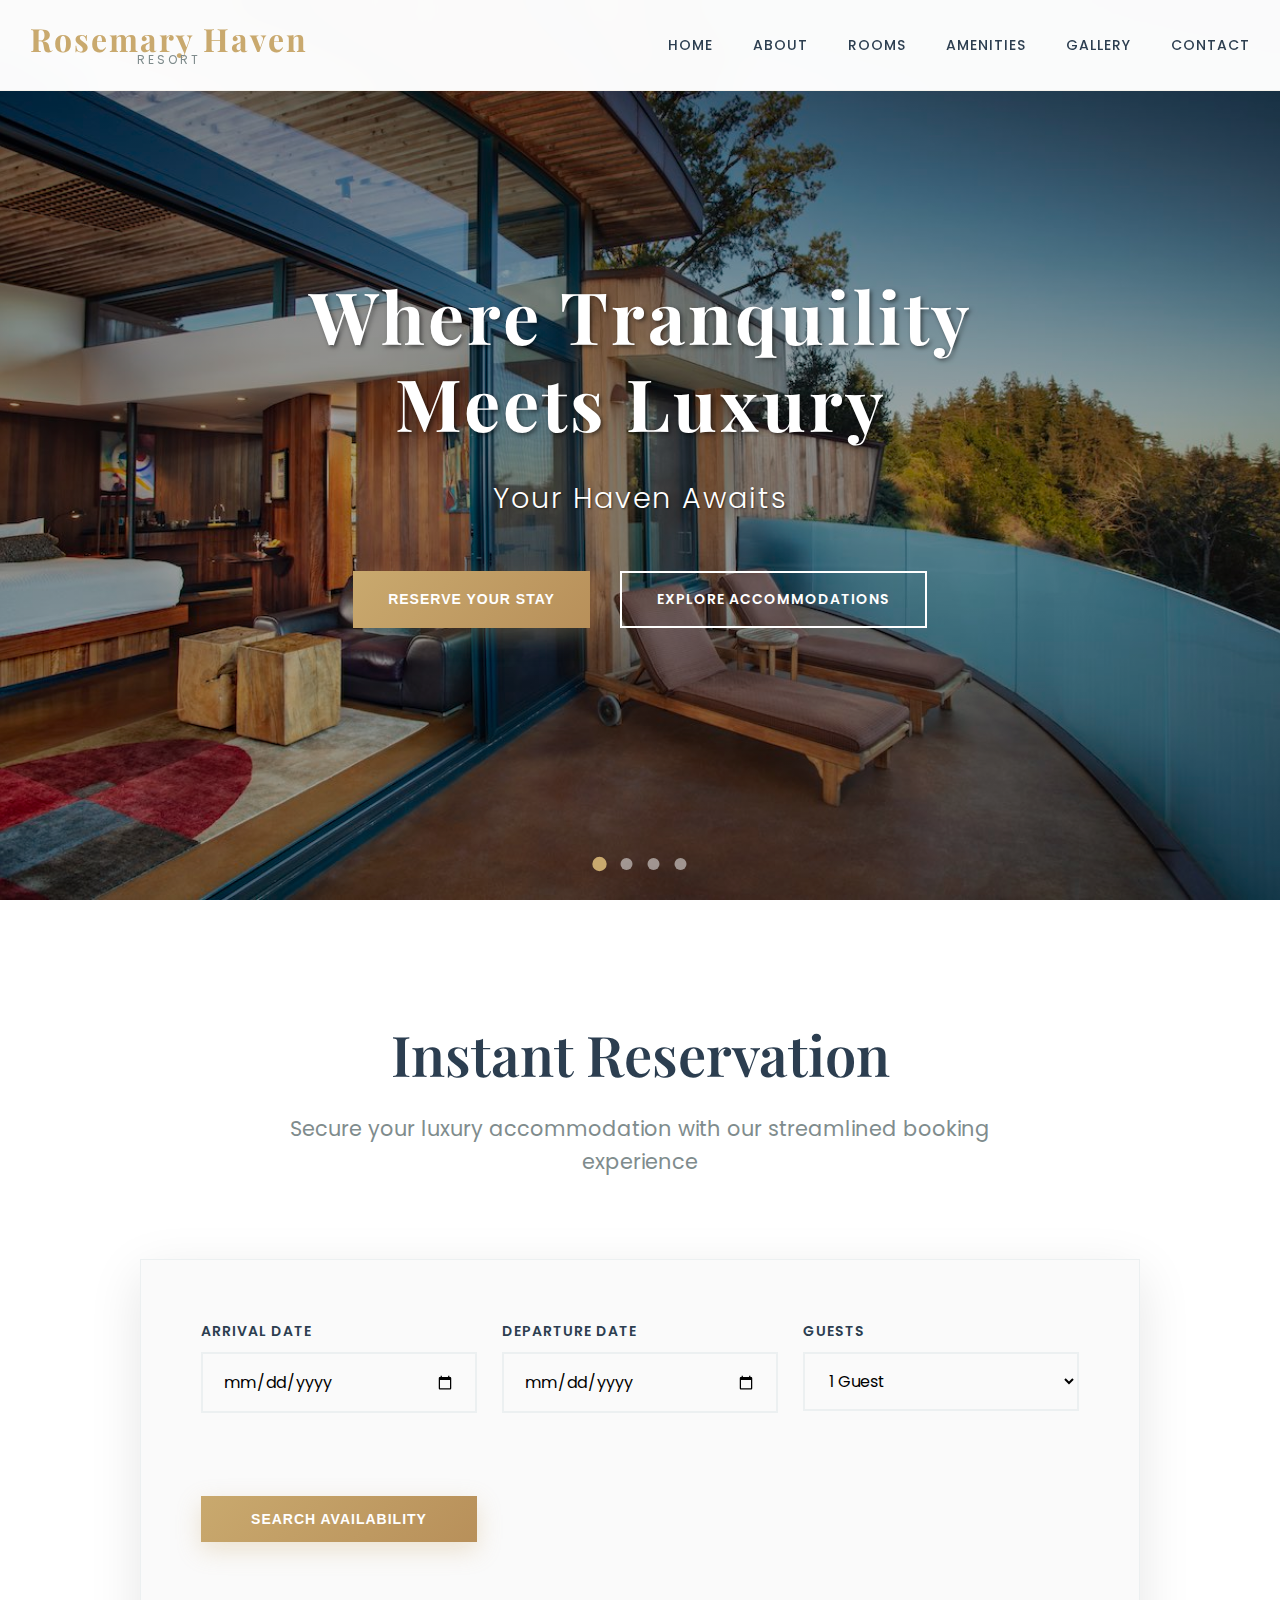
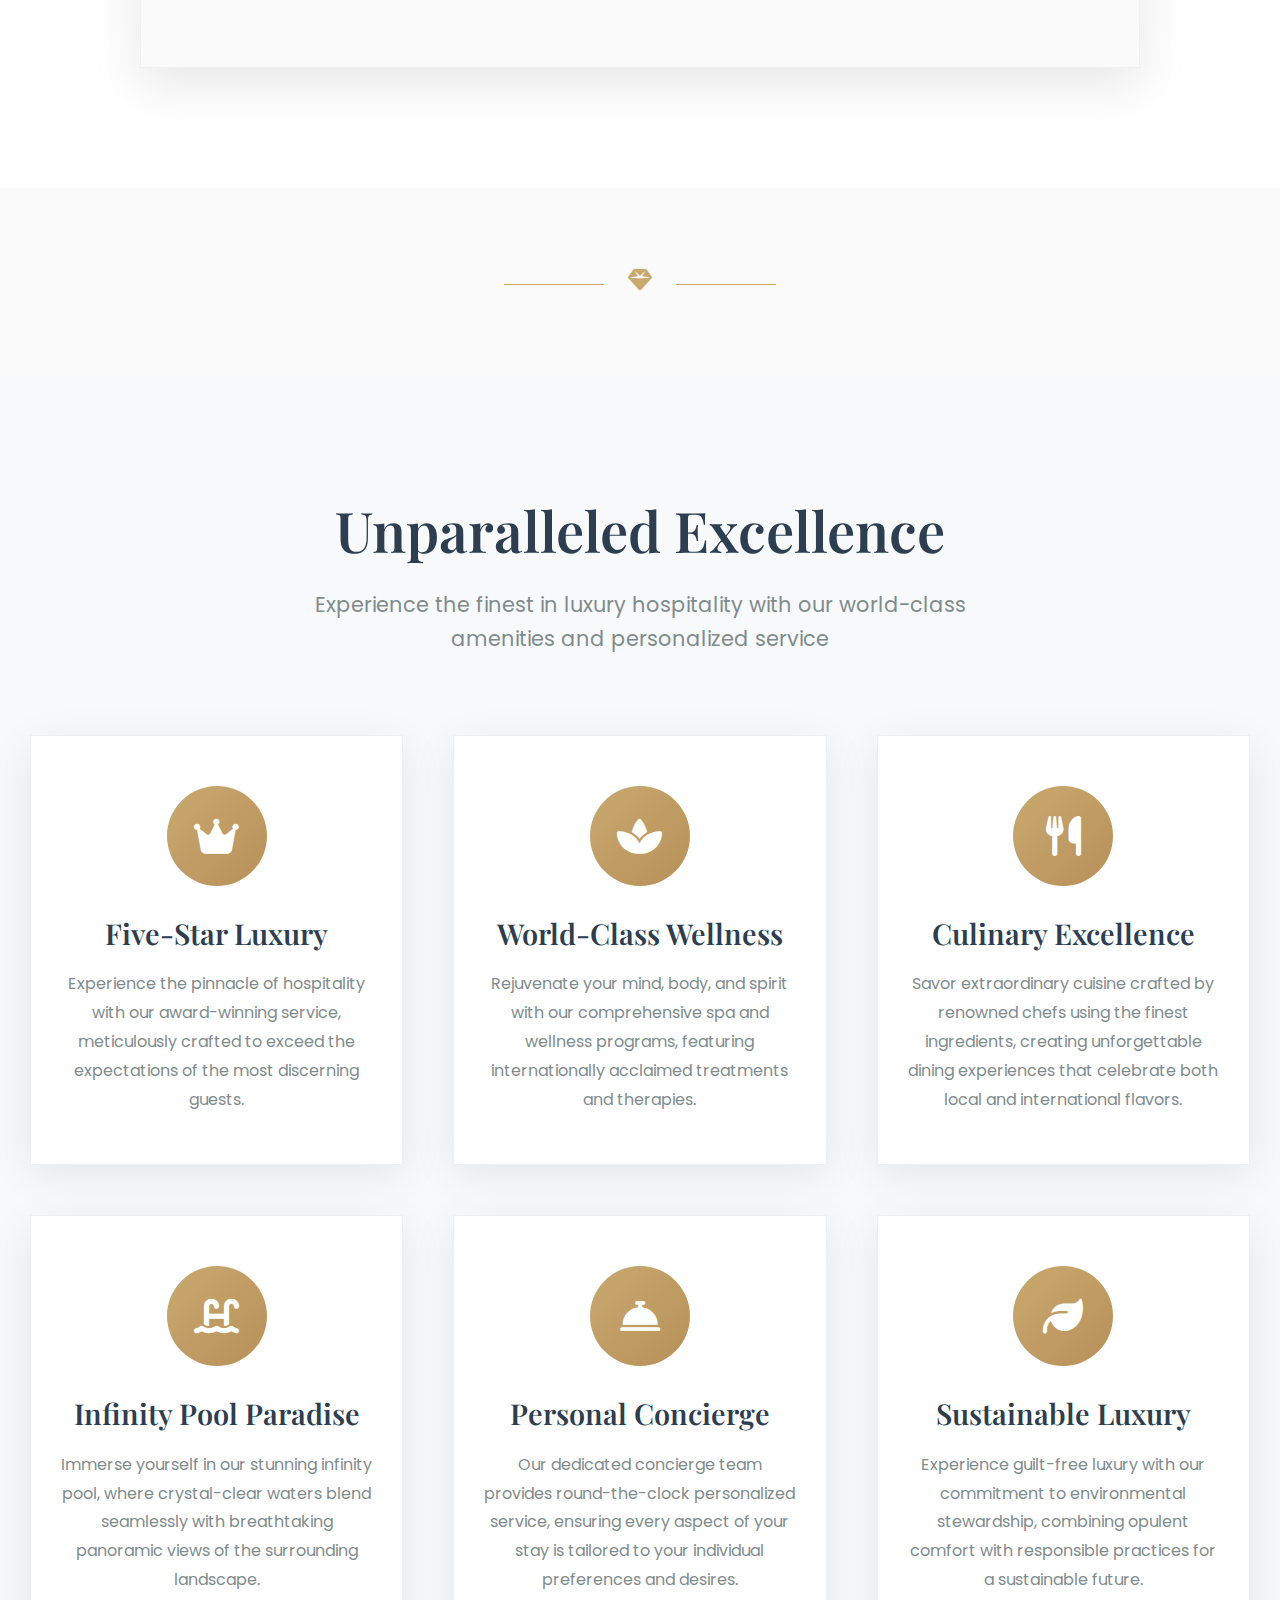
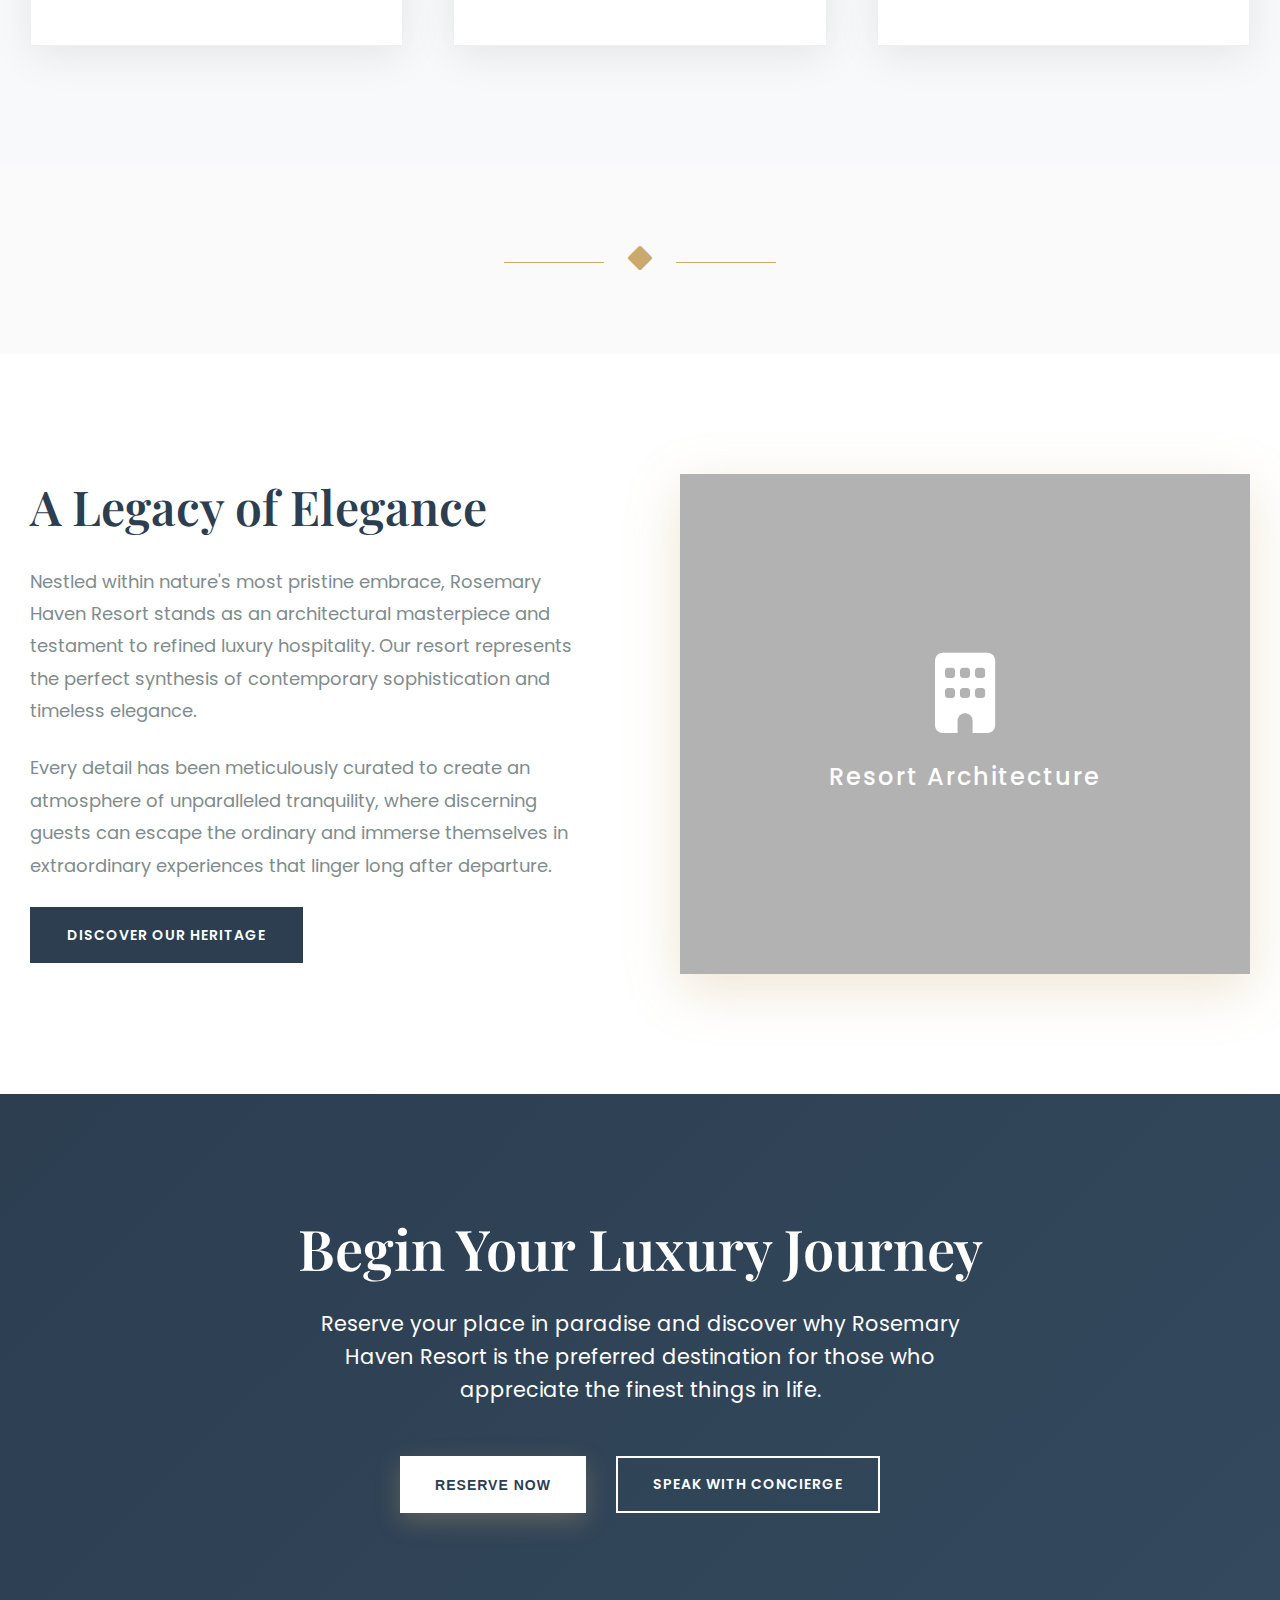
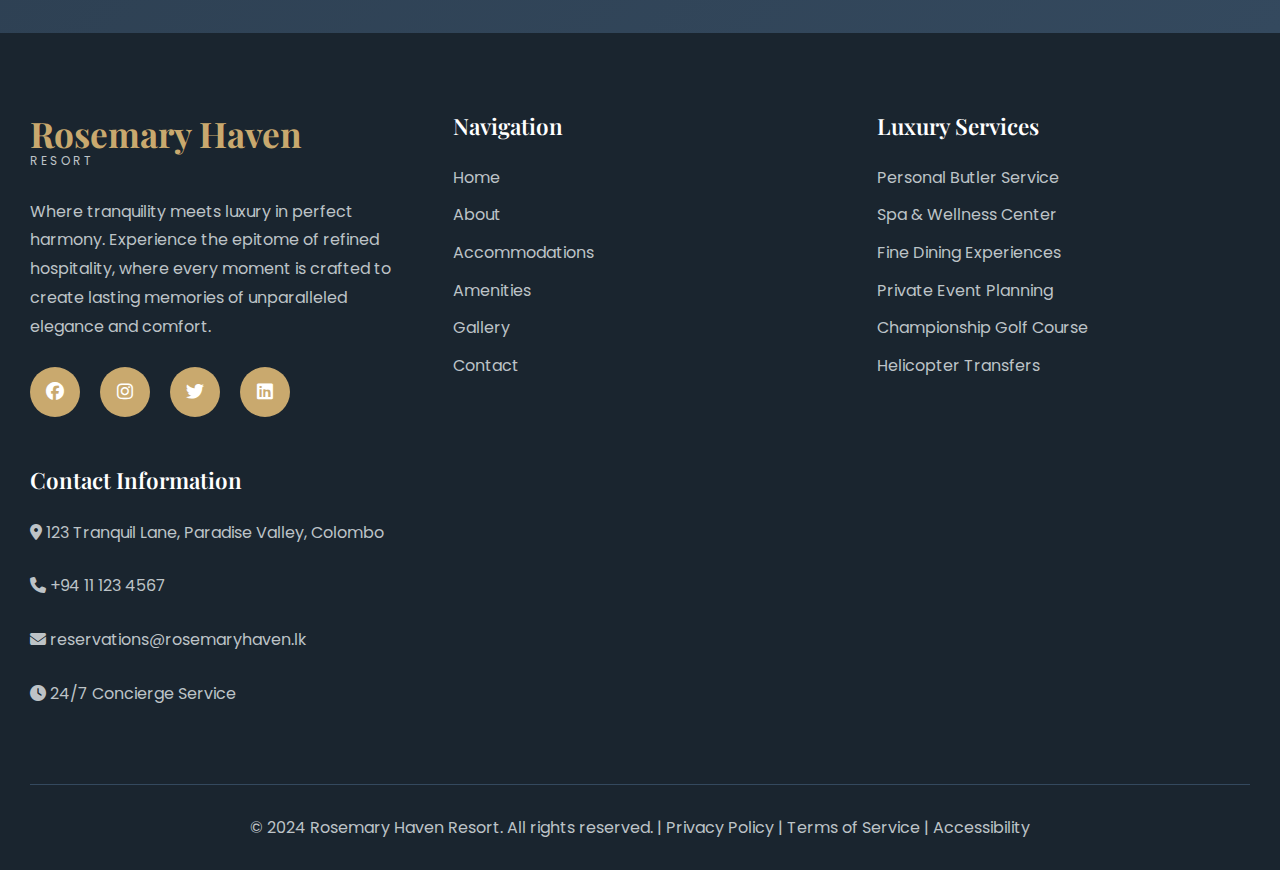
<file: index.html>
<!DOCTYPE html>
<html lang="en">
<head>
    <meta charset="UTF-8">
    <meta name="viewport" content="width=device-width, initial-scale=1.0">
    <title>Rosemary Haven Resort - Where Luxury Meets Paradise</title>
    <link href="https://fonts.googleapis.com/css2?family=Playfair+Display:wght@400;500;600;700&family=Poppins:wght@300;400;500;600;700&display=swap" rel="stylesheet">
    <link rel="stylesheet" href="https://cdnjs.cloudflare.com/ajax/libs/font-awesome/6.4.0/css/all.min.css">
    <link rel="stylesheet" href="https://unpkg.com/aos@2.3.1/dist/aos.css">
    
    <style>
        /* Reset and Base Styles */
        * {
            margin: 0;
            padding: 0;
            box-sizing: border-box;
        }

        html {
            scroll-behavior: smooth;
        }

        body {
            font-family: 'Poppins', sans-serif;
            line-height: 1.6;
            color: #2c3e50;
            overflow-x: hidden;
            background: #fafafa;
        }

        .container {
            max-width: 1400px;
            margin: 0 auto;
            padding: 0 30px;
        }

        /* Typography */
        h1, h2, h3, h4, h5, h6 {
            font-family: 'Playfair Display', serif;
            font-weight: 600;
            line-height: 1.2;
            color: #2c3e50;
        }

        /* Luxury Buttons */
        .btn-primary, .btn-secondary, .btn-luxury {
            padding: 15px 35px;
            border: none;
            border-radius: 0;
            font-size: 14px;
            font-weight: 600;
            letter-spacing: 1px;
            text-transform: uppercase;
            cursor: pointer;
            transition: all 0.4s ease;
            text-decoration: none;
            display: inline-block;
            text-align: center;
            position: relative;
            overflow: hidden;
        }

        .btn-primary {
            background: linear-gradient(135deg, #c9a96e, #b8905a);
            color: white;
            box-shadow: 0 8px 25px rgba(201, 169, 110, 0.3);
        }

        .btn-primary:hover {
            background: linear-gradient(135deg, #b8905a, #a67c52);
            transform: translateY(-3px);
            box-shadow: 0 12px 35px rgba(201, 169, 110, 0.4);
        }

        .btn-secondary {
            background: transparent;
            color: white;
            border: 2px solid white;
        }

        .btn-secondary:hover {
            background: white;
            color: #2c3e50;
            transform: translateY(-3px);
        }

        .btn-luxury {
            background: #2c3e50;
            color: white;
            border: 2px solid #2c3e50;
        }

        .btn-luxury:hover {
            background: transparent;
            color: #2c3e50;
            transform: translateY(-3px);
        }

        /* Header */
        .header {
            position: fixed;
            top: 0;
            left: 0;
            width: 100%;
            background: rgba(255, 255, 255, 0.98);
            backdrop-filter: blur(15px);
            z-index: 1000;
            transition: all 0.3s ease;
            border-bottom: 1px solid rgba(201, 169, 110, 0.1);
        }

        .navbar {
            padding: 20px 0;
        }

        .nav-container {
            display: flex;
            justify-content: space-between;
            align-items: center;
            max-width: 1400px;
            margin: 0 auto;
            padding: 0 30px;
        }

        .logo {
            display: flex;
            flex-direction: column;
            align-items: center;
        }

        .logo h1 {
            font-size: 32px;
            color: #c9a96e;
            margin-bottom: -8px;
            font-weight: 700;
            letter-spacing: 2px;
        }

        .logo span {
            font-size: 12px;
            color: #7f8c8d;
            font-weight: 400;
            letter-spacing: 3px;
            text-transform: uppercase;
        }

        .nav-menu {
            display: flex;
            list-style: none;
            gap: 40px;
        }

        .nav-menu a {
            text-decoration: none;
            color: #2c3e50;
            font-weight: 500;
            font-size: 14px;
            letter-spacing: 1px;
            text-transform: uppercase;
            transition: all 0.3s ease;
            position: relative;
            padding: 10px 0;
        }

        .nav-menu a:hover {
            color: #c9a96e;
        }

        .nav-menu a::after {
            content: '';
            position: absolute;
            bottom: 0;
            left: 50%;
            width: 0;
            height: 2px;
            background: #c9a96e;
            transition: all 0.3s ease;
            transform: translateX(-50%);
        }

        .nav-menu a:hover::after {
            width: 100%;
        }

        .hamburger {
            display: none;
            flex-direction: column;
            cursor: pointer;
        }

        .hamburger span {
            width: 25px;
            height: 2px;
            background: #2c3e50;
            margin: 4px 0;
            transition: 0.3s;
        }

        /* Hero Section with Slideshow */
        .hero {
            height: 100vh;
            display: flex;
            align-items: center;
            justify-content: center;
            text-align: center;
            position: relative;
            overflow: hidden;
        }

        .hero-slideshow {
            position: absolute;
            top: 0;
            left: 0;
            width: 100%;
            height: 100%;
            z-index: -1;
        }

        .hero-slide {
            position: absolute;
            top: 0;
            left: 0;
            width: 100%;
            height: 100%;
            background-size: cover;
            background-position: center;
            background-attachment: fixed;
            opacity: 0;
            transition: opacity 2s ease-in-out;
        }

        .hero-slide.active {
            opacity: 1;
        }

        .hero-slide::before {
            content: '';
            position: absolute;
            top: 0;
            left: 0;
            right: 0;
            bottom: 0;
            background: linear-gradient(rgba(0, 0, 0, 0.4), rgba(0, 0, 0, 0.3));
            z-index: 1;
        }

        .hero-slide:nth-child(1) {
            background-image: url('Post-Ranch-Inn-Photo-Kodiak-Greenwood3.jpg');
        }

        .hero-slide:nth-child(2) {
            background-image: url('35280772.jpg');
        }

        .hero-slide:nth-child(3) {
            background-image: url('https://images.unsplash.com/photo-1506905925346-21bda4d32df4?ixlib=rb-4.0.3&auto=format&fit=crop&w=1920&q=80');
        }

        .hero-slide:nth-child(4) {
            background-image: url('https://images.unsplash.com/photo-1571896349842-33c89424de2d?ixlib=rb-4.0.3&auto=format&fit=crop&w=1920&q=80');
        }

        .slideshow-indicators {
            position: absolute;
            bottom: 30px;
            left: 50%;
            transform: translateX(-50%);
            display: flex;
            gap: 15px;
            z-index: 10;
        }

        .indicator {
            width: 12px;
            height: 12px;
            border-radius: 50%;
            background: rgba(255, 255, 255, 0.5);
            cursor: pointer;
            transition: all 0.3s ease;
        }

        .indicator.active {
            background: #c9a96e;
            transform: scale(1.2);
        }

        .hero-content {
            max-width: 800px;
            padding: 0 30px;
        }

        .hero-content h1 {
            font-size: 4.5rem;
            color: white;
            margin-bottom: 30px;
            text-shadow: 2px 2px 4px rgba(0, 0, 0, 0.5);
            animation: fadeInUp 1s ease;
            font-weight: 700;
            letter-spacing: 3px;
        }

        .hero-content p {
            font-size: 1.8rem;
            color: white;
            margin-bottom: 50px;
            text-shadow: 1px 1px 2px rgba(0, 0, 0, 0.5);
            animation: fadeInUp 1s ease 0.2s both;
            font-weight: 300;
            letter-spacing: 2px;
        }

        .hero-buttons {
            display: flex;
            gap: 30px;
            justify-content: center;
            animation: fadeInUp 1s ease 0.4s both;
        }

        /* Luxury Divider */
        .luxury-divider {
            text-align: center;
            margin: 80px 0;
        }

        .luxury-divider::before {
            content: '';
            display: inline-block;
            width: 100px;
            height: 1px;
            background: #c9a96e;
            margin-right: 20px;
            vertical-align: middle;
        }

        .luxury-divider::after {
            content: '';
            display: inline-block;
            width: 100px;
            height: 1px;
            background: #c9a96e;
            margin-left: 20px;
            vertical-align: middle;
        }

        .luxury-divider i {
            color: #c9a96e;
            font-size: 24px;
        }

        /* Modal Styles */
        .modal {
            display: none;
            position: fixed;
            z-index: 2000;
            left: 0;
            top: 0;
            width: 100%;
            height: 100%;
            background-color: rgba(0, 0, 0, 0.7);
            backdrop-filter: blur(10px);
        }

        .modal-content {
            background-color: white;
            margin: 3% auto;
            padding: 50px;
            border-radius: 0;
            width: 90%;
            max-width: 700px;
            max-height: 90vh;
            overflow-y: auto;
            position: relative;
            box-shadow: 0 25px 80px rgba(0, 0, 0, 0.3);
        }

        .close {
            position: absolute;
            right: 30px;
            top: 30px;
            font-size: 35px;
            font-weight: 300;
            cursor: pointer;
            color: #7f8c8d;
            transition: color 0.3s ease;
        }

        .close:hover {
            color: #c9a96e;
        }

        .booking-form h2 {
            text-align: center;
            margin-bottom: 40px;
            color: #2c3e50;
            font-size: 2.5rem;
            font-weight: 600;
        }

        .form-row {
            display: grid;
            grid-template-columns: 1fr 1fr;
            gap: 25px;
            margin-bottom: 25px;
        }

        .form-group {
            margin-bottom: 25px;
        }

        .form-group label {
            display: block;
            margin-bottom: 10px;
            font-weight: 600;
            color: #2c3e50;
            font-size: 14px;
            letter-spacing: 1px;
            text-transform: uppercase;
        }

        .form-group input,
        .form-group select,
        .form-group textarea {
            width: 100%;
            padding: 15px 20px;
            border: 2px solid #ecf0f1;
            border-radius: 0;
            font-size: 16px;
            transition: all 0.3s ease;
            font-family: 'Poppins', sans-serif;
            background: #fafafa;
        }

        .form-group input:focus,
        .form-group select:focus,
        .form-group textarea:focus {
            outline: none;
            border-color: #c9a96e;
            background: white;
        }

        /* Quick Booking Section */
        .quick-booking {
            padding: 120px 0;
            background: white;
        }

        .booking-widget {
            background: #fafafa;
            padding: 60px;
            border-radius: 0;
            box-shadow: 0 15px 50px rgba(0, 0, 0, 0.1);
            max-width: 1000px;
            margin: 0 auto;
            border: 1px solid #ecf0f1;
        }

        .booking-grid {
            display: grid;
            grid-template-columns: repeat(auto-fit, minmax(220px, 1fr));
            gap: 25px;
            margin-bottom: 40px;
        }

        /* Features Section */
        .features {
            padding: 120px 0;
            background: #f8f9fa;
        }

        .features-grid {
            display: grid;
            grid-template-columns: repeat(auto-fit, minmax(350px, 1fr));
            gap: 50px;
        }

        .feature-card {
            text-align: center;
            padding: 50px 30px;
            background: white;
            border-radius: 0;
            box-shadow: 0 10px 40px rgba(0, 0, 0, 0.08);
            transition: all 0.4s ease;
            border: 1px solid #ecf0f1;
        }

        .feature-card:hover {
            transform: translateY(-10px);
            box-shadow: 0 20px 60px rgba(0, 0, 0, 0.15);
        }

        .feature-icon {
            width: 100px;
            height: 100px;
            background: linear-gradient(135deg, #c9a96e, #b8905a);
            border-radius: 50%;
            display: flex;
            align-items: center;
            justify-content: center;
            margin: 0 auto 30px;
            transition: all 0.4s ease;
        }

        .feature-card:hover .feature-icon {
            transform: scale(1.1);
        }

        .feature-icon i {
            font-size: 2.5rem;
            color: white;
        }

        .feature-card h3 {
            font-size: 1.8rem;
            color: #2c3e50;
            margin-bottom: 20px;
            font-weight: 600;
        }

        .feature-card p {
            color: #7f8c8d;
            line-height: 1.8;
            font-size: 16px;
        }

        /* About Preview Section */
        .about-preview {
            padding: 120px 0;
            background: white;
        }

        .about-content {
            display: grid;
            grid-template-columns: 1fr 1fr;
            gap: 80px;
            align-items: center;
        }

        .about-text h3 {
            font-size: 3rem;
            color: #2c3e50;
            margin-bottom: 30px;
            font-weight: 600;
        }

        .about-text p {
            font-size: 18px;
            color: #7f8c8d;
            margin-bottom: 25px;
            line-height: 1.8;
        }

        .about-image {
            display: flex;
            justify-content: center;
            align-items: center;
        }

        .image-placeholder {
            width: 100%;
            height: 500px;
            background-size: cover;
            background-position: center;
            border-radius: 0;
            display: flex;
            flex-direction: column;
            justify-content: center;
            align-items: center;
            color: white;
            box-shadow: 0 15px 50px rgba(201, 169, 110, 0.3);
            position: relative;
            overflow: hidden;
        }

        .image-placeholder::before {
            content: '';
            position: absolute;
            top: 0;
            left: 0;
            right: 0;
            bottom: 0;
            background: rgba(0, 0, 0, 0.3);
        }

        .image-placeholder i {
            font-size: 5rem;
            margin-bottom: 25px;
            position: relative;
            z-index: 1;
        }

        .image-placeholder p {
            font-size: 1.5rem;
            font-weight: 500;
            position: relative;
            z-index: 1;
            letter-spacing: 2px;
        }

        /* Section Headers */
        .section-header {
            text-align: center;
            margin-bottom: 80px;
        }

        .section-header h2 {
            font-size: 3.5rem;
            color: #2c3e50;
            margin-bottom: 25px;
            font-weight: 600;
        }

        .section-header p {
            font-size: 1.3rem;
            color: #7f8c8d;
            max-width: 700px;
            margin: 0 auto;
            line-height: 1.6;
        }

        /* CTA Section */
        .cta {
            padding: 120px 0;
            background: linear-gradient(135deg, #2c3e50, #34495e);
            color: white;
            text-align: center;
        }

        .cta h2 {
            font-size: 3.5rem;
            margin-bottom: 25px;
            color: white;
            font-weight: 600;
        }

        .cta p {
            font-size: 1.3rem;
            margin-bottom: 50px;
            max-width: 700px;
            margin-left: auto;
            margin-right: auto;
            line-height: 1.6;
        }

        /* Footer */
        .footer {
            background: #1a252f;
            color: white;
            padding: 80px 0 30px;
        }

        .footer-content {
            display: grid;
            grid-template-columns: repeat(auto-fit, minmax(280px, 1fr));
            gap: 50px;
            margin-bottom: 50px;
        }

        .footer-logo h3 {
            font-size: 2.2rem;
            color: #c9a96e;
            margin-bottom: -8px;
            font-weight: 700;
        }

        .footer-logo span {
            font-size: 12px;
            color: #bdc3c7;
            letter-spacing: 3px;
            text-transform: uppercase;
        }

        .footer-section p {
            color: #bdc3c7;
            line-height: 1.8;
            margin: 25px 0;
            font-size: 16px;
        }

        .footer-section h4 {
            font-size: 1.4rem;
            margin-bottom: 25px;
            color: white;
            font-weight: 600;
        }

        .footer-section ul {
            list-style: none;
        }

        .footer-section ul li {
            margin-bottom: 12px;
        }

        .footer-section ul li a {
            color: #bdc3c7;
            text-decoration: none;
            transition: color 0.3s ease;
            font-size: 16px;
        }

        .footer-section ul li a:hover {
            color: #c9a96e;
        }

        .social-links {
            display: flex;
            gap: 20px;
            margin-top: 25px;
        }

        .social-links a {
            width: 50px;
            height: 50px;
            background: #c9a96e;
            border-radius: 50%;
            display: flex;
            align-items: center;
            justify-content: center;
            color: white;
            text-decoration: none;
            transition: all 0.3s ease;
            font-size: 18px;
        }

        .social-links a:hover {
            background: #b8905a;
            transform: translateY(-3px);
        }

        .footer-bottom {
            border-top: 1px solid #34495e;
            padding-top: 30px;
            text-align: center;
            color: #bdc3c7;
            font-size: 16px;
        }

        /* Pricing Display */
        .pricing-display {
            background: linear-gradient(135deg, #c9a96e, #b8905a);
            color: white;
            padding: 20px;
            border-radius: 0;
            margin-top: 20px;
            text-align: center;
            border: none;
        }

        .pricing-display h4 {
            font-size: 1.8rem;
            margin-bottom: 10px;
            color: white;
        }

        .pricing-display .total-price {
            font-size: 2.5rem;
            font-weight: 700;
            margin-bottom: 5px;
        }

        .pricing-display .price-breakdown {
            font-size: 14px;
            opacity: 0.9;
        }

        /* Animations */
        @keyframes fadeInUp {
            from {
                opacity: 0;
                transform: translateY(50px);
            }
            to {
                opacity: 1;
                transform: translateY(0);
            }
        }

        /* Responsive Design */
        @media (max-width: 768px) {
            .hamburger {
                display: flex;
            }
            
            .nav-menu {
                position: fixed;
                left: -100%;
                top: 90px;
                flex-direction: column;
                background-color: white;
                width: 100%;
                text-align: center;
                transition: 0.3s;
                box-shadow: 0 10px 27px rgba(0, 0, 0, 0.05);
                padding: 30px 0;
                gap: 20px;
            }
            
            .nav-menu.active {
                left: 0;
            }
            
            .hero-content h1 {
                font-size: 3rem;
            }
            
            .hero-content p {
                font-size: 1.3rem;
            }
            
            .hero-buttons {
                flex-direction: column;
                align-items: center;
                gap: 20px;
            }
            
            .section-header h2 {
                font-size: 2.5rem;
            }
            
            .form-row {
                grid-template-columns: 1fr;
            }
            
            .booking-grid {
                grid-template-columns: 1fr;
            }

            .about-content {
                grid-template-columns: 1fr;
                gap: 50px;
            }

            .container {
                padding: 0 20px;
            }

            .nav-container {
                padding: 0 20px;
            }
        }

        @media (max-width: 480px) {
            .modal-content {
                margin: 10% auto;
                padding: 30px 20px;
            }
            
            .hero-content h1 {
                font-size: 2.2rem;
            }

            .booking-widget {
                padding: 40px 30px;
            }
        }

        /* Custom scrollbar */
        ::-webkit-scrollbar {
            width: 10px;
        }

        ::-webkit-scrollbar-track {
            background: #ecf0f1;
        }

        ::-webkit-scrollbar-thumb {
            background: #c9a96e;
            border-radius: 5px;
        }

        ::-webkit-scrollbar-thumb:hover {
            background: #b8905a;
        }
    </style>
</head>
<body>
    <!-- Header -->
    <header class="header">
        <nav class="navbar">
            <div class="nav-container">
                <div class="logo">
                    <h1>Rosemary Haven</h1>
                    <span>Resort</span>
                </div>
                <ul class="nav-menu">
                    <li><a href="index.html">Home</a></li>
                    <li><a href="about.html">About</a></li>
                    <li><a href="rooms.html">Rooms</a></li>
                    <li><a href="amenities.html">Amenities</a></li>
                    <li><a href="gallery.html">Gallery</a></li>
                    <li><a href="contact.html">Contact</a></li>
                </ul>
                <div class="hamburger">
                    <span></span>
                    <span></span>
                    <span></span>
                </div>
            </div>
        </nav>
    </header>

    <!-- Hero Section with Slideshow -->
    <section class="hero">
        <div class="hero-slideshow">
            <div class="hero-slide active"></div>
            <div class="hero-slide"></div>
            <div class="hero-slide"></div>
            <div class="hero-slide"></div>
        </div>
        <div class="hero-content">
            <h1>Where Tranquility Meets Luxury</h1>
            <p>Your Haven Awaits</p>
            <div class="hero-buttons">
                <button class="btn-primary" onclick="openBookingModal()">Reserve Your Stay</button>
                <a href="rooms.html" class="btn-secondary">Explore Accommodations</a>
            </div>
        </div>
        <div class="slideshow-indicators">
            <div class="indicator active" onclick="currentSlide(1)"></div>
            <div class="indicator" onclick="currentSlide(2)"></div>
            <div class="indicator" onclick="currentSlide(3)"></div>
            <div class="indicator" onclick="currentSlide(4)"></div>
        </div>
    </section>

    <!-- Booking Modal -->
    <div id="bookingModal" class="modal">
        <div class="modal-content">
            <span class="close">&times;</span>
            <h2>Reserve Your Luxury Experience</h2>
            <form id="bookingForm" class="booking-form">
                <div class="form-row">
                    <div class="form-group">
                        <label for="checkin">Arrival Date</label>
                        <input type="date" id="checkin" name="checkin" required>
                    </div>
                    <div class="form-group">
                        <label for="checkout">Departure Date</label>
                        <input type="date" id="checkout" name="checkout" required>
                    </div>
                </div>
                <div class="form-row">
                    <div class="form-group">
                        <label for="guests">Number of Guests</label>
                        <select id="guests" name="guests" required>
                            <option value="">Select Guests</option>
                            <option value="1">1 Guest</option>
                            <option value="2">2 Guests</option>
                            <option value="3">3 Guests</option>
                            <option value="4">4 Guests</option>
                            <option value="5+">5+ Guests</option>
                        </select>
                    </div>
                    <div class="form-group">
                        <label for="roomType">Accommodation Type</label>
                        <select id="roomType" name="roomType" required>
                            <option value="">Select Accommodation</option>
                            <option value="deluxe">Deluxe Room - From Rs. 6,000/night</option>
                            <option value="suite">Executive Suite - From Rs. 9,500/night</option>
                            <option value="villa">Private Villa - From Rs. 14,000/night</option>
                            <option value="presidential">Presidential Suite - From Rs. 18,000/night</option>
                        </select>
                    </div>
                </div>
                <div class="form-group">
                    <label for="name">Full Name</label>
                    <input type="text" id="name" name="name" required>
                </div>
                <div class="form-group">
                    <label for="email">Email Address</label>
                    <input type="email" id="email" name="email" required>
                </div>
                <div class="form-group">
                    <label for="phone">Phone Number</label>
                    <input type="tel" id="phone" name="phone" required>
                </div>
                <div class="form-group">
                    <label for="requests">Special Requests</label>
                    <textarea id="requests" name="requests" rows="4" placeholder="Please share any special requirements or preferences for your stay..."></textarea>
                </div>
                <div id="pricingDisplay"></div>
                <button type="submit" class="btn-primary" style="width: 100%; margin-top: 20px;">Confirm Reservation</button>
            </form>
        </div>
    </div>

    <!-- Quick Booking Section -->
    <section class="quick-booking">
        <div class="container">
            <div class="section-header">
                <h2>Instant Reservation</h2>
                <p>Secure your luxury accommodation with our streamlined booking experience</p>
            </div>
            <div class="booking-widget">
                <div class="booking-grid">
                    <div class="form-group">
                        <label>Arrival Date</label>
                        <input type="date" id="quickCheckin">
                    </div>
                    <div class="form-group">
                        <label>Departure Date</label>
                        <input type="date" id="quickCheckout">
                    </div>
                    <div class="form-group">
                        <label>Guests</label>
                        <select id="quickGuests">
                            <option value="1">1 Guest</option>
                            <option value="2">2 Guests</option>
                            <option value="3">3 Guests</option>
                            <option value="4">4 Guests</option>
                            <option value="5+">5+ Guests</option>
                        </select>
                    </div>
                    <div class="form-group">
                        <label>&nbsp;</label>
                        <button class="btn-primary" onclick="searchRooms()" style="width: 100%;">Search Availability</button>
                    </div>
                </div>
            </div>
        </div>
    </section>

    <div class="luxury-divider">
        <i class="fas fa-gem"></i>
    </div>

    <!-- Features Section -->
    <section class="features">
        <div class="container">
            <div class="section-header">
                <h2>Unparalleled Excellence</h2>
                <p>Experience the finest in luxury hospitality with our world-class amenities and personalized service</p>
            </div>
            <div class="features-grid">
                <div class="feature-card">
                    <div class="feature-icon">
                        <i class="fas fa-crown"></i>
                    </div>
                    <h3>Five-Star Luxury</h3>
                    <p>Experience the pinnacle of hospitality with our award-winning service, meticulously crafted to exceed the expectations of the most discerning guests.</p>
                </div>
                <div class="feature-card">
                    <div class="feature-icon">
                        <i class="fas fa-spa"></i>
                    </div>
                    <h3>World-Class Wellness</h3>
                    <p>Rejuvenate your mind, body, and spirit with our comprehensive spa and wellness programs, featuring internationally acclaimed treatments and therapies.</p>
                </div>
                <div class="feature-card">
                    <div class="feature-icon">
                        <i class="fas fa-utensils"></i>
                    </div>
                    <h3>Culinary Excellence</h3>
                    <p>Savor extraordinary cuisine crafted by renowned chefs using the finest ingredients, creating unforgettable dining experiences that celebrate both local and international flavors.</p>
                </div>
                <div class="feature-card">
                    <div class="feature-icon">
                        <i class="fas fa-swimming-pool"></i>
                    </div>
                    <h3>Infinity Pool Paradise</h3>
                    <p>Immerse yourself in our stunning infinity pool, where crystal-clear waters blend seamlessly with breathtaking panoramic views of the surrounding landscape.</p>
                </div>
                <div class="feature-card">
                    <div class="feature-icon">
                        <i class="fas fa-concierge-bell"></i>
                    </div>
                    <h3>Personal Concierge</h3>
                    <p>Our dedicated concierge team provides round-the-clock personalized service, ensuring every aspect of your stay is tailored to your individual preferences and desires.</p>
                </div>
                <div class="feature-card">
                    <div class="feature-icon">
                        <i class="fas fa-leaf"></i>
                    </div>
                    <h3>Sustainable Luxury</h3>
                    <p>Experience guilt-free luxury with our commitment to environmental stewardship, combining opulent comfort with responsible practices for a sustainable future.</p>
                </div>
            </div>
        </div>
    </section>

    <div class="luxury-divider">
        <i class="fas fa-diamond"></i>
    </div>

    <!-- About Preview Section -->
    <section class="about-preview">
        <div class="container">
            <div class="about-content">
                <div class="about-text">
                    <h3>A Legacy of Elegance</h3>
                    <p>Nestled within nature's most pristine embrace, Rosemary Haven Resort stands as an architectural masterpiece and testament to refined luxury hospitality. Our resort represents the perfect synthesis of contemporary sophistication and timeless elegance.</p>
                    <p>Every detail has been meticulously curated to create an atmosphere of unparalleled tranquility, where discerning guests can escape the ordinary and immerse themselves in extraordinary experiences that linger long after departure.</p>
                    <a href="about.html" class="btn-luxury">Discover Our Heritage</a>
                </div>
                <div class="about-image">
                    <div class="image-placeholder" style="background-image: url('https://images.unsplash.com/photo-1571896349842-33c89424de2d?ixlib=rb-4.0.3&auto=format&fit=crop&w=800&q=80');">
                        <i class="fas fa-building"></i>
                        <p>Resort Architecture</p>
                    </div>
                </div>
            </div>
        </div>
    </section>

    <!-- CTA Section -->
    <section class="cta">
        <div class="container">
            <h2>Begin Your Luxury Journey</h2>
            <p>Reserve your place in paradise and discover why Rosemary Haven Resort is the preferred destination for those who appreciate the finest things in life.</p>
            <div style="display: flex; gap: 30px; justify-content: center; flex-wrap: wrap;">
                <button class="btn-primary" onclick="openBookingModal()" style="background: white; color: #2c3e50;">Reserve Now</button>
                <a href="contact.html" class="btn-secondary">Speak with Concierge</a>
            </div>
        </div>
    </section>

    <!-- Footer -->
    <footer class="footer">
        <div class="container">
            <div class="footer-content">
                <div class="footer-section">
                    <div class="footer-logo">
                        <h3>Rosemary Haven</h3>
                        <span>Resort</span>
                    </div>
                    <p>Where tranquility meets luxury in perfect harmony. Experience the epitome of refined hospitality, where every moment is crafted to create lasting memories of unparalleled elegance and comfort.</p>
                    <div class="social-links">
                        <a href="#" aria-label="Facebook"><i class="fab fa-facebook"></i></a>
                        <a href="#" aria-label="Instagram"><i class="fab fa-instagram"></i></a>
                        <a href="#" aria-label="Twitter"><i class="fab fa-twitter"></i></a>
                        <a href="#" aria-label="LinkedIn"><i class="fab fa-linkedin"></i></a>
                    </div>
                </div>
                <div class="footer-section">
                    <h4>Navigation</h4>
                    <ul>
                        <li><a href="index.html">Home</a></li>
                        <li><a href="about.html">About</a></li>
                        <li><a href="rooms.html">Accommodations</a></li>
                        <li><a href="amenities.html">Amenities</a></li>
                        <li><a href="gallery.html">Gallery</a></li>
                        <li><a href="contact.html">Contact</a></li>
                    </ul>
                </div>
                <div class="footer-section">
                    <h4>Luxury Services</h4>
                    <ul>
                        <li><a href="#">Personal Butler Service</a></li>
                        <li><a href="#">Spa & Wellness Center</a></li>
                        <li><a href="#">Fine Dining Experiences</a></li>
                        <li><a href="#">Private Event Planning</a></li>
                        <li><a href="#">Championship Golf Course</a></li>
                        <li><a href="#">Helicopter Transfers</a></li>
                    </ul>
                </div>
                <div class="footer-section">
                    <h4>Contact Information</h4>
                    <p><i class="fas fa-map-marker-alt"></i> 123 Tranquil Lane, Paradise Valley, Colombo</p>
                    <p><i class="fas fa-phone"></i> +94 11 123 4567</p>
                    <p><i class="fas fa-envelope"></i> reservations@rosemaryhaven.lk</p>
                    <p><i class="fas fa-clock"></i> 24/7 Concierge Service</p>
                </div>
            </div>
            <div class="footer-bottom">
                <p>&copy; 2024 Rosemary Haven Resort. All rights reserved. | Privacy Policy | Terms of Service | Accessibility</p>
            </div>
        </div>
    </footer>

    <script>
        // Hero Slideshow Functionality
        let slideIndex = 1;
        let slideInterval;

        function showSlides(n) {
            const slides = document.querySelectorAll('.hero-slide');
            const indicators = document.querySelectorAll('.indicator');
            
            if (n > slides.length) { slideIndex = 1; }
            if (n < 1) { slideIndex = slides.length; }
            
            slides.forEach(slide => slide.classList.remove('active'));
            indicators.forEach(indicator => indicator.classList.remove('active'));
            
            slides[slideIndex - 1].classList.add('active');
            indicators[slideIndex - 1].classList.add('active');
        }

        function currentSlide(n) {
            clearInterval(slideInterval);
            slideIndex = n;
            showSlides(slideIndex);
            startSlideshow();
        }

        function nextSlide() {
            slideIndex++;
            showSlides(slideIndex);
        }

        function startSlideshow() {
            slideInterval = setInterval(nextSlide, 5000); // Change slide every 5 seconds
        }

        // Initialize slideshow
        document.addEventListener('DOMContentLoaded', function() {
            showSlides(slideIndex);
            startSlideshow();
        });

        // Dynamic Pricing System (Sri Lankan Rupees)
        const roomPrices = {
            deluxe: {
                base: 89700,
                weekend: 104700,
                peak: 119700,
                holiday: 134700
            },
            suite: {
                base: 149700,
                weekend: 179700,
                peak: 209700,
                holiday: 239700
            },
            villa: {
                base: 269700,
                weekend: 329700,
                peak: 389700,
                holiday: 449700
            },
            presidential: {
                base: 479700,
                weekend: 569700,
                peak: 659700,
                holiday: 749700
            }
        };

        // Seasonal pricing multipliers
        const seasonalRates = {
            peak: ['2024-06-15', '2024-08-31', '2024-12-20', '2025-01-05'],
            holiday: ['2024-12-24', '2024-12-26', '2024-12-31', '2025-01-01'],
            weekend: [5, 6] // Friday, Saturday
        };

        function calculatePrice(roomType, checkinDate, checkoutDate) {
            if (!roomType || !checkinDate || !checkoutDate) return null;

            const checkin = new Date(checkinDate);
            const checkout = new Date(checkoutDate);
            const nights = Math.ceil((checkout - checkin) / (1000 * 60 * 60 * 24));
            
            if (nights <= 0) return null;

            let totalCost = 0;
            const currentDate = new Date(checkin);

            for (let i = 0; i < nights; i++) {
                let dailyRate = roomPrices[roomType].base;
                const dayOfWeek = currentDate.getDay();
                const dateString = currentDate.toISOString().split('T')[0];

                // Check for holiday rates
                if (seasonalRates.holiday.includes(dateString)) {
                    dailyRate = roomPrices[roomType].holiday;
                }
                // Check for peak season
                else if (isInPeakSeason(dateString)) {
                    dailyRate = roomPrices[roomType].peak;
                }
                // Check for weekend rates
                else if (seasonalRates.weekend.includes(dayOfWeek)) {
                    dailyRate = roomPrices[roomType].weekend;
                }

                totalCost += dailyRate;
                currentDate.setDate(currentDate.getDate() + 1);
            }

            return {
                totalCost,
                nights,
                averageRate: Math.round(totalCost / nights)
            };
        }

        function isInPeakSeason(dateString) {
            const date = new Date(dateString);
            const peakStart = new Date('2024-06-15');
            const peakEnd = new Date('2024-08-31');
            const winterStart = new Date('2024-12-20');
            const winterEnd = new Date('2025-01-05');
            
            return (date >= peakStart && date <= peakEnd) || 
                   (date >= winterStart && date <= winterEnd);
        }

        function updatePricingDisplay() {
            const checkin = document.getElementById('checkin').value;
            const checkout = document.getElementById('checkout').value;
            const roomType = document.getElementById('roomType').value;
            
            const pricingDiv = document.getElementById('pricingDisplay');
            
            if (checkin && checkout && roomType) {
                const pricing = calculatePrice(roomType, checkin, checkout);
                
                if (pricing) {
                    pricingDiv.innerHTML = `
                        <div class="pricing-display">
                            <h4>Estimated Total</h4>
                            <div class="total-price">Rs. ${pricing.totalCost.toLocaleString()}</div>
                            <div class="price-breakdown">
                                ${pricing.nights} night${pricing.nights > 1 ? 's' : ''} • Average Rs. ${pricing.averageRate.toLocaleString()}/night
                            </div>
                        </div>
                    `;
                } else {
                    pricingDiv.innerHTML = '';
                }
            } else {
                pricingDiv.innerHTML = '';
            }
        }

        // Mobile Navigation Toggle
        const hamburger = document.querySelector('.hamburger');
        const navMenu = document.querySelector('.nav-menu');

        hamburger.addEventListener('click', () => {
            hamburger.classList.toggle('active');
            navMenu.classList.toggle('active');
        });

        // Close mobile menu when clicking on a link
        document.querySelectorAll('.nav-menu a').forEach(link => {
            link.addEventListener('click', () => {
                hamburger.classList.remove('active');
                navMenu.classList.remove('active');
            });
        });

        // Header scroll effect
        window.addEventListener('scroll', () => {
            const header = document.querySelector('.header');
            if (window.scrollY > 100) {
                header.style.background = 'rgba(255, 255, 255, 0.98)';
                header.style.boxShadow = '0 2px 20px rgba(0, 0, 0, 0.1)';
            } else {
                header.style.background = 'rgba(255, 255, 255, 0.98)';
                header.style.boxShadow = 'none';
            }
        });

        // Booking Modal Functionality
        const modal = document.getElementById('bookingModal');
        const closeBtn = document.querySelector('.close');

        function openBookingModal() {
            modal.style.display = 'block';
            document.body.style.overflow = 'hidden';
            
            // Set minimum date to today
            const today = new Date().toISOString().split('T')[0];
            document.getElementById('checkin').min = today;
            document.getElementById('checkout').min = today;
        }

        function closeBookingModal() {
            modal.style.display = 'none';
            document.body.style.overflow = 'auto';
        }

        // Close modal when clicking the X
        closeBtn.addEventListener('click', closeBookingModal);

        // Close modal when clicking outside
        window.addEventListener('click', (e) => {
            if (e.target === modal) {
                closeBookingModal();
            }
        });

        // Date validation and pricing update
        document.getElementById('checkin').addEventListener('change', function() {
            const checkinDate = new Date(this.value);
            const checkoutInput = document.getElementById('checkout');
            
            // Set minimum checkout date to the day after check-in
            const minCheckout = new Date(checkinDate);
            minCheckout.setDate(minCheckout.getDate() + 1);
            checkoutInput.min = minCheckout.toISOString().split('T')[0];
            
            // Clear checkout if it's before the new minimum
            if (checkoutInput.value && new Date(checkoutInput.value) <= checkinDate) {
                checkoutInput.value = '';
            }
            
            updatePricingDisplay();
        });

        document.getElementById('checkout').addEventListener('change', updatePricingDisplay);
        document.getElementById('roomType').addEventListener('change', updatePricingDisplay);

        // Booking form submission
        document.getElementById('bookingForm').addEventListener('submit', function(e) {
            e.preventDefault();
            
            // Get form data
            const formData = new FormData(this);
            const bookingData = {};
            
            for (let [key, value] of formData.entries()) {
                bookingData[key] = value;
            }
            
            // Validate dates
            const checkinDate = new Date(bookingData.checkin);
            const checkoutDate = new Date(bookingData.checkout);
            
            if (checkoutDate <= checkinDate) {
                alert('Departure date must be after arrival date.');
                return;
            }
            
            // Calculate pricing
            const pricing = calculatePrice(bookingData.roomType, bookingData.checkin, bookingData.checkout);
            
            if (!pricing) {
                alert('Please select valid dates and room type.');
                return;
            }
            
            // Show confirmation
            const confirmation = `
                RESERVATION CONFIRMATION
                ═══════════════════════════════
                
                Guest: ${bookingData.name}
                Email: ${bookingData.email}
                Phone: ${bookingData.phone}
                
                Arrival: ${formatDate(checkinDate)}
                Departure: ${formatDate(checkoutDate)}
                Duration: ${pricing.nights} night${pricing.nights > 1 ? 's' : ''}
                
                Accommodation: ${getRoomName(bookingData.roomType)}
                Guests: ${bookingData.guests}
                
                Total Investment: Rs. ${pricing.totalCost.toLocaleString()}
                Average Rate: Rs. ${pricing.averageRate.toLocaleString()}/night
                
                ${bookingData.requests ? 'Special Requests: ' + bookingData.requests : ''}
                
                Thank you for choosing Rosemary Haven Resort.
                A confirmation will be sent to ${bookingData.email}
                
                Reservation Reference: RH${Date.now().toString().slice(-6)}
            `;
            
            alert(confirmation);
            
            // Reset form and close modal
            this.reset();
            document.getElementById('pricingDisplay').innerHTML = '';
            closeBookingModal();
        });

        // Quick booking search
        function searchRooms() {
            const checkin = document.getElementById('quickCheckin').value;
            const checkout = document.getElementById('quickCheckout').value;
            const guests = document.getElementById('quickGuests').value;
            
            if (!checkin || !checkout) {
                alert('Please select arrival and departure dates.');
                return;
            }
            
            if (new Date(checkout) <= new Date(checkin)) {
                alert('Departure date must be after arrival date.');
                return;
            }
            
            // Redirect to rooms page with parameters
            window.location.href = `rooms.html?checkin=${checkin}&checkout=${checkout}&guests=${guests}`;
        }

        // Utility functions
        function formatDate(date) {
            return date.toLocaleDateString('en-US', {
                weekday: 'long',
                year: 'numeric',
                month: 'long',
                day: 'numeric'
            });
        }

        function getRoomName(roomType) {
            const roomNames = {
                'deluxe': 'Deluxe Room',
                'suite': 'Executive Suite',
                'villa': 'Private Villa',
                'presidential': 'Presidential Suite'
            };
            return roomNames[roomType] || roomType;
        }

        // Set minimum dates for quick booking
        document.addEventListener('DOMContentLoaded', function() {
            const today = new Date().toISOString().split('T')[0];
            document.getElementById('quickCheckin').min = today;
            document.getElementById('quickCheckout').min = today;
            
            // Add change event for quick booking dates
            document.getElementById('quickCheckin').addEventListener('change', function() {
                const checkinDate = new Date(this.value);
                const checkoutInput = document.getElementById('quickCheckout');
                
                const minCheckout = new Date(checkinDate);
                minCheckout.setDate(minCheckout.getDate() + 1);
                checkoutInput.min = minCheckout.toISOString().split('T')[0];
                
                if (checkoutInput.value && new Date(checkoutInput.value) <= checkinDate) {
                    checkoutInput.value = '';
                }
            });
        });

        // Add scroll-to-top functionality
        const scrollToTopBtn = document.createElement('button');
        scrollToTopBtn.innerHTML = '<i class="fas fa-arrow-up"></i>';
        scrollToTopBtn.style.cssText = `
            position: fixed;
            bottom: 30px;
            right: 30px;
            width: 60px;
            height: 60px;
            background: #c9a96e;
            color: white;
            border: none;
            border-radius: 50%;
            cursor: pointer;
            font-size: 20px;
            display: none;
            z-index: 1000;
            transition: all 0.3s ease;
            box-shadow: 0 8px 25px rgba(201, 169, 110, 0.3);
        `;

        scrollToTopBtn.addEventListener('click', () => {
            window.scrollTo({ top: 0, behavior: 'smooth' });
        });

        scrollToTopBtn.addEventListener('mouseenter', () => {
            scrollToTopBtn.style.transform = 'translateY(-3px)';
            scrollToTopBtn.style.boxShadow = '0 12px 35px rgba(201, 169, 110, 0.4)';
        });

        scrollToTopBtn.addEventListener('mouseleave', () => {
            scrollToTopBtn.style.transform = 'translateY(0)';
            scrollToTopBtn.style.boxShadow = '0 8px 25px rgba(201, 169, 110, 0.3)';
        });

        document.body.appendChild(scrollToTopBtn);

        window.addEventListener('scroll', () => {
            if (window.pageYOffset > 300) {
                scrollToTopBtn.style.display = 'block';
            } else {
                scrollToTopBtn.style.display = 'none';
            }
        });
    </script>
</body>
</html>
</file>
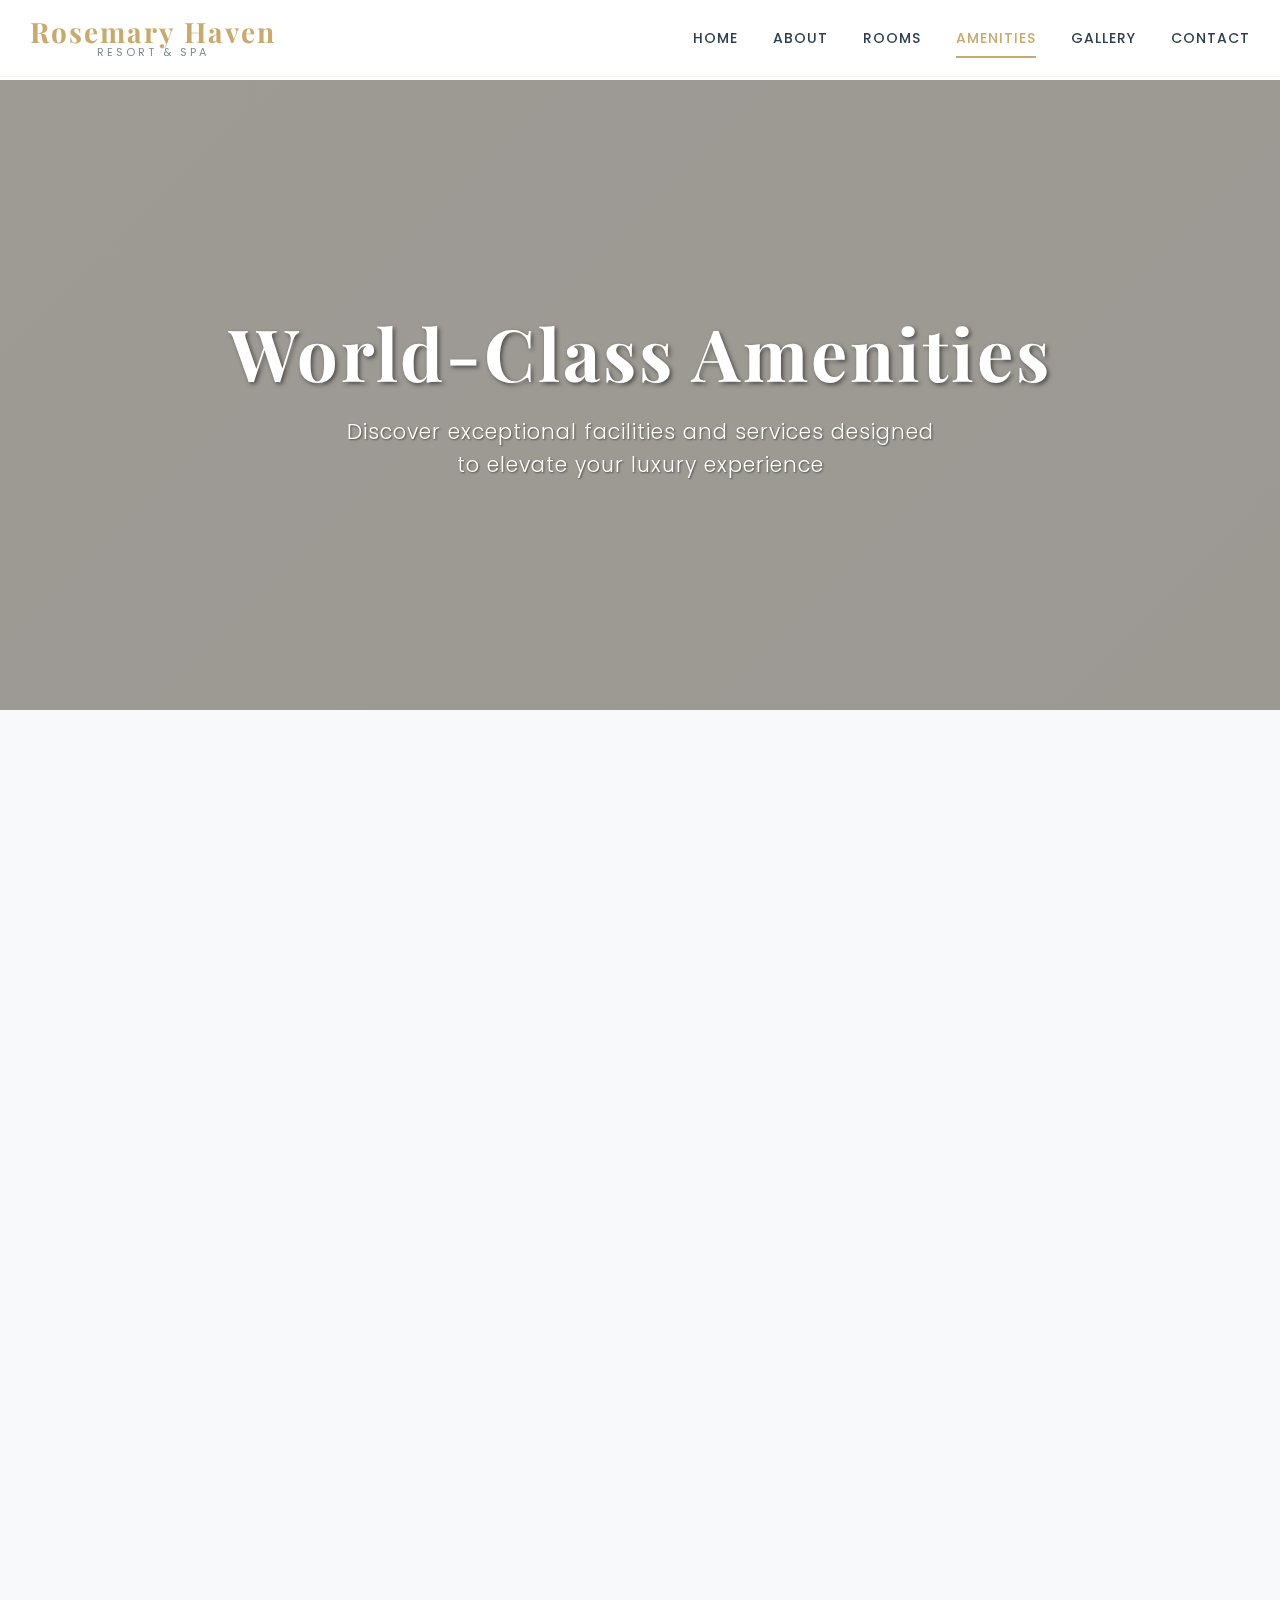
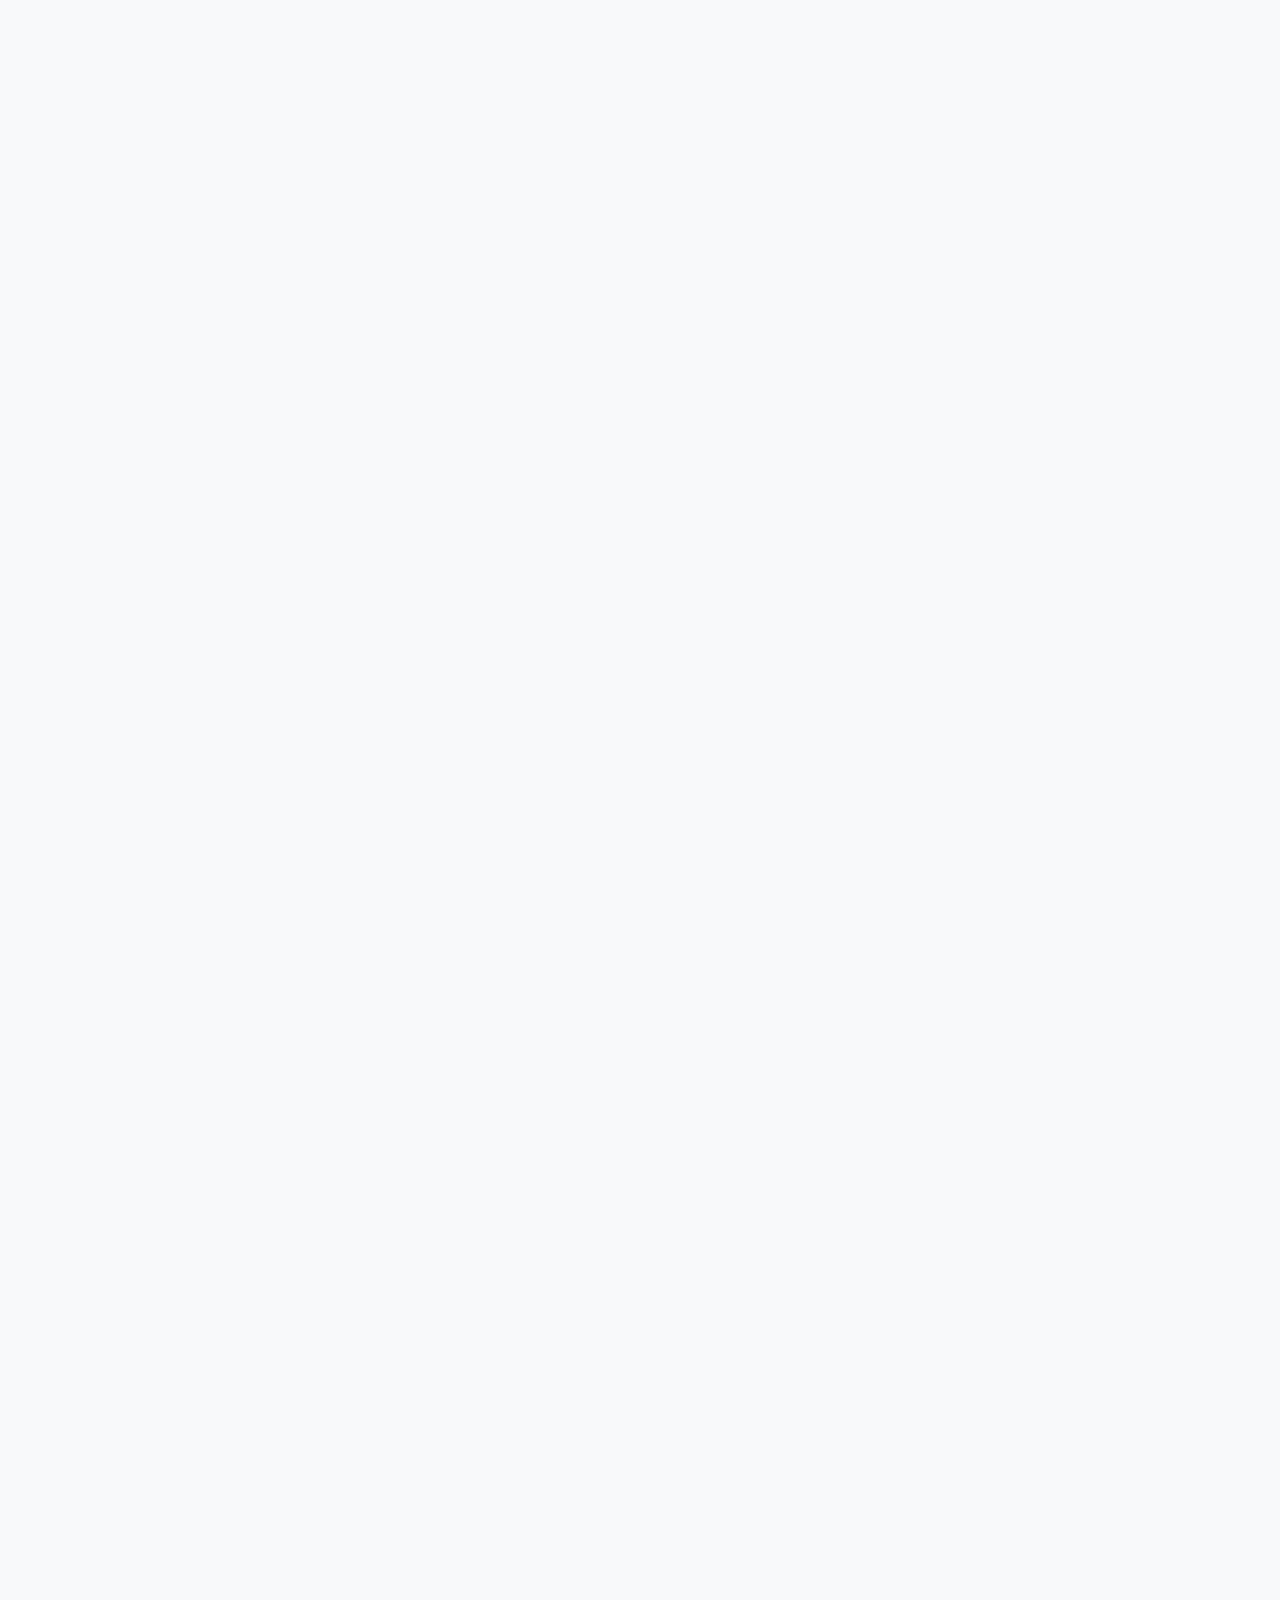
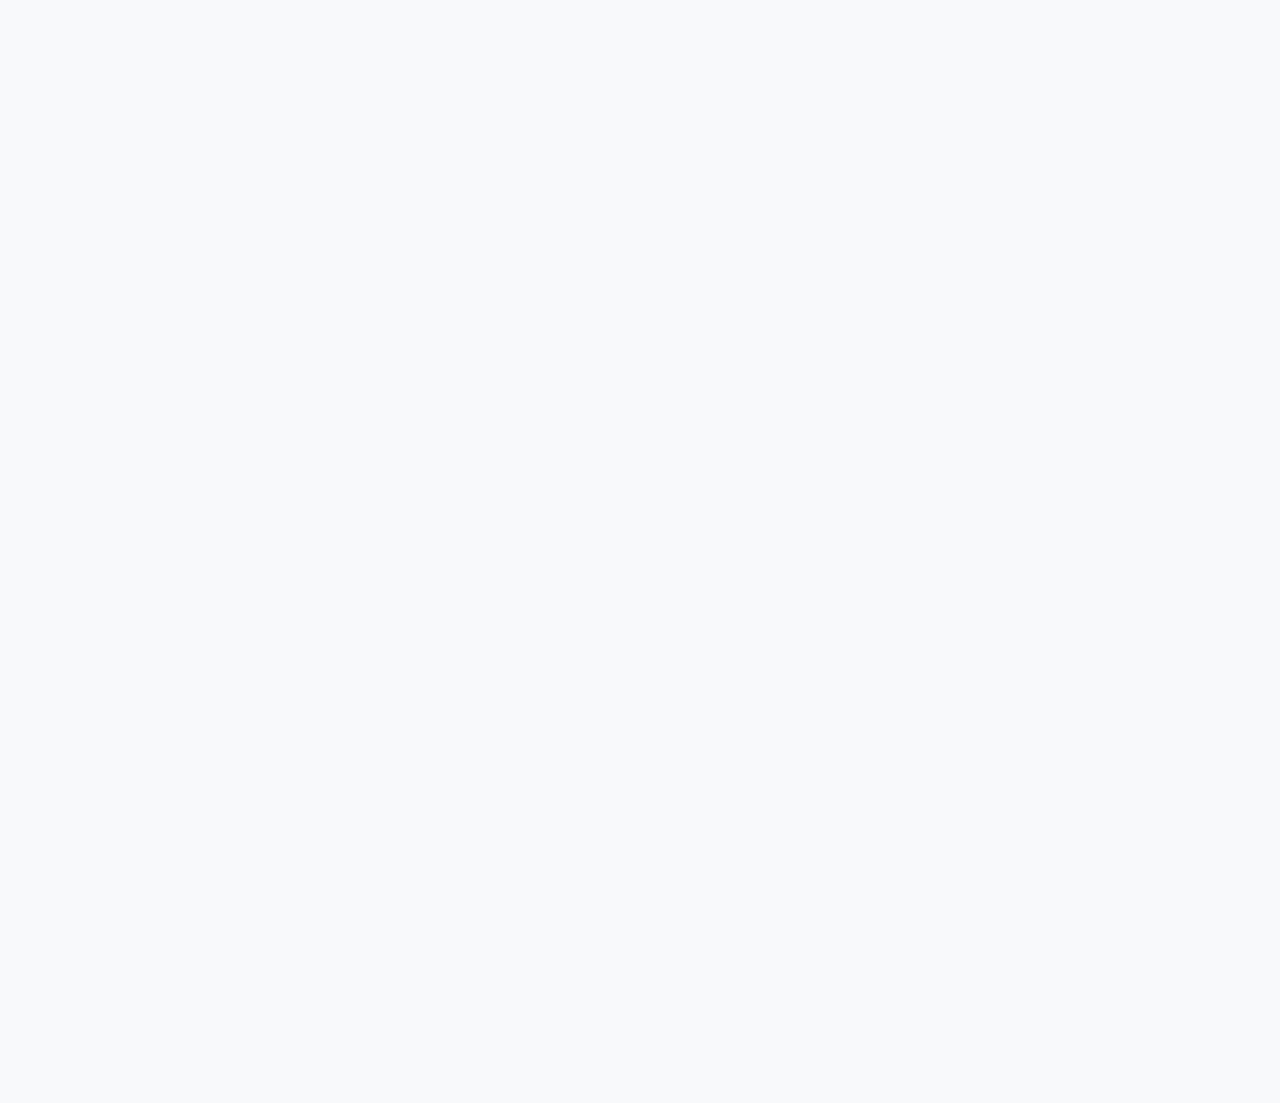
<file: amenities.html>
<!DOCTYPE html>
<html lang="en">
<head>
    <meta charset="UTF-8">
    <meta name="viewport" content="width=device-width, initial-scale=1.0">
    <title>Luxury Amenities - Rosemary Haven Resort | World-Class Facilities</title>
    <link href="https://fonts.googleapis.com/css2?family=Playfair+Display:wght@400;500;600;700&family=Poppins:wght@300;400;500;600;700&display=swap" rel="stylesheet">
    <link rel="stylesheet" href="https://cdnjs.cloudflare.com/ajax/libs/font-awesome/6.4.0/css/all.min.css">
    <link rel="stylesheet" href="https://unpkg.com/aos@2.3.1/dist/aos.css">
    
    <style>
        /* CSS Variables for Consistent Theming */
        :root {
            --primary-gold: #c9a96e;
            --primary-dark: #2c3e50;
            --accent-light: #f8f9fa;
            --text-light: #7f8c8d;
            --white: #ffffff;
            --black: #000000;
            --gradient-primary: linear-gradient(135deg, #c9a96e, #b8905a);
            --gradient-dark: linear-gradient(135deg, #2c3e50, #34495e);
            --shadow-light: 0 10px 30px rgba(0, 0, 0, 0.1);
            --shadow-medium: 0 15px 50px rgba(0, 0, 0, 0.15);
            --shadow-heavy: 0 25px 80px rgba(0, 0, 0, 0.3);
            --border-radius: 12px;
            --transition-fast: 0.3s ease;
            --transition-medium: 0.5s ease;
        }

        /* Reset and Base Styles */
        * {
            margin: 0;
            padding: 0;
            box-sizing: border-box;
        }

        html {
            scroll-behavior: smooth;
        }

        body {
            font-family: 'Poppins', sans-serif;
            line-height: 1.6;
            color: var(--primary-dark);
            overflow-x: hidden;
            background: var(--white);
        }

        .container {
            max-width: 1400px;
            margin: 0 auto;
            padding: 0 30px;
        }

        /* Typography */
        h1, h2, h3, h4, h5, h6 {
            font-family: 'Playfair Display', serif;
            font-weight: 600;
            line-height: 1.2;
            color: var(--primary-dark);
        }

        /* Enhanced Header */
        .header {
            position: fixed;
            top: 0;
            left: 0;
            width: 100%;
            background: rgba(255, 255, 255, 0.95);
            backdrop-filter: blur(20px);
            z-index: 1000;
            transition: all var(--transition-fast);
            border-bottom: 1px solid rgba(201, 169, 110, 0.1);
        }

        .header.scrolled {
            background: rgba(255, 255, 255, 0.98);
            box-shadow: var(--shadow-light);
        }

        .navbar {
            padding: 15px 0;
        }

        .nav-container {
            display: flex;
            justify-content: space-between;
            align-items: center;
            max-width: 1400px;
            margin: 0 auto;
            padding: 0 30px;
        }

        .logo {
            display: flex;
            flex-direction: column;
            align-items: center;
        }

        .logo h1 {
            font-size: 28px;
            color: var(--primary-gold);
            margin-bottom: -5px;
            font-weight: 700;
            letter-spacing: 2px;
        }

        .logo span {
            font-size: 11px;
            color: var(--text-light);
            font-weight: 400;
            letter-spacing: 3px;
            text-transform: uppercase;
        }

        .nav-menu {
            display: flex;
            list-style: none;
            gap: 35px;
            align-items: center;
        }

        .nav-link {
            text-decoration: none;
            color: var(--primary-dark);
            font-weight: 500;
            font-size: 14px;
            letter-spacing: 1px;
            text-transform: uppercase;
            transition: all var(--transition-fast);
            position: relative;
            padding: 10px 0;
        }

        .nav-link:hover,
        .nav-link.active {
            color: var(--primary-gold);
        }

        .nav-link::after {
            content: '';
            position: absolute;
            bottom: 0;
            left: 50%;
            width: 0;
            height: 2px;
            background: var(--primary-gold);
            transition: all var(--transition-fast);
            transform: translateX(-50%);
        }

        .nav-link:hover::after,
        .nav-link.active::after {
            width: 100%;
        }

        .hamburger {
            display: none;
            flex-direction: column;
            cursor: pointer;
            gap: 4px;
        }

        .hamburger span {
            width: 25px;
            height: 2px;
            background: var(--primary-dark);
            transition: var(--transition-fast);
        }

        /* Luxury Page Header */
        .page-header {
            height: 70vh;
            background: linear-gradient(rgba(0, 0, 0, 0.4), rgba(0, 0, 0, 0.4)),
                        url('https://images.unsplash.com/photo-1544551763-46a013bb70d5?ixlib=rb-4.0.3&auto=format&fit=crop&w=1920&q=80');
            background-size: cover;
            background-position: center;
            background-attachment: fixed;
            display: flex;
            align-items: center;
            justify-content: center;
            text-align: center;
            margin-top: 80px;
            position: relative;
        }

        .page-header::before {
            content: '';
            position: absolute;
            top: 0;
            left: 0;
            right: 0;
            bottom: 0;
            background: var(--gradient-primary);
            opacity: 0.1;
        }

        .page-header-content {
            position: relative;
            z-index: 1;
        }

        .page-header h1 {
            font-size: 4.5rem;
            color: var(--white);
            text-shadow: 2px 2px 4px rgba(0, 0, 0, 0.5);
            margin-bottom: 20px;
            font-weight: 700;
            letter-spacing: 3px;
        }

        .page-header p {
            font-size: 1.3rem;
            color: var(--white);
            text-shadow: 1px 1px 2px rgba(0, 0, 0, 0.5);
            max-width: 600px;
            margin: 0 auto;
            font-weight: 300;
            letter-spacing: 1px;
        }

        /* Section Headers - White Card Style like Contact Page */
        .section-header {
            text-align: center;
            margin-bottom: 80px;
            position: relative;
            z-index: 10;
            background: var(--white);
            padding: 60px 50px;
            border-radius: var(--border-radius);
            box-shadow: var(--shadow-medium);
            border: 1px solid rgba(201, 169, 110, 0.1);
        }

        .section-header::before {
            content: '';
            position: absolute;
            top: 0;
            left: 0;
            right: 0;
            height: 4px;
            background: var(--gradient-primary);
            border-radius: var(--border-radius) var(--border-radius) 0 0;
        }

        .section-header h2 {
            font-size: 3.5rem;
            color: var(--primary-dark);
            margin-bottom: 25px;
            font-weight: 600;
            position: relative;
            z-index: 10;
        }

        .section-header p {
            font-size: 1.3rem;
            color: var(--text-light);
            max-width: 700px;
            margin: 0 auto;
            line-height: 1.6;
            position: relative;
            z-index: 10;
        }

        /* Enhanced Buttons */
        .btn-primary,
        .btn-secondary,
        .btn-luxury {
            padding: 18px 40px;
            border: none;
            border-radius: 50px;
            font-size: 14px;
            font-weight: 600;
            letter-spacing: 1px;
            text-transform: uppercase;
            cursor: pointer;
            transition: all var(--transition-fast);
            text-decoration: none;
            display: inline-flex;
            align-items: center;
            gap: 10px;
            position: relative;
            overflow: hidden;
        }

        .btn-primary {
            background: var(--gradient-primary);
            color: var(--white);
            box-shadow: var(--shadow-medium);
        }

        .btn-primary:hover {
            transform: translateY(-3px);
            box-shadow: var(--shadow-heavy);
        }

        .btn-secondary {
            background: transparent;
            color: var(--primary-gold);
            border: 2px solid var(--primary-gold);
        }

        .btn-secondary:hover {
            background: var(--primary-gold);
            color: var(--white);
            transform: translateY(-3px);
        }

        /* Main Amenities Section */
        .amenities-section {
            padding: 120px 0;
            background: var(--accent-light);
        }

        .amenities-grid {
            display: grid;
            grid-template-columns: repeat(auto-fit, minmax(400px, 1fr));
            gap: 40px;
            margin-bottom: 80px;
        }

        .amenity-card {
            background: var(--white);
            padding: 50px 40px;
            border-radius: var(--border-radius);
            text-align: center;
            box-shadow: var(--shadow-light);
            transition: all var(--transition-medium);
            position: relative;
            overflow: hidden;
            border: 1px solid rgba(201, 169, 110, 0.1);
        }

        .amenity-card::before {
            content: '';
            position: absolute;
            top: 0;
            left: 0;
            right: 0;
            height: 4px;
            background: var(--gradient-primary);
        }

        .amenity-card:hover {
            transform: translateY(-15px);
            box-shadow: var(--shadow-heavy);
        }

        .amenity-icon {
            width: 120px;
            height: 120px;
            background: var(--gradient-primary);
            border-radius: 50%;
            display: flex;
            align-items: center;
            justify-content: center;
            margin: 0 auto 30px;
            transition: all var(--transition-fast);
            position: relative;
        }

        .amenity-card:hover .amenity-icon {
            transform: scale(1.1) rotate(5deg);
        }

        .amenity-icon i {
            font-size: 3rem;
            color: var(--white);
        }

        .amenity-card h3 {
            font-size: 2rem;
            color: var(--primary-dark);
            margin-bottom: 25px;
            font-weight: 600;
        }

        .amenity-card p {
            color: var(--text-light);
            line-height: 1.8;
            margin-bottom: 30px;
            font-size: 16px;
        }

        .amenity-features {
            list-style: none;
            text-align: left;
            margin-bottom: 30px;
            background: var(--accent-light);
            padding: 25px;
            border-radius: var(--border-radius);
        }

        .amenity-features li {
            display: flex;
            align-items: center;
            gap: 12px;
            margin-bottom: 12px;
            color: var(--primary-dark);
            font-weight: 500;
        }

        .amenity-features i {
            color: var(--primary-gold);
            width: 18px;
            font-size: 14px;
        }

        .amenity-hours {
            background: var(--gradient-primary);
            color: var(--white);
            padding: 20px;
            border-radius: var(--border-radius);
            margin-bottom: 25px;
        }

        .amenity-hours h4 {
            color: var(--white);
            margin-bottom: 10px;
            font-size: 1.1rem;
        }

        .amenity-hours p {
            color: var(--white);
            font-size: 14px;
            margin: 0;
            opacity: 0.9;
        }

        /* Custom Scrollbar */
        ::-webkit-scrollbar {
            width: 8px;
        }

        ::-webkit-scrollbar-track {
            background: #f1f1f1;
        }

        ::-webkit-scrollbar-thumb {
            background: var(--primary-gold);
            border-radius: 4px;
        }

        ::-webkit-scrollbar-thumb:hover {
            background: var(--primary-dark);
        }

        /* Responsive Design */
        @media (max-width: 768px) {
            .hamburger {
                display: flex;
            }
            
            .nav-menu {
                position: fixed;
                left: -100%;
                top: 80px;
                flex-direction: column;
                background-color: var(--white);
                width: 100%;
                text-align: center;
                transition: var(--transition-fast);
                box-shadow: var(--shadow-light);
                padding: 30px 0;
                gap: 20px;
            }
            
            .nav-menu.active {
                left: 0;
            }
            
            .page-header h1 {
                font-size: 3rem;
            }
            
            .section-header h2 {
                font-size: 2.5rem;
            }
            
            .section-header {
                padding: 40px 30px;
            }
            
            .amenities-grid {
                grid-template-columns: 1fr;
            }
        }

        @media (max-width: 480px) {
            .container {
                padding: 0 20px;
            }
            
            .page-header h1 {
                font-size: 2.2rem;
            }
            
            .section-header h2 {
                font-size: 2rem;
            }
            
            .amenity-card {
                margin: 0 10px;
                padding: 40px 30px;
            }
        }
    </style>
</head>
<body>
    <!-- Enhanced Header -->
    <header class="header" id="header">
        <nav class="navbar">
            <div class="nav-container">
                <div class="logo">
                    <h1>Rosemary Haven</h1>
                    <span>Resort & Spa</span>
                </div>
                <ul class="nav-menu" id="nav-menu">
                    <li><a href="index.html" class="nav-link">Home</a></li>
                    <li><a href="about.html" class="nav-link">About</a></li>
                    <li><a href="rooms.html" class="nav-link">Rooms</a></li>
                    <li><a href="amenities.html" class="nav-link active">Amenities</a></li>
                    <li><a href="gallery.html" class="nav-link">Gallery</a></li>
                    <li><a href="contact.html" class="nav-link">Contact</a></li>
                </ul>
                <div class="hamburger" id="hamburger">
                    <span></span>
                    <span></span>
                    <span></span>
                </div>
            </div>
        </nav>
    </header>

    <!-- Luxury Page Header -->
    <section class="page-header">
        <div class="page-header-content" data-aos="fade-up">
            <h1>World-Class Amenities</h1>
            <p>Discover exceptional facilities and services designed to elevate your luxury experience</p>
        </div>
    </section>

    <!-- Main Amenities Section -->
    <section class="amenities-section">
        <div class="container">
            <!-- White Card Section Header like Contact Page -->
            <div class="section-header" data-aos="fade-up">
                <h2>Luxury at Every Turn</h2>
                <p>Experience unparalleled comfort and sophistication with our comprehensive collection of world-class amenities</p>
            </div>
            
            <div class="amenities-grid">
                <!-- Infinity Pool -->
                <div class="amenity-card" data-aos="fade-up" data-aos-delay="100">
                    <div class="amenity-icon">
                        <i class="fas fa-swimming-pool"></i>
                    </div>
                    <h3>Infinity Pool Paradise</h3>
                    <p>Immerse yourself in our stunning infinity pool complex featuring multiple levels, swim-up bars, and breathtaking panoramic views that seamlessly blend with the horizon.</p>
                    <ul class="amenity-features">
                        <li><i class="fas fa-check"></i> Temperature-controlled infinity pool</li>
                        <li><i class="fas fa-check"></i> Swim-up bar with premium cocktails</li>
                        <li><i class="fas fa-check"></i> Private luxury cabanas</li>
                        <li><i class="fas fa-check"></i> Dedicated pool concierge service</li>
                        <li><i class="fas fa-check"></i> Underwater sound system</li>
                        <li><i class="fas fa-check"></i> Night illumination system</li>
                    </ul>
                    <div class="amenity-hours">
                        <h4>Operating Hours</h4>
                        <p>Daily: 6:00 AM - 11:00 PM<br>Pool Bar: 10:00 AM - 10:00 PM</p>
                    </div>
                    <button class="btn-primary">Reserve Cabana</button>
                </div>

                <!-- Luxury Spa -->
                <div class="amenity-card" data-aos="fade-up" data-aos-delay="200">
                    <div class="amenity-icon">
                        <i class="fas fa-spa"></i>
                    </div>
                    <h3>Wellness Sanctuary</h3>
                    <p>Rejuvenate your body, mind, and spirit in our award-winning spa featuring holistic treatments, ancient healing therapies, and state-of-the-art wellness facilities.</p>
                    <ul class="amenity-features">
                        <li><i class="fas fa-check"></i> Full-service luxury spa treatments</li>
                        <li><i class="fas fa-check"></i> Couples massage suites</li>
                        <li><i class="fas fa-check"></i> Finnish sauna and steam rooms</li>
                        <li><i class="fas fa-check"></i> Himalayan salt therapy room</li>
                        <li><i class="fas fa-check"></i> Meditation and yoga pavilion</li>
                        <li><i class="fas fa-check"></i> Personal wellness consultations</li>
                    </ul>
                    <div class="amenity-hours">
                        <h4>Operating Hours</h4>
                        <p>Daily: 7:00 AM - 10:00 PM<br>Advance reservations recommended</p>
                    </div>
                    <button class="btn-primary">Book Treatment</button>
                </div>

                <!-- Fine Dining -->
                <div class="amenity-card" data-aos="fade-up" data-aos-delay="300">
                    <div class="amenity-icon">
                        <i class="fas fa-utensils"></i>
                    </div>
                    <h3>Culinary Excellence</h3>
                    <p>Embark on an extraordinary culinary journey with our collection of award-winning restaurants, each offering unique dining experiences crafted by world-renowned chefs.</p>
                    <ul class="amenity-features">
                        <li><i class="fas fa-check"></i> Michelin-starred fine dining restaurant</li>
                        <li><i class="fas fa-check"></i> Rooftop bar with panoramic views</li>
                        <li><i class="fas fa-check"></i> Private dining rooms and chef's table</li>
                        <li><i class="fas fa-check"></i> Extensive wine cellar and sommelier</li>
                        <li><i class="fas fa-check"></i> 24-hour gourmet room service</li>
                        <li><i class="fas fa-check"></i> Beachfront dining pavilion</li>
                    </ul>
                    <div class="amenity-hours">
                        <h4>Dining Hours</h4>
                        <p>Breakfast: 6:30 AM - 11:00 AM<br>Lunch: 12:00 PM - 4:00 PM<br>Dinner: 6:00 PM - 11:30 PM</p>
                    </div>
                    <button class="btn-primary">Make Reservation</button>
                </div>

                <!-- Fitness Center -->
                <div class="amenity-card" data-aos="fade-up" data-aos-delay="400">
                    <div class="amenity-icon">
                        <i class="fas fa-dumbbell"></i>
                    </div>
                    <h3>Elite Fitness Center</h3>
                    <p>Maintain your fitness routine in our state-of-the-art facility featuring the latest equipment, personal training services, and specialized wellness programs.</p>
                    <ul class="amenity-features">
                        <li><i class="fas fa-check"></i> Premium Technogym equipment</li>
                        <li><i class="fas fa-check"></i> Personal training and coaching</li>
                        <li><i class="fas fa-check"></i> Group fitness and yoga classes</li>
                        <li><i class="fas fa-check"></i> Outdoor training areas</li>
                        <li><i class="fas fa-check"></i> Recovery and stretching zones</li>
                        <li><i class="fas fa-check"></i> Nutritional consultation services</li>
                    </ul>
                    <div class="amenity-hours">
                        <h4>Operating Hours</h4>
                        <p>Daily: 5:00 AM - 11:00 PM<br>Personal training by appointment</p>
                    </div>
                    <button class="btn-primary">Schedule Training</button>
                </div>

                <!-- Golf Course -->
                <div class="amenity-card" data-aos="fade-up" data-aos-delay="500">
                    <div class="amenity-icon">
                        <i class="fas fa-golf-ball"></i>
                    </div>
                    <h3>Championship Golf</h3>
                    <p>Perfect your game on our meticulously designed 18-hole championship golf course, featuring challenging layouts, stunning water features, and breathtaking landscape views.</p>
                    <ul class="amenity-features">
                        <li><i class="fas fa-check"></i> 18-hole championship course</li>
                        <li><i class="fas fa-check"></i> PGA professional instruction</li>
                        <li><i class="fas fa-check"></i> Driving range and putting greens</li>
                        <li><i class="fas fa-check"></i> Premium golf cart fleet</li>
                        <li><i class="fas fa-check"></i> Pro shop with luxury equipment</li>
                        <li><i class="fas fa-check"></i> Golf concierge services</li>
                    </ul>
                    <div class="amenity-hours">
                        <h4>Operating Hours</h4>
                        <p>Daily: 6:00 AM - 7:00 PM<br>Tee times available online</p>
                    </div>
                    <button class="btn-primary">Book Tee Time</button>
                </div>

                <!-- Event Spaces -->
                <div class="amenity-card" data-aos="fade-up" data-aos-delay="600">
                    <div class="amenity-icon">
                        <i class="fas fa-glass-cheers"></i>
                    </div>
                    <h3>Elegant Event Venues</h3>
                    <p>Host unforgettable celebrations in our sophisticated event spaces, from intimate gatherings to grand galas, with comprehensive planning and catering services.</p>
                    <ul class="amenity-features">
                        <li><i class="fas fa-check"></i> Grand ballroom for 500+ guests</li>
                        <li><i class="fas fa-check"></i> Intimate private dining rooms</li>
                        <li><i class="fas fa-check"></i> Outdoor ceremony pavilions</li>
                        <li><i class="fas fa-check"></i> Professional event planning team</li>
                        <li><i class="fas fa-check"></i> State-of-the-art AV equipment</li>
                        <li><i class="fas fa-check"></i> Custom catering and floral design</li>
                    </ul>
                    <div class="amenity-hours">
                        <h4>Availability</h4>
                        <p>Events by appointment<br>Planning consultations available daily</p>
                    </div>
                    <button class="btn-primary">Plan Event</button>
                </div>
            </div>
        </div>
    </section>

    <!-- Scripts -->
    <script src="https://unpkg.com/aos@2.3.1/dist/aos.js"></script>
    <script>
        // Initialize AOS
        AOS.init({
            duration: 1000,
            easing: 'ease-in-out',
            once: true,
            offset: 100
        });

        // Mobile Navigation Toggle
        const hamburger = document.getElementById('hamburger');
        const navMenu = document.getElementById('nav-menu');

        hamburger.addEventListener('click', () => {
            hamburger.classList.toggle('active');
            navMenu.classList.toggle('active');
        });

        // Close mobile menu when clicking on a link
        document.querySelectorAll('.nav-menu a').forEach(link => {
            link.addEventListener('click', () => {
                hamburger.classList.remove('active');
                navMenu.classList.remove('active');
            });
        });

        // Header scroll effect
        window.addEventListener('scroll', () => {
            const header = document.getElementById('header');
            if (window.scrollY > 100) {
                header.classList.add('scrolled');
            } else {
                header.classList.remove('scrolled');
            }
        });

        // Enhanced interactive hover effects
        document.querySelectorAll('.amenity-card').forEach(card => {
            card.addEventListener('mouseenter', function() {
                this.style.transform = 'translateY(-20px) scale(1.02)';
                this.style.boxShadow = 'var(--shadow-heavy)';
            });
            
            card.addEventListener('mouseleave', function() {
                this.style.transform = 'translateY(0) scale(1)';
                this.style.boxShadow = 'var(--shadow-light)';
            });
        });

        // Button click handlers
        document.querySelectorAll('.btn-primary').forEach(button => {
            button.addEventListener('click', function(e) {
                e.preventDefault();
                const buttonText = this.textContent.trim();
                
                let message = '';
                switch(buttonText.toLowerCase()) {
                    case 'reserve cabana':
                        message = '🏊‍♀️ Pool Cabana Reservation\n\nOur luxury poolside cabanas offer:\n• Private seating for up to 8 guests\n• Dedicated cabana attendant\n• Premium food and beverage service\n• Complimentary towels and amenities\n• Stunning infinity pool views\n\nReservations: +94 11 123 4567';
                        break;
                    case 'book treatment':
                        message = '🧘‍♀️ Spa Treatment Booking\n\nOur signature treatments include:\n• Ayurvedic healing therapies\n• Couples massage suites\n• Himalayan salt therapy\n• Personalized wellness consultations\n• Meditation and yoga sessions\n\nSpa Reservations: +94 11 123 4567';
                        break;
                    case 'make reservation':
                        message = '🍽️ Restaurant Reservations\n\nDining options available:\n• Michelin-starred fine dining\n• Rooftop bar with panoramic views\n• Beachfront dining pavilion\n• Private chef experiences\n• Wine cellar tastings\n\nReservations: +94 11 123 4567';
                        break;
                    case 'schedule training':
                        message = '💪 Fitness Center & Personal Training\n\nServices available:\n• Personal training sessions\n• Group fitness classes\n• Nutritional consultations\n• Outdoor training programs\n• Recovery and wellness coaching\n\nFitness Desk: +94 11 123 4567';
                        break;
                    case 'book tee time':
                        message = '⛳ Golf Course Reservations\n\nGolf experiences include:\n• 18-hole championship course\n• PGA professional lessons\n• Golf cart and equipment rental\n• Tournament and group packages\n• Pro shop services\n\nGolf Pro Shop: +94 11 123 4567';
                        break;
                    case 'plan event':
                        message = '🎉 Event Planning Services\n\nVenues and services:\n• Grand ballroom (500+ capacity)\n• Intimate private dining rooms\n• Outdoor ceremony pavilions\n• Professional event coordination\n• Custom catering and design\n\nEvents Team: +94 11 123 4567';
                        break;
                    default:
                        message = `${buttonText}\n\nContact our concierge team for more information and assistance with your request.\n\nConcierge: +94 11 123 4567`;
                }
                
                alert(message);
            });
        });

        // Add scroll-to-top functionality
        const scrollToTopBtn = document.createElement('button');
        scrollToTopBtn.innerHTML = '<i class="fas fa-arrow-up"></i>';
        scrollToTopBtn.style.cssText = `
            position: fixed;
            bottom: 30px;
            right: 30px;
            width: 60px;
            height: 60px;
            background: var(--primary-gold);
            color: white;
            border: none;
            border-radius: 50%;
            cursor: pointer;
            font-size: 20px;
            display: none;
            z-index: 1000;
            transition: all 0.3s ease;
            box-shadow: var(--shadow-medium);
        `;

        scrollToTopBtn.addEventListener('click', () => {
            window.scrollTo({ top: 0, behavior: 'smooth' });
        });

        document.body.appendChild(scrollToTopBtn);

        window.addEventListener('scroll', () => {
            if (window.pageYOffset > 300) {
                scrollToTopBtn.style.display = 'block';
            } else {
                scrollToTopBtn.style.display = 'none';
            }
        });

        // Parallax effect for page header
        window.addEventListener('scroll', () => {
            const scrolled = window.pageYOffset;
            const pageHeader = document.querySelector('.page-header');
            if (pageHeader) {
                pageHeader.style.transform = `translateY(${scrolled * 0.5}px)`;
            }
        });
    </script>
</body>
</html>
</file>
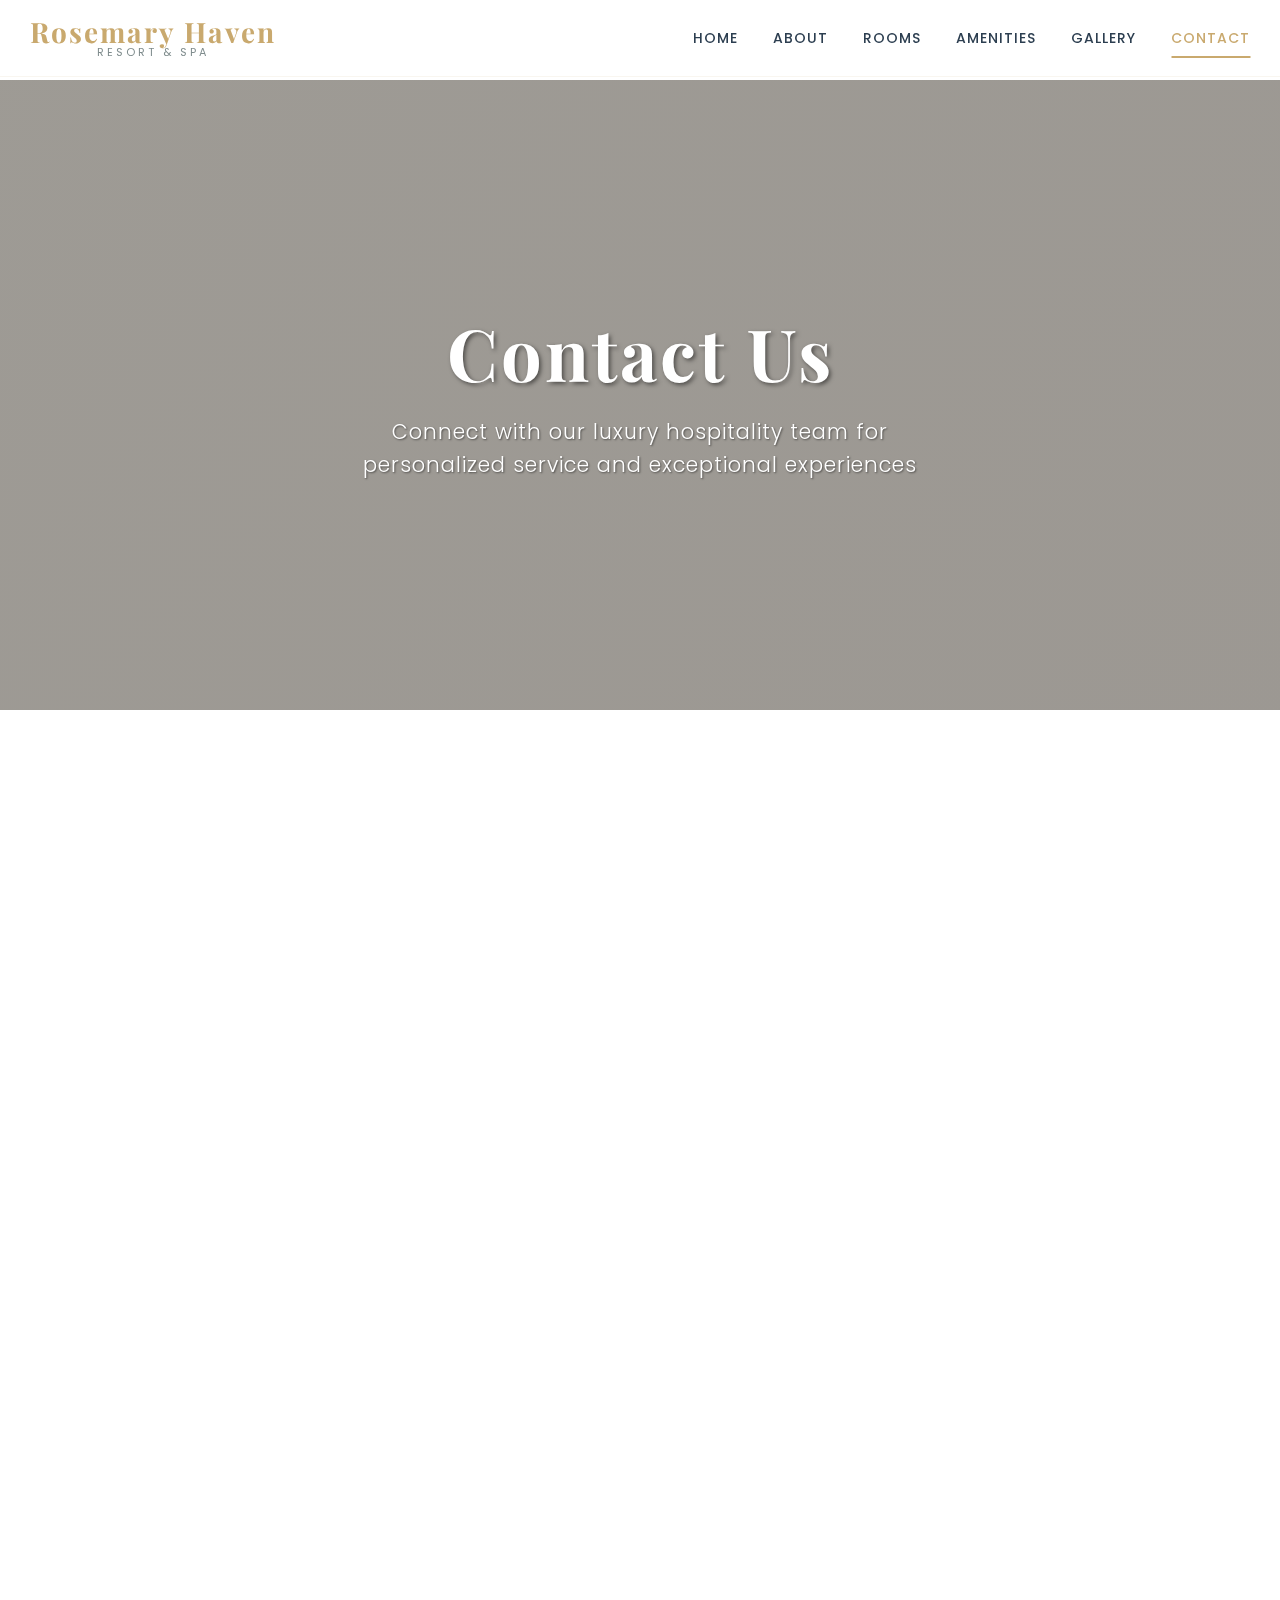
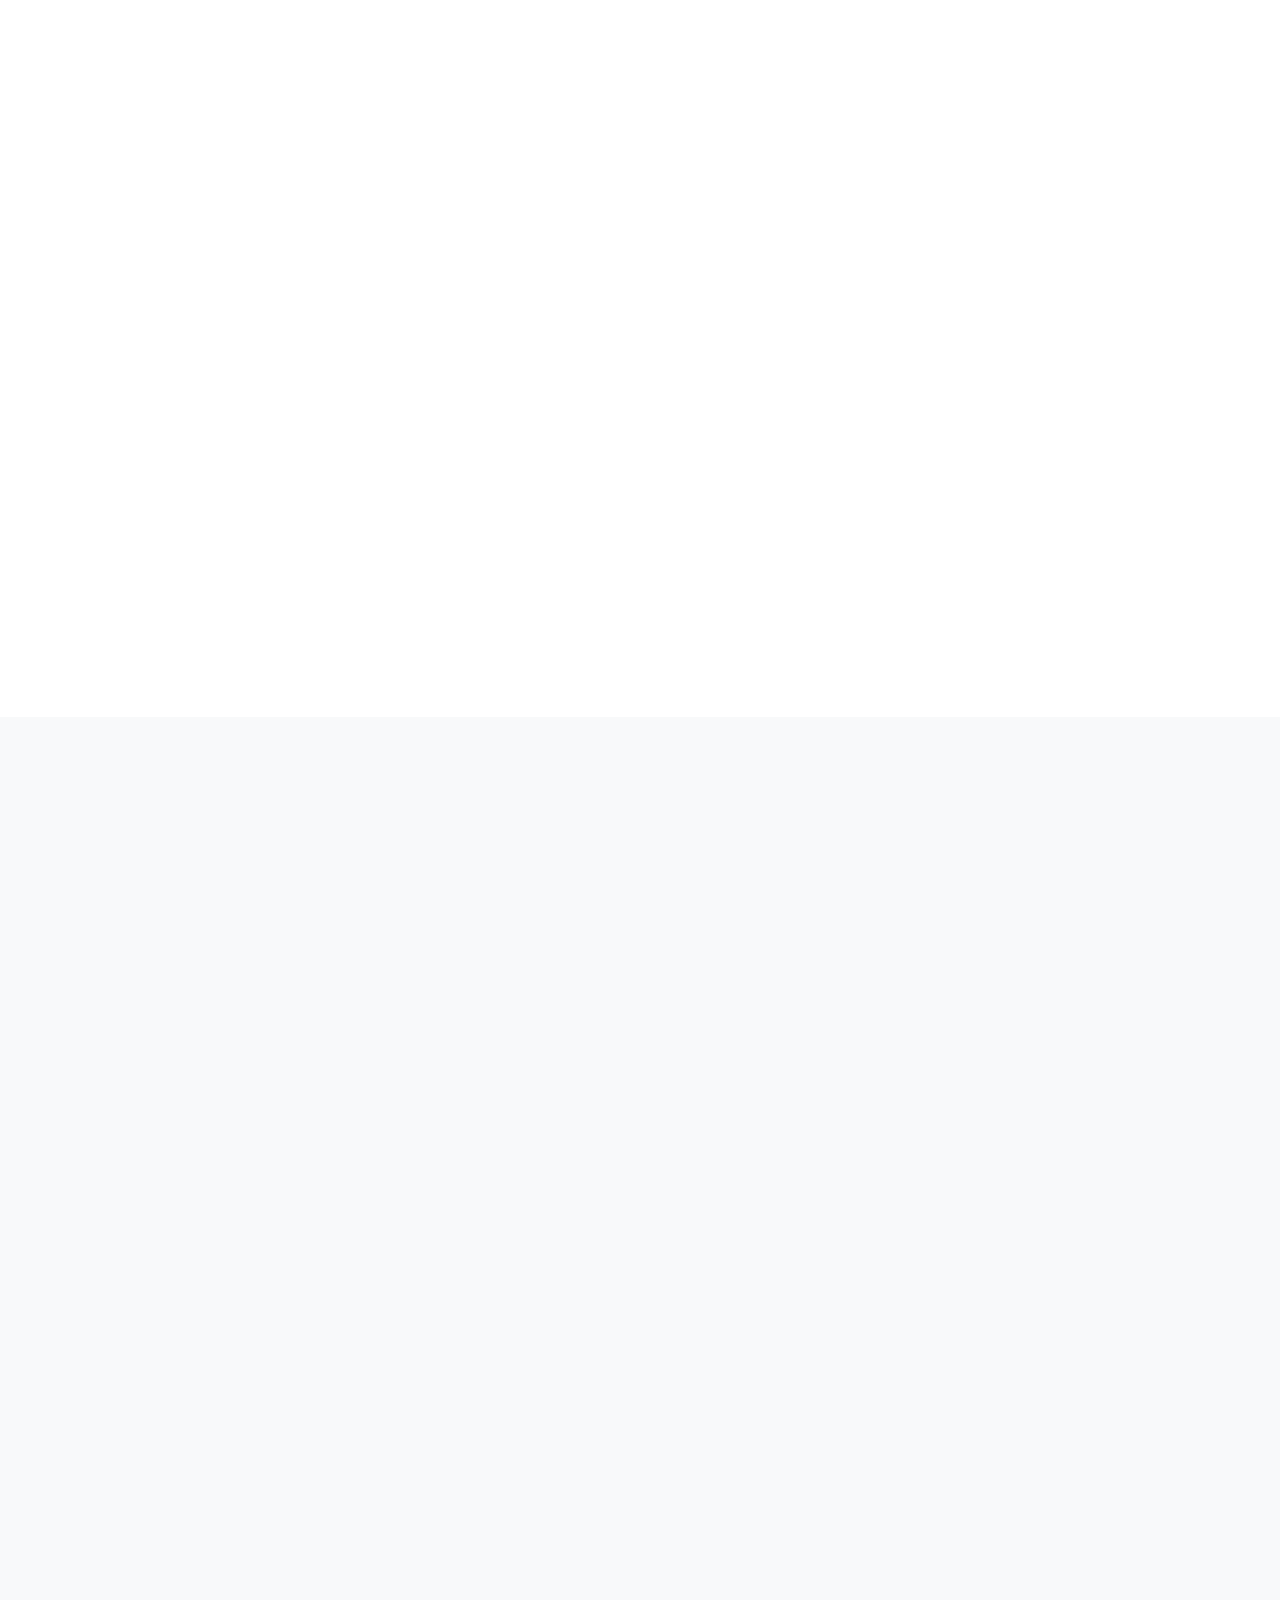
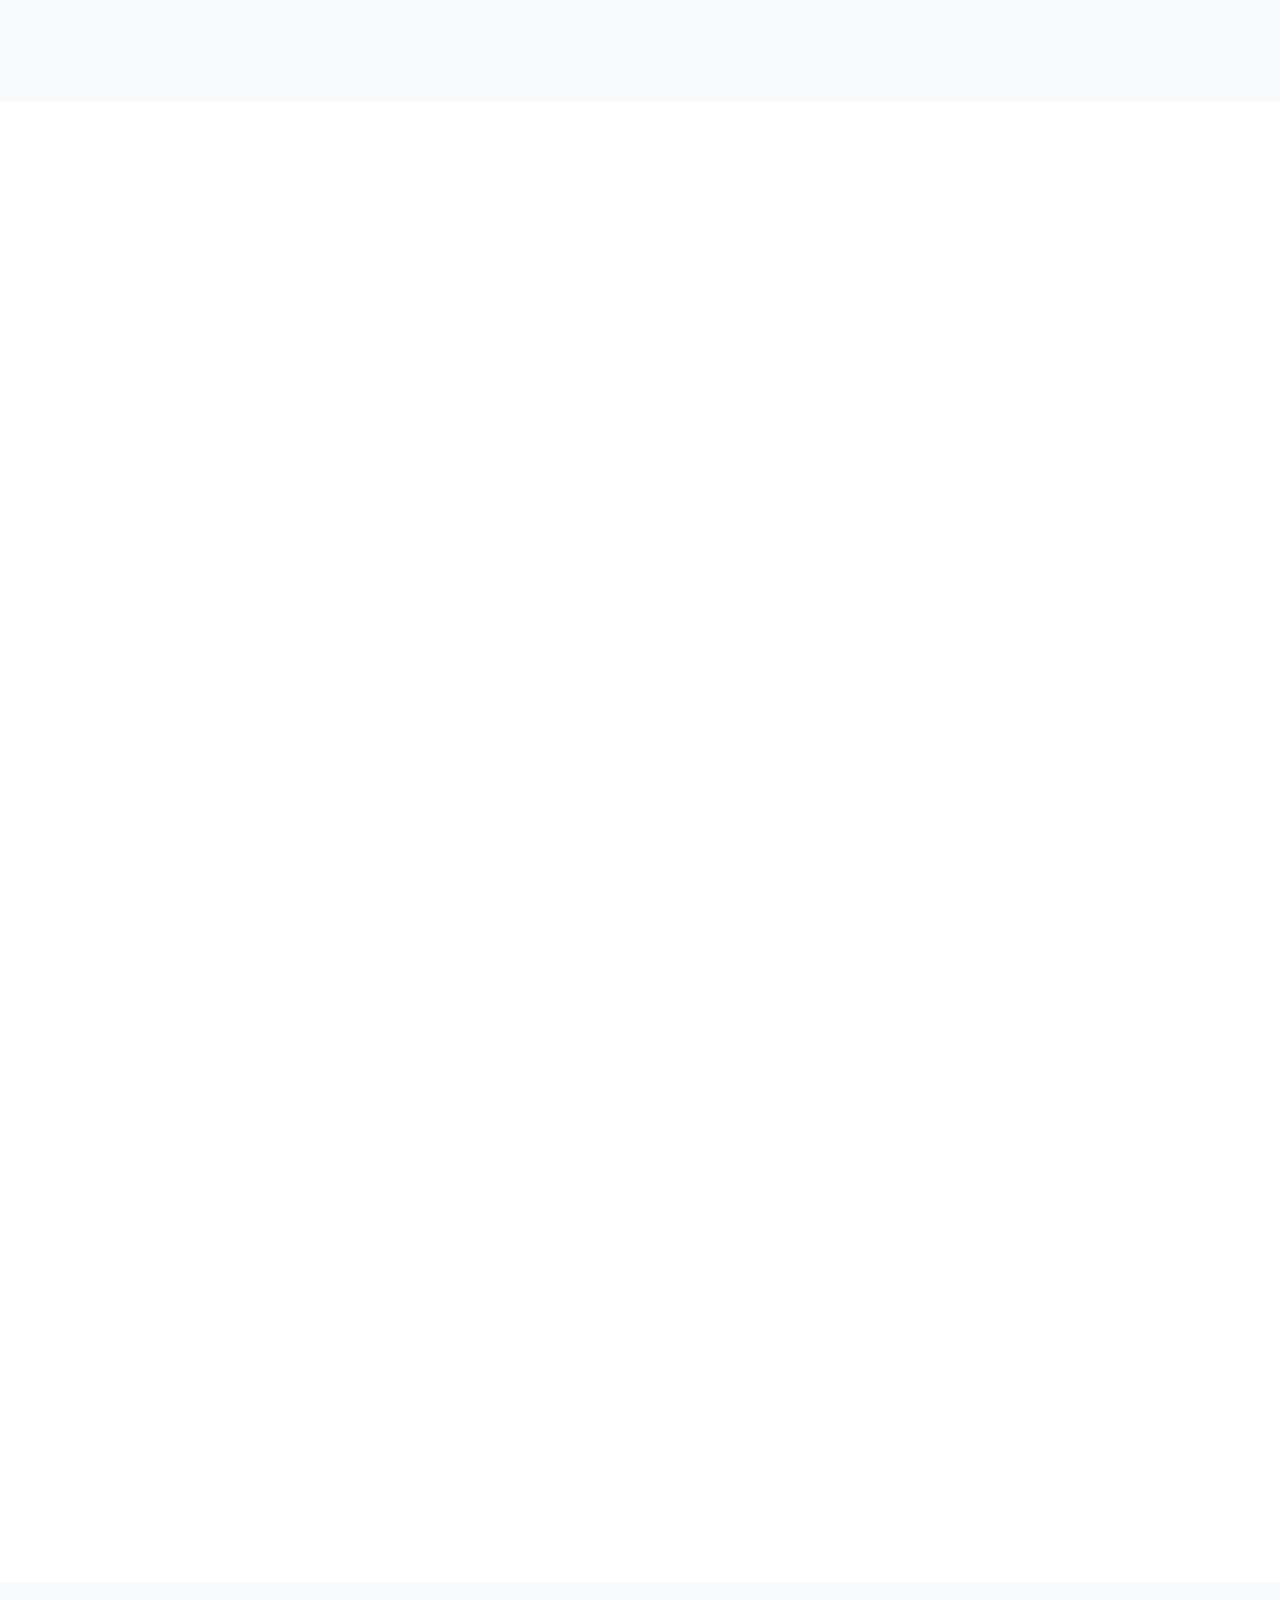
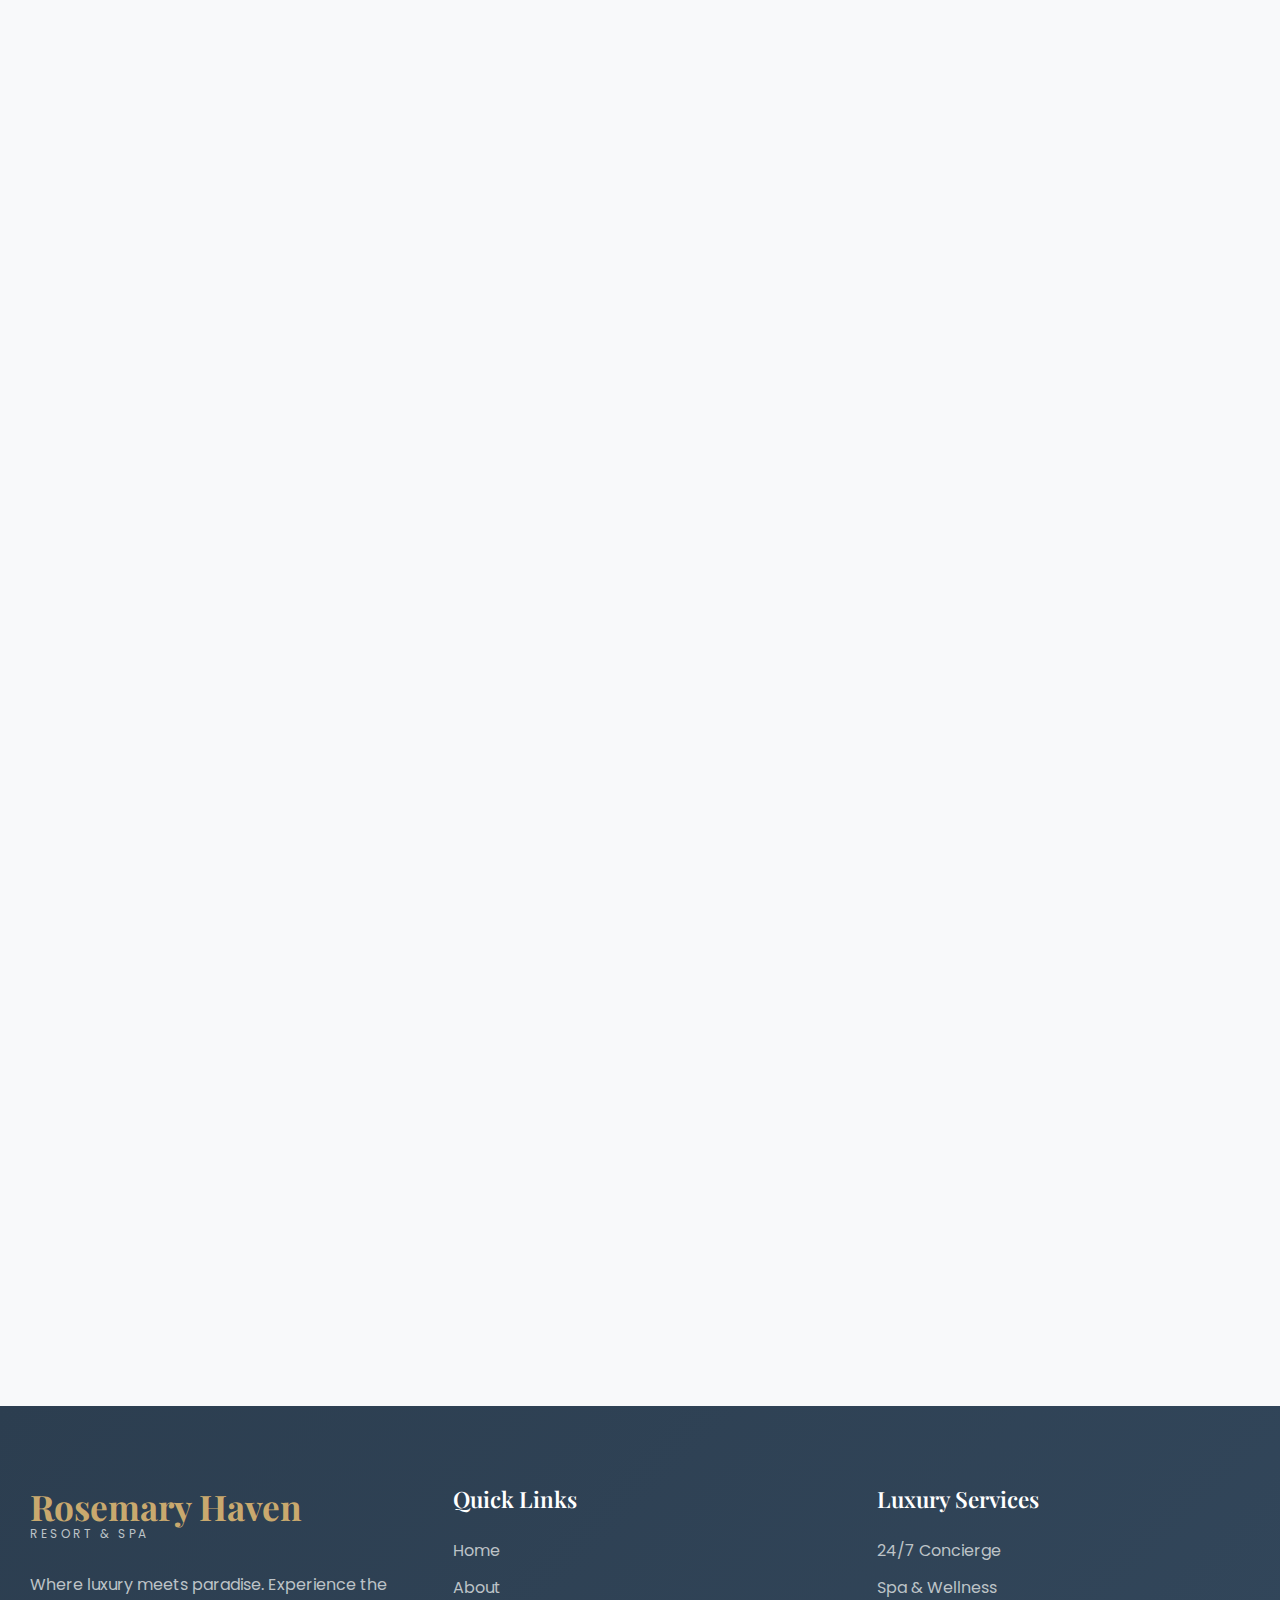
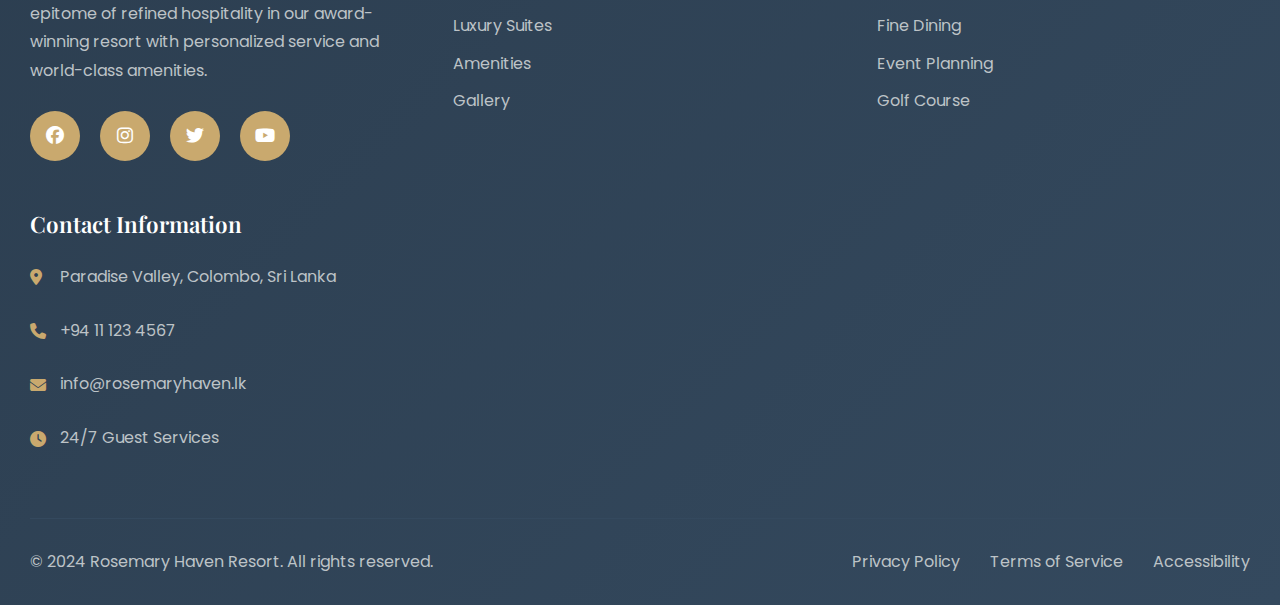
<file: contact.html>
<!DOCTYPE html>
<html lang="en">
<head>
    <meta charset="UTF-8">
    <meta name="viewport" content="width=device-width, initial-scale=1.0">
    <title>Contact Us - Rosemary Haven Resort | Luxury Hotel Sri Lanka</title>
    <link href="https://fonts.googleapis.com/css2?family=Playfair+Display:wght@400;500;600;700&family=Poppins:wght@300;400;500;600;700&display=swap" rel="stylesheet">
    <link rel="stylesheet" href="https://cdnjs.cloudflare.com/ajax/libs/font-awesome/6.4.0/css/all.min.css">
    <link rel="stylesheet" href="https://unpkg.com/aos@2.3.1/dist/aos.css">
    
    <style>
        /* CSS Variables for Consistent Theming */
        :root {
            --primary-gold: #c9a96e;
            --primary-dark: #2c3e50;
            --accent-light: #f8f9fa;
            --text-light: #7f8c8d;
            --white: #ffffff;
            --black: #000000;
            --gradient-primary: linear-gradient(135deg, #c9a96e, #b8905a);
            --gradient-dark: linear-gradient(135deg, #2c3e50, #34495e);
            --shadow-light: 0 10px 30px rgba(0, 0, 0, 0.1);
            --shadow-medium: 0 15px 50px rgba(0, 0, 0, 0.15);
            --shadow-heavy: 0 25px 80px rgba(0, 0, 0, 0.3);
            --border-radius: 12px;
            --transition-fast: 0.3s ease;
            --transition-medium: 0.5s ease;
        }

        /* Reset and Base Styles */
        * {
            margin: 0;
            padding: 0;
            box-sizing: border-box;
        }

        html {
            scroll-behavior: smooth;
        }

        body {
            font-family: 'Poppins', sans-serif;
            line-height: 1.6;
            color: var(--primary-dark);
            overflow-x: hidden;
            background: var(--white);
        }

        .container {
            max-width: 1400px;
            margin: 0 auto;
            padding: 0 30px;
        }

        /* Typography */
        h1, h2, h3, h4, h5, h6 {
            font-family: 'Playfair Display', serif;
            font-weight: 600;
            line-height: 1.2;
            color: var(--primary-dark);
        }

        /* Enhanced Header */
        .header {
            position: fixed;
            top: 0;
            left: 0;
            width: 100%;
            background: rgba(255, 255, 255, 0.95);
            backdrop-filter: blur(20px);
            z-index: 1000;
            transition: all var(--transition-fast);
            border-bottom: 1px solid rgba(201, 169, 110, 0.1);
        }

        .header.scrolled {
            background: rgba(255, 255, 255, 0.98);
            box-shadow: var(--shadow-light);
        }

        .navbar {
            padding: 15px 0;
        }

        .nav-container {
            display: flex;
            justify-content: space-between;
            align-items: center;
            max-width: 1400px;
            margin: 0 auto;
            padding: 0 30px;
        }

        .logo {
            display: flex;
            flex-direction: column;
            align-items: center;
        }

        .logo h1 {
            font-size: 28px;
            color: var(--primary-gold);
            margin-bottom: -5px;
            font-weight: 700;
            letter-spacing: 2px;
        }

        .logo span {
            font-size: 11px;
            color: var(--text-light);
            font-weight: 400;
            letter-spacing: 3px;
            text-transform: uppercase;
        }

        .nav-menu {
            display: flex;
            list-style: none;
            gap: 35px;
            align-items: center;
        }

        .nav-link {
            text-decoration: none;
            color: var(--primary-dark);
            font-weight: 500;
            font-size: 14px;
            letter-spacing: 1px;
            text-transform: uppercase;
            transition: all var(--transition-fast);
            position: relative;
            padding: 10px 0;
        }

        .nav-link:hover,
        .nav-link.active {
            color: var(--primary-gold);
        }

        .nav-link::after {
            content: '';
            position: absolute;
            bottom: 0;
            left: 50%;
            width: 0;
            height: 2px;
            background: var(--primary-gold);
            transition: all var(--transition-fast);
            transform: translateX(-50%);
        }

        .nav-link:hover::after,
        .nav-link.active::after {
            width: 100%;
        }

        .hamburger {
            display: none;
            flex-direction: column;
            cursor: pointer;
            gap: 4px;
        }

        .hamburger span {
            width: 25px;
            height: 2px;
            background: var(--primary-dark);
            transition: var(--transition-fast);
        }

        /* Luxury Page Header */
        .page-header {
            height: 70vh;
            background: linear-gradient(rgba(0, 0, 0, 0.4), rgba(0, 0, 0, 0.4)),
                        url('https://images.unsplash.com/photo-1566073771259-6a8506099945?ixlib=rb-4.0.3&auto=format&fit=crop&w=1920&q=80');
            background-size: cover;
            background-position: center;
            background-attachment: fixed;
            display: flex;
            align-items: center;
            justify-content: center;
            text-align: center;
            margin-top: 80px;
            position: relative;
        }

        .page-header::before {
            content: '';
            position: absolute;
            top: 0;
            left: 0;
            right: 0;
            bottom: 0;
            background: var(--gradient-primary);
            opacity: 0.1;
        }

        .page-header-content {
            position: relative;
            z-index: 1;
        }

        .page-header h1 {
            font-size: 4.5rem;
            color: var(--white);
            text-shadow: 2px 2px 4px rgba(0, 0, 0, 0.5);
            margin-bottom: 20px;
            font-weight: 700;
            letter-spacing: 3px;
        }

        .page-header p {
            font-size: 1.3rem;
            color: var(--white);
            text-shadow: 1px 1px 2px rgba(0, 0, 0, 0.5);
            max-width: 600px;
            margin: 0 auto;
            font-weight: 300;
            letter-spacing: 1px;
        }

        /* Section Headers */
        .section-header {
            text-align: center;
            margin-bottom: 80px;
            position: relative;
            z-index: 10;
            background: var(--white);
            padding: 20px 0;
        }

        .section-header h2 {
            font-size: 3.5rem;
            color: var(--primary-dark);
            margin-bottom: 25px;
            font-weight: 600;
            position: relative;
            z-index: 10;
        }

        .section-header p {
            font-size: 1.3rem;
            color: var(--text-light);
            max-width: 700px;
            margin: 0 auto;
            line-height: 1.6;
            position: relative;
            z-index: 10;
        }

        /* Enhanced Buttons */
        .btn-primary,
        .btn-secondary,
        .btn-luxury {
            padding: 18px 40px;
            border: none;
            border-radius: 50px;
            font-size: 14px;
            font-weight: 600;
            letter-spacing: 1px;
            text-transform: uppercase;
            cursor: pointer;
            transition: all var(--transition-fast);
            text-decoration: none;
            display: inline-flex;
            align-items: center;
            gap: 10px;
            position: relative;
            overflow: hidden;
        }

        .btn-primary {
            background: var(--gradient-primary);
            color: var(--white);
            box-shadow: var(--shadow-medium);
        }

        .btn-primary:hover {
            transform: translateY(-3px);
            box-shadow: var(--shadow-heavy);
        }

        .btn-secondary {
            background: transparent;
            color: var(--primary-gold);
            border: 2px solid var(--primary-gold);
        }

        .btn-secondary:hover {
            background: var(--primary-gold);
            color: var(--white);
            transform: translateY(-3px);
        }

        /* Contact Section */
        .contact-section {
            padding: 120px 0;
            background: var(--white);
        }

        .contact-content {
            display: grid;
            grid-template-columns: 1fr 1fr;
            gap: 80px;
            margin-bottom: 100px;
        }

        /* Enhanced Contact Information */
        .contact-info {
            background: var(--accent-light);
            padding: 60px 50px;
            border-radius: var(--border-radius);
            box-shadow: var(--shadow-light);
            position: relative;
        }

        .contact-info::before {
            content: '';
            position: absolute;
            top: 0;
            left: 0;
            right: 0;
            height: 4px;
            background: var(--gradient-primary);
            border-radius: var(--border-radius) var(--border-radius) 0 0;
        }

        .contact-item {
            display: flex;
            gap: 25px;
            margin-bottom: 50px;
            align-items: flex-start;
        }

        .contact-icon {
            width: 80px;
            height: 80px;
            background: var(--gradient-primary);
            border-radius: 50%;
            display: flex;
            align-items: center;
            justify-content: center;
            flex-shrink: 0;
            box-shadow: var(--shadow-medium);
            transition: all var(--transition-fast);
        }

        .contact-item:hover .contact-icon {
            transform: scale(1.1) rotate(5deg);
        }

        .contact-icon i {
            font-size: 2rem;
            color: var(--white);
        }

        .contact-details h3 {
            font-size: 1.5rem;
            color: var(--primary-dark);
            margin-bottom: 15px;
            font-weight: 600;
        }

        .contact-details p {
            color: var(--text-light);
            line-height: 1.8;
            margin-bottom: 8px;
            font-size: 16px;
        }

        .contact-details a {
            color: var(--primary-gold);
            text-decoration: none;
            transition: color var(--transition-fast);
            font-weight: 500;
        }

        .contact-details a:hover {
            color: var(--primary-dark);
        }

        /* Enhanced Contact Form */
        .contact-form {
            background: var(--white);
            padding: 60px 50px;
            border-radius: var(--border-radius);
            box-shadow: var(--shadow-medium);
            border: 1px solid rgba(201, 169, 110, 0.1);
        }

        .contact-form h3 {
            font-size: 2.5rem;
            color: var(--primary-dark);
            margin-bottom: 40px;
            text-align: center;
            font-weight: 600;
        }

        .form-row {
            display: grid;
            grid-template-columns: 1fr 1fr;
            gap: 25px;
            margin-bottom: 25px;
        }

        .form-group {
            margin-bottom: 25px;
        }

        .form-group label {
            display: block;
            margin-bottom: 10px;
            font-weight: 600;
            color: var(--primary-dark);
            font-size: 14px;
            letter-spacing: 1px;
            text-transform: uppercase;
        }

        .form-group input,
        .form-group select,
        .form-group textarea {
            width: 100%;
            padding: 18px 20px;
            border: 2px solid #e0e0e0;
            border-radius: var(--border-radius);
            font-size: 16px;
            transition: all var(--transition-fast);
            font-family: 'Poppins', sans-serif;
            background: var(--white);
        }

        .form-group input:focus,
        .form-group select:focus,
        .form-group textarea:focus {
            outline: none;
            border-color: var(--primary-gold);
            box-shadow: 0 0 0 3px rgba(201, 169, 110, 0.1);
        }

        .form-group textarea {
            resize: vertical;
            min-height: 150px;
        }

        /* Map Section */
        .map-section {
            background: var(--accent-light);
            padding: 120px 0;
        }

        .map-container {
            background: linear-gradient(rgba(0, 0, 0, 0.3), rgba(0, 0, 0, 0.3)),
                        url('Photo-Rancho-Valencia-Resort-Spa.jpg');
            background-size: cover;
            background-position: center;
            height: 500px;
            border-radius: var(--border-radius);
            display: flex;
            align-items: center;
            justify-content: center;
            color: var(--white);
            text-align: center;
            cursor: pointer;
            transition: all var(--transition-fast);
            box-shadow: var(--shadow-medium);
            position: relative;
        }

        .map-container::before {
            content: '';
            position: absolute;
            top: 0;
            left: 0;
            right: 0;
            bottom: 0;
            background: var(--gradient-primary);
            opacity: 0.2;
            border-radius: var(--border-radius);
        }

        .map-container:hover {
            transform: scale(1.02);
            box-shadow: var(--shadow-heavy);
        }

        .map-placeholder {
            text-align: center;
            position: relative;
            z-index: 1;
        }

        .map-placeholder i {
            font-size: 5rem;
            margin-bottom: 25px;
            color: var(--white);
        }

        .map-placeholder h3 {
            font-size: 2rem;
            margin-bottom: 15px;
            color: var(--white);
            font-weight: 600;
        }

        .map-placeholder p {
            font-size: 1.2rem;
            opacity: 0.9;
            font-weight: 300;
        }

        /* Quick Contact */
        .quick-contact {
            padding: 120px 0;
            background: var(--white);
        }

        .quick-contact-grid {
            display: grid;
            grid-template-columns: repeat(auto-fit, minmax(300px, 1fr));
            gap: 40px;
        }

        .quick-contact-item {
            background: var(--accent-light);
            padding: 50px 40px;
            border-radius: var(--border-radius);
            text-align: center;
            transition: all var(--transition-fast);
            cursor: pointer;
            border: 2px solid transparent;
            position: relative;
            overflow: hidden;
        }

        .quick-contact-item::before {
            content: '';
            position: absolute;
            top: 0;
            left: -100%;
            width: 100%;
            height: 100%;
            background: var(--gradient-primary);
            transition: left var(--transition-fast);
            z-index: 0;
            opacity: 0.05;
        }

        .quick-contact-item:hover::before {
            left: 0;
        }

        .quick-contact-item:hover {
            transform: translateY(-10px);
            background: var(--white);
            border-color: var(--primary-gold);
            box-shadow: var(--shadow-heavy);
        }

        .quick-contact-item i {
            font-size: 3rem;
            color: var(--primary-gold);
            margin-bottom: 25px;
            transition: all var(--transition-fast);
            position: relative;
            z-index: 1;
        }

        .quick-contact-item:hover i {
            transform: scale(1.2);
        }

        .quick-contact-item h3 {
            font-size: 1.5rem;
            color: var(--primary-dark);
            margin-bottom: 20px;
            font-weight: 600;
            position: relative;
            z-index: 1;
        }

        .quick-contact-item p {
            color: var(--text-light);
            margin-bottom: 30px;
            line-height: 1.6;
            position: relative;
            z-index: 1;
        }

        .quick-contact-item .btn-primary {
            font-size: 12px;
            padding: 15px 30px;
            position: relative;
            z-index: 1;
        }

        /* FAQ Section */
        .faq-section {
            background: var(--accent-light);
            padding: 120px 0;
        }

        .faq-container {
            max-width: 900px;
            margin: 0 auto;
        }

        .faq-item {
            background: var(--white);
            margin-bottom: 25px;
            border-radius: var(--border-radius);
            overflow: hidden;
            box-shadow: var(--shadow-light);
            border: 1px solid rgba(201, 169, 110, 0.1);
            transition: all var(--transition-fast);
        }

        .faq-item:hover {
            box-shadow: var(--shadow-medium);
        }

        .faq-question {
            padding: 30px;
            background: var(--white);
            border: none;
            width: 100%;
            text-align: left;
            font-size: 1.2rem;
            font-weight: 600;
            color: var(--primary-dark);
            cursor: pointer;
            display: flex;
            justify-content: space-between;
            align-items: center;
            transition: all var(--transition-fast);
            font-family: 'Playfair Display', serif;
        }

        .faq-question:hover {
            background: var(--accent-light);
        }

        .faq-question i {
            color: var(--primary-gold);
            transition: transform var(--transition-fast);
            font-size: 1.2rem;
        }

        .faq-answer {
            padding: 0 30px;
            max-height: 0;
            overflow: hidden;
            transition: all var(--transition-fast);
            background: var(--accent-light);
        }

        .faq-item.active .faq-answer {
            padding: 0 30px 30px;
            max-height: 300px;
        }

        .faq-item.active .faq-question i {
            transform: rotate(180deg);
        }

        .faq-answer p {
            color: var(--text-light);
            line-height: 1.8;
            font-size: 16px;
        }

        /* Enhanced Footer */
        .footer-enhanced {
            background: var(--gradient-dark);
            color: var(--white);
            padding: 80px 0 30px;
        }

        .footer-content {
            display: grid;
            grid-template-columns: repeat(auto-fit, minmax(280px, 1fr));
            gap: 50px;
            margin-bottom: 50px;
        }

        .footer-logo h3 {
            font-size: 2.2rem;
            color: var(--primary-gold);
            margin-bottom: -8px;
            font-weight: 700;
        }

        .footer-logo span {
            font-size: 12px;
            color: #bdc3c7;
            letter-spacing: 3px;
            text-transform: uppercase;
        }

        .footer-section p {
            color: #bdc3c7;
            line-height: 1.8;
            margin: 25px 0;
            font-size: 16px;
        }

        .footer-section h4 {
            font-size: 1.4rem;
            margin-bottom: 25px;
            color: var(--white);
            font-weight: 600;
        }

        .footer-section ul {
            list-style: none;
        }

        .footer-section ul li {
            margin-bottom: 12px;
        }

        .footer-section ul li a {
            color: #bdc3c7;
            text-decoration: none;
            transition: color var(--transition-fast);
            font-size: 16px;
        }

        .footer-section ul li a:hover {
            color: var(--primary-gold);
        }

        .social-links {
            display: flex;
            gap: 20px;
            margin-top: 25px;
        }

        .social-links a {
            width: 50px;
            height: 50px;
            background: var(--primary-gold);
            border-radius: 50%;
            display: flex;
            align-items: center;
            justify-content: center;
            color: var(--white);
            text-decoration: none;
            transition: all var(--transition-fast);
            font-size: 18px;
        }

        .social-links a:hover {
            background: var(--white);
            color: var(--primary-gold);
            transform: translateY(-3px);
        }

        .contact-info-footer p {
            display: flex;
            align-items: center;
            gap: 10px;
            margin-bottom: 15px;
        }

        .contact-info-footer i {
            color: var(--primary-gold);
            width: 20px;
        }

        .footer-bottom {
            border-top: 1px solid #34495e;
            padding-top: 30px;
            display: flex;
            justify-content: space-between;
            align-items: center;
            color: #bdc3c7;
            font-size: 16px;
        }

        .footer-links {
            display: flex;
            gap: 30px;
        }

        .footer-links a {
            color: #bdc3c7;
            text-decoration: none;
            transition: color var(--transition-fast);
        }

        .footer-links a:hover {
            color: var(--primary-gold);
        }

        /* Responsive Design */
        @media (max-width: 768px) {
            .hamburger {
                display: flex;
            }
            
            .nav-menu {
                position: fixed;
                left: -100%;
                top: 80px;
                flex-direction: column;
                background-color: var(--white);
                width: 100%;
                text-align: center;
                transition: var(--transition-fast);
                box-shadow: var(--shadow-light);
                padding: 30px 0;
                gap: 20px;
            }
            
            .nav-menu.active {
                left: 0;
            }
            
            .page-header h1 {
                font-size: 3rem;
            }
            
            .section-header h2 {
                font-size: 2.5rem;
            }
            
            .contact-content {
                grid-template-columns: 1fr;
                gap: 50px;
            }
            
            .form-row {
                grid-template-columns: 1fr;
            }
            
            .quick-contact-grid {
                grid-template-columns: 1fr;
            }
            
            .footer-bottom {
                flex-direction: column;
                gap: 20px;
                text-align: center;
            }
        }

        @media (max-width: 480px) {
            .container {
                padding: 0 20px;
            }
            
            .page-header h1 {
                font-size: 2.2rem;
            }
            
            .contact-form,
            .contact-info {
                padding: 40px 30px;
            }
            
            .quick-contact-item {
                padding: 40px 30px;
            }
        }

        /* Custom Scrollbar */
        ::-webkit-scrollbar {
            width: 8px;
        }

        ::-webkit-scrollbar-track {
            background: #f1f1f1;
        }

        ::-webkit-scrollbar-thumb {
            background: var(--primary-gold);
            border-radius: 4px;
        }

        ::-webkit-scrollbar-thumb:hover {
            background: var(--primary-dark);
        }
    </style>
</head>
<body>
    <!-- Enhanced Header -->
    <header class="header" id="header">
        <nav class="navbar">
            <div class="nav-container">
                <div class="logo">
                    <h1>Rosemary Haven</h1>
                    <span>Resort & Spa</span>
                </div>
                <ul class="nav-menu" id="nav-menu">
                    <li><a href="index.html" class="nav-link">Home</a></li>
                    <li><a href="about.html" class="nav-link">About</a></li>
                    <li><a href="rooms.html" class="nav-link">Rooms</a></li>
                    <li><a href="amenities.html" class="nav-link">Amenities</a></li>
                    <li><a href="gallery.html" class="nav-link">Gallery</a></li>
                    <li><a href="contact.html" class="nav-link active">Contact</a></li>
                </ul>
                <div class="hamburger" id="hamburger">
                    <span></span>
                    <span></span>
                    <span></span>
                </div>
            </div>
        </nav>
    </header>

    <!-- Luxury Page Header -->
    <section class="page-header">
        <div class="page-header-content" data-aos="fade-up">
            <h1>Contact Us</h1>
            <p>Connect with our luxury hospitality team for personalized service and exceptional experiences</p>
        </div>
    </section>

    <!-- Contact Section -->
    <section class="contact-section">
        <div class="container">
            <div class="section-header" data-aos="fade-up">
                <h2>Get in Touch</h2>
                <p>Our dedicated team is available 24/7 to assist you with reservations, inquiries, and creating unforgettable experiences</p>
            </div>
            
            <div class="contact-content">
                <!-- Enhanced Contact Information -->
                <div class="contact-info" data-aos="fade-right">
                    <div class="contact-item">
                        <div class="contact-icon">
                            <i class="fas fa-map-marker-alt"></i>
                        </div>
                        <div class="contact-details">
                            <h3>Resort Location</h3>
                            <p>Paradise Valley, Colombo<br>
                            Sri Lanka 10250<br>
                            <strong>GPS:</strong> 6.9271° N, 79.8612° E</p>
                        </div>
                    </div>
                    
                    <div class="contact-item">
                        <div class="contact-icon">
                            <i class="fas fa-phone"></i>
                        </div>
                        <div class="contact-details">
                            <h3>Phone Numbers</h3>
                            <p>Reservations: <a href="tel:+94111234567">+94 11 123 4567</a><br>
                            General Inquiries: <a href="tel:+94119876543">+94 11 987 6543</a><br>
                            Concierge: <a href="tel:+94115551234">+94 11 555 1234</a><br>
                            Emergency: <a href="tel:+94111111111">+94 11 111 1111</a></p>
                        </div>
                    </div>
                    
                    <div class="contact-item">
                        <div class="contact-icon">
                            <i class="fas fa-envelope"></i>
                        </div>
                        <div class="contact-details">
                            <h3>Email Addresses</h3>
                            <p>General: <a href="mailto:info@rosemaryhaven.lk">info@rosemaryhaven.lk</a><br>
                            Reservations: <a href="mailto:reservations@rosemaryhaven.lk">reservations@rosemaryhaven.lk</a><br>
                            Events: <a href="mailto:events@rosemaryhaven.lk">events@rosemaryhaven.lk</a><br>
                            Spa: <a href="mailto:spa@rosemaryhaven.lk">spa@rosemaryhaven.lk</a></p>
                        </div>
                    </div>
                    
                    <div class="contact-item">
                        <div class="contact-icon">
                            <i class="fas fa-clock"></i>
                        </div>
                        <div class="contact-details">
                            <h3>Service Hours</h3>
                            <p>Reception: 24/7 Available<br>
                            Concierge: 6:00 AM - 12:00 AM<br>
                            Reservations: 7:00 AM - 11:00 PM<br>
                            Guest Services: 24/7 Available</p>
                        </div>
                    </div>
                </div>
                
                <!-- Enhanced Contact Form -->
                <div class="contact-form" data-aos="fade-left">
                    <h3>Send Us a Message</h3>
                    <form id="contactForm">
                        <div class="form-row">
                            <div class="form-group">
                                <label for="firstName">First Name</label>
                                <input type="text" id="firstName" name="firstName" required>
                            </div>
                            <div class="form-group">
                                <label for="lastName">Last Name</label>
                                <input type="text" id="lastName" name="lastName" required>
                            </div>
                        </div>
                        
                        <div class="form-row">
                            <div class="form-group">
                                <label for="email">Email Address</label>
                                <input type="email" id="email" name="email" required>
                            </div>
                            <div class="form-group">
                                <label for="phone">Phone Number</label>
                                <input type="tel" id="phone" name="phone">
                            </div>
                        </div>
                        
                        <div class="form-group">
                            <label for="subject">Inquiry Type</label>
                            <select id="subject" name="subject" required>
                                <option value="">Select inquiry type</option>
                                <option value="reservation">Room Reservation</option>
                                <option value="event">Event & Wedding Planning</option>
                                <option value="spa">Spa & Wellness Services</option>
                                <option value="dining">Dining Reservations</option>
                                <option value="golf">Golf Course Booking</option>
                                <option value="transport">Transportation Services</option>
                                <option value="feedback">Guest Feedback</option>
                                <option value="corporate">Corporate Inquiries</option>
                                <option value="other">Other Services</option>
                            </select>
                        </div>
                        
                        <div class="form-group">
                            <label for="message">Your Message</label>
                            <textarea id="message" name="message" rows="6" placeholder="Please provide details about your inquiry, preferred dates, special requirements, or any questions you may have..." required></textarea>
                        </div>
                        
                        <button type="submit" class="btn-primary" style="width: 100%;">
                            <span>Send Message</span>
                            <i class="fas fa-paper-plane"></i>
                        </button>
                    </form>
                </div>
            </div>
        </div>
    </section>

    <!-- Map Section -->
    <section class="map-section">
        <div class="container">
            <div class="section-header" data-aos="fade-up">
                <h2>Find Our Paradise</h2>
                <p>Located in the heart of Colombo's most prestigious district</p>
            </div>
            
            <div class="map-container" data-aos="fade-up" data-aos-delay="200">
                <div class="map-placeholder">
                    <i class="fas fa-map-marked-alt"></i>
                    <h3>Interactive Resort Map</h3>
                    <p>Paradise Valley, Colombo, Sri Lanka<br>Click to view detailed directions</p>
                </div>
            </div>
        </div>
    </section>

    <!-- Quick Contact -->
    <section class="quick-contact">
        <div class="container">
            <div class="section-header" data-aos="fade-up">
                <h2>Direct Contact Services</h2>
                <p>Choose the most convenient way to connect with our specialized teams</p>
            </div>
            
            <div class="quick-contact-grid">
                <div class="quick-contact-item" data-aos="fade-up" data-aos-delay="100">
                    <i class="fas fa-bed"></i>
                    <h3>Luxury Reservations</h3>
                    <p>Book your luxury accommodation or modify existing reservations with our dedicated booking specialists available 24/7.</p>
                    <a href="tel:+94111234567" class="btn-primary">
                        <span>Call Reservations</span>
                        <i class="fas fa-phone"></i>
                    </a>
                </div>
                
                <div class="quick-contact-item" data-aos="fade-up" data-aos-delay="200">
                    <i class="fas fa-concierge-bell"></i>
                    <h3>Personal Concierge</h3>
                    <p>Get personalized assistance with activities, dining reservations, transportation, and exclusive local experiences.</p>
                    <a href="tel:+94115551234" class="btn-primary">
                        <span>Contact Concierge</span>
                        <i class="fas fa-user-tie"></i>
                    </a>
                </div>
                
                <div class="quick-contact-item" data-aos="fade-up" data-aos-delay="300">
                    <i class="fas fa-glass-cheers"></i>
                    <h3>Event Planning</h3>
                    <p>Plan your dream wedding, corporate event, or special celebration with our professional events coordination team.</p>
                    <a href="mailto:events@rosemaryhaven.lk" class="btn-primary">
                        <span>Email Events Team</span>
                        <i class="fas fa-envelope"></i>
                    </a>
                </div>
                
                <div class="quick-contact-item" data-aos="fade-up" data-aos-delay="400">
                    <i class="fas fa-spa"></i>
                    <h3>Spa & Wellness</h3>
                    <p>Book rejuvenating spa treatments, wellness programs, and personalized therapy sessions for ultimate relaxation.</p>
                    <a href="tel:+94119876543" class="btn-primary">
                        <span>Book Spa Services</span>
                        <i class="fas fa-leaf"></i>
                    </a>
                </div>
                
                <div class="quick-contact-item" data-aos="fade-up" data-aos-delay="500">
                    <i class="fas fa-utensils"></i>
                    <h3>Fine Dining</h3>
                    <p>Reserve tables at our award-winning restaurants and arrange private dining experiences with our culinary team.</p>
                    <a href="mailto:dining@rosemaryhaven.lk" class="btn-primary">
                        <span>Dining Reservations</span>
                        <i class="fas fa-wine-glass"></i>
                    </a>
                </div>
                
                <div class="quick-contact-item" data-aos="fade-up" data-aos-delay="600">
                    <i class="fas fa-golf-ball"></i>
                    <h3>Golf Course</h3>
                    <p>Book tee times, arrange golf lessons, and access our championship course with professional golf services.</p>
                    <a href="tel:+94115551234" class="btn-primary">
                        <span>Golf Reservations</span>
                        <i class="fas fa-flag"></i>
                    </a>
                </div>
            </div>
        </div>
    </section>

    <!-- FAQ Section -->
    <section class="faq-section">
        <div class="container">
            <div class="section-header" data-aos="fade-up">
                <h2>Frequently Asked Questions</h2>
                <p>Find answers to common questions about our luxury resort and premium services</p>
            </div>
            
            <div class="faq-container">
                <div class="faq-item" data-aos="fade-up" data-aos-delay="100">
                    <button class="faq-question">
                        What are your check-in and check-out times?
                        <i class="fas fa-chevron-down"></i>
                    </button>
                    <div class="faq-answer">
                        <p>Check-in time is 3:00 PM and check-out time is 11:00 AM. We offer complimentary early check-in and late check-out based on availability. For guaranteed early arrival or late departure, please contact our reservations team.</p>
                    </div>
                </div>
                
                <div class="faq-item" data-aos="fade-up" data-aos-delay="200">
                    <button class="faq-question">
                        Do you provide luxury airport transportation?
                        <i class="fas fa-chevron-down"></i>
                    </button>
                    <div class="faq-answer">
                        <p>Yes, we provide complimentary luxury airport transportation in our fleet of premium vehicles. We also offer helicopter transfers and private jet arrangements. Please contact our concierge at least 24 hours in advance to arrange your preferred transportation.</p>
                    </div>
                </div>
                
                <div class="faq-item" data-aos="fade-up" data-aos-delay="300">
                    <button class="faq-question">
                        Are pets welcome at Rosemary Haven Resort?
                        <i class="fas fa-chevron-down"></i>
                    </button>
                    <div class="faq-answer">
                        <p>Yes, we are a luxury pet-friendly resort. We welcome well-behaved pets with advance notice and offer specialized pet services including professional sitting, grooming, gourmet pet dining, and dedicated pet amenities. Additional fees apply for pet services.</p>
                    </div>
                </div>
                
                <div class="faq-item" data-aos="fade-up" data-aos-delay="400">
                    <button class="faq-question">
                        What dining experiences are available?
                        <i class="fas fa-chevron-down"></i>
                    </button>
                    <div class="faq-answer">
                        <p>We offer multiple award-winning dining venues including our Michelin-starred fine dining restaurant, rooftop bar, beachfront dining pavilion, wine cellar tastings, and private chef experiences. 24-hour gourmet room service is also available. Reservations are highly recommended.</p>
                    </div>
                </div>
                
                <div class="faq-item" data-aos="fade-up" data-aos-delay="500">
                    <button class="faq-question">
                        Is high-speed internet available throughout the resort?
                        <i class="fas fa-chevron-down"></i>
                    </button>
                    <div class="faq-answer">
                        <p>Yes, complimentary high-speed Wi-Fi is available throughout the entire resort, including all guest accommodations, public areas, outdoor spaces, and recreational facilities. We also provide business center services and in-room connectivity solutions.</p>
                    </div>
                </div>
                
                <div class="faq-item" data-aos="fade-up" data-aos-delay="600">
                    <button class="faq-question">
                        What activities and services are available for families?
                        <i class="fas fa-chevron-down"></i>
                    </button>
                    <div class="faq-answer">
                        <p>We offer comprehensive family services including a supervised kids' club with age-appropriate activities, children's pool areas, family-friendly dining options, playground facilities, and professional childcare services. Our concierge can arrange family excursions and educational experiences.</p>
                    </div>
                </div>
                
                <div class="faq-item" data-aos="fade-up" data-aos-delay="700">
                    <button class="faq-question">
                        Can you arrange special celebrations and events?
                        <i class="fas fa-chevron-down"></i>
                    </button>
                    <div class="faq-answer">
                        <p>Absolutely! Our professional events team specializes in creating unforgettable celebrations including weddings, anniversaries, corporate events, and private parties. We offer comprehensive planning services, custom catering, floral design, and exclusive venue access.</p>
                    </div>
                </div>
                
                <div class="faq-item" data-aos="fade-up" data-aos-delay="800">
                    <button class="faq-question">
                        What spa and wellness services do you offer?
                        <i class="fas fa-chevron-down"></i>
                    </button>
                    <div class="faq-answer">
                        <p>Our award-winning spa offers a comprehensive range of treatments including signature massages, facial therapies, body treatments, couples spa experiences, wellness consultations, yoga sessions, and meditation programs. All treatments use premium organic products and are performed by certified therapists.</p>
                    </div>
                </div>
            </div>
        </div>
    </section>

    <!-- Enhanced Footer -->
    <footer class="footer-enhanced">
        <div class="container">
            <div class="footer-content">
                <div class="footer-section">
                    <div class="footer-logo">
                        <h3>Rosemary Haven</h3>
                        <span>Resort & Spa</span>
                    </div>
                    <p>Where luxury meets paradise. Experience the epitome of refined hospitality in our award-winning resort with personalized service and world-class amenities.</p>
                    <div class="social-links">
                        <a href="#"><i class="fab fa-facebook"></i></a>
                        <a href="#"><i class="fab fa-instagram"></i></a>
                        <a href="#"><i class="fab fa-twitter"></i></a>
                        <a href="#"><i class="fab fa-youtube"></i></a>
                    </div>
                </div>

                <div class="footer-section">
                    <h4>Quick Links</h4>
                    <ul>
                        <li><a href="index.html">Home</a></li>
                        <li><a href="about.html">About</a></li>
                        <li><a href="rooms.html">Luxury Suites</a></li>
                        <li><a href="amenities.html">Amenities</a></li>
                        <li><a href="gallery.html">Gallery</a></li>
                    </ul>
                </div>

                <div class="footer-section">
                    <h4>Luxury Services</h4>
                    <ul>
                        <li><a href="#">24/7 Concierge</a></li>
                        <li><a href="#">Spa & Wellness</a></li>
                        <li><a href="#">Fine Dining</a></li>
                        <li><a href="#">Event Planning</a></li>
                        <li><a href="#">Golf Course</a></li>
                    </ul>
                </div>

                <div class="footer-section">
                    <h4>Contact Information</h4>
                    <div class="contact-info-footer">
                        <p><i class="fas fa-map-marker-alt"></i> Paradise Valley, Colombo, Sri Lanka</p>
                        <p><i class="fas fa-phone"></i> +94 11 123 4567</p>
                        <p><i class="fas fa-envelope"></i> info@rosemaryhaven.lk</p>
                        <p><i class="fas fa-clock"></i> 24/7 Guest Services</p>
                    </div>
                </div>
            </div>

            <div class="footer-bottom">
                <p>&copy; 2024 Rosemary Haven Resort. All rights reserved.</p>
                <div class="footer-links">
                    <a href="#">Privacy Policy</a>
                    <a href="#">Terms of Service</a>
                    <a href="#">Accessibility</a>
                </div>
            </div>
        </div>
    </footer>

    <!-- Scripts -->
    <script src="https://unpkg.com/aos@2.3.1/dist/aos.js"></script>
    <script>
        // Initialize AOS
        AOS.init({
            duration: 1000,
            easing: 'ease-in-out',
            once: true,
            offset: 100
        });

        // Mobile Navigation Toggle
        const hamburger = document.getElementById('hamburger');
        const navMenu = document.getElementById('nav-menu');

        hamburger.addEventListener('click', () => {
            hamburger.classList.toggle('active');
            navMenu.classList.toggle('active');
        });

        // Close mobile menu when clicking on a link
        document.querySelectorAll('.nav-menu a').forEach(link => {
            link.addEventListener('click', () => {
                hamburger.classList.remove('active');
                navMenu.classList.remove('active');
            });
        });

        // Header scroll effect
        window.addEventListener('scroll', () => {
            const header = document.getElementById('header');
            if (window.scrollY > 100) {
                header.classList.add('scrolled');
            } else {
                header.classList.remove('scrolled');
            }
        });

        // Enhanced contact form submission
        document.getElementById('contactForm').addEventListener('submit', function(e) {
            e.preventDefault();
            
            // Get form data
            const formData = new FormData(this);
            const contactData = {};
            
            for (let [key, value] of formData.entries()) {
                contactData[key] = value;
            }
            
            // Show enhanced success message
            const message = `🌟 Thank you for contacting Rosemary Haven Resort, ${contactData.firstName}!\n\n✅ Your inquiry regarding "${contactData.subject}" has been received\n📧 We will respond to ${contactData.email} within 2 hours\n📞 For urgent matters, call +94 11 123 4567\n\n🏨 Our luxury hospitality team is committed to providing exceptional service and creating unforgettable experiences.\n\nWe look forward to welcoming you to paradise!`;
            
            alert(message);
            
            // Reset form with animation
            this.reset();
            
            // Add success animation
            const submitBtn = this.querySelector('button[type="submit"]');
            const originalText = submitBtn.innerHTML;
            submitBtn.innerHTML = '<span>Message Sent!</span><i class="fas fa-check"></i>';
            submitBtn.style.background = '#27ae60';
            
            setTimeout(() => {
                submitBtn.innerHTML = originalText;
                submitBtn.style.background = '';
            }, 3000);
        });

        // Enhanced FAQ functionality
        document.querySelectorAll('.faq-question').forEach(question => {
            question.addEventListener('click', () => {
                const faqItem = question.parentElement;
                const isActive = faqItem.classList.contains('active');
                
                // Close all FAQ items with animation
                document.querySelectorAll('.faq-item').forEach(item => {
                    item.classList.remove('active');
                });
                
                // Open clicked item if it wasn't active
                if (!isActive) {
                    faqItem.classList.add('active');
                }
            });
        });

        // Enhanced quick contact interactions
        document.querySelectorAll('.quick-contact-item .btn-primary').forEach(btn => {
            btn.addEventListener('click', function(e) {
                if (this.getAttribute('href').startsWith('tel:') || this.getAttribute('href').startsWith('mailto:')) {
                    // Let the default action happen for tel: and mailto: links
                    return;
                }
                
                e.preventDefault();
                const contactType = this.closest('.quick-contact-item').querySelector('h3').textContent;
                const description = this.closest('.quick-contact-item').querySelector('p').textContent;
                
                alert(`🏨 ${contactType}\n\n${description}\n\n📞 Direct Line: +94 11 123 4567\n📧 Email: info@rosemaryhaven.lk\n\nOur team is available 24/7 to assist you with luxury service and personalized attention.`);
            });
        });

        // Enhanced map interaction
        document.querySelector('.map-container').addEventListener('click', function() {
            alert('🗺️ Interactive Resort Map\n\n📍 Rosemary Haven Resort\nParadise Valley, Colombo, Sri Lanka\n\n🚗 Directions:\n• 15 minutes from Bandaranaike International Airport\n• 10 minutes from Colombo City Center\n• Complimentary luxury transportation available\n\n📞 For detailed directions: +94 11 123 4567');
        });

        // Add scroll-to-top functionality
        const scrollToTopBtn = document.createElement('button');
        scrollToTopBtn.innerHTML = '<i class="fas fa-arrow-up"></i>';
        scrollToTopBtn.style.cssText = `
            position: fixed;
            bottom: 30px;
            right: 30px;
            width: 60px;
            height: 60px;
            background: var(--primary-gold);
            color: white;
            border: none;
            border-radius: 50%;
            cursor: pointer;
            font-size: 20px;
            display: none;
            z-index: 1000;
            transition: all 0.3s ease;
            box-shadow: var(--shadow-medium);
        `;

        scrollToTopBtn.addEventListener('click', () => {
            window.scrollTo({ top: 0, behavior: 'smooth' });
        });

        scrollToTopBtn.addEventListener('mouseenter', () => {
            scrollToTopBtn.style.transform = 'translateY(-3px)';
            scrollToTopBtn.style.boxShadow = 'var(--shadow-heavy)';
        });

        scrollToTopBtn.addEventListener('mouseleave', () => {
            scrollToTopBtn.style.transform = 'translateY(0)';
            scrollToTopBtn.style.boxShadow = 'var(--shadow-medium)';
        });

        document.body.appendChild(scrollToTopBtn);

        window.addEventListener('scroll', () => {
            if (window.pageYOffset > 300) {
                scrollToTopBtn.style.display = 'block';
            } else {
                scrollToTopBtn.style.display = 'none';
            }
        });

        // Parallax effect for page header
        window.addEventListener('scroll', () => {
            const scrolled = window.pageYOffset;
            const pageHeader = document.querySelector('.page-header');
            if (pageHeader) {
                pageHeader.style.transform = `translateY(${scrolled * 0.5}px)`;
            }
        });

        // Enhanced form validation
        const inputs = document.querySelectorAll('input, select, textarea');
        inputs.forEach(input => {
            input.addEventListener('blur', function() {
                if (this.value.trim() !== '') {
                    this.style.borderColor = 'var(--primary-gold)';
                    this.style.background = '#f8f9fa';
                } else {
                    this.style.borderColor = '#e0e0e0';
                    this.style.background = 'white';
                }
            });
        });

        // Contact item hover effects
        document.querySelectorAll('.contact-item').forEach(item => {
            item.addEventListener('mouseenter', function() {
                this.style.transform = 'translateX(10px)';
                this.style.transition = 'transform 0.3s ease';
            });
            
            item.addEventListener('mouseleave', function() {
                this.style.transform = 'translateX(0)';
            });
        });
    </script>
</body>
</html>
</file>
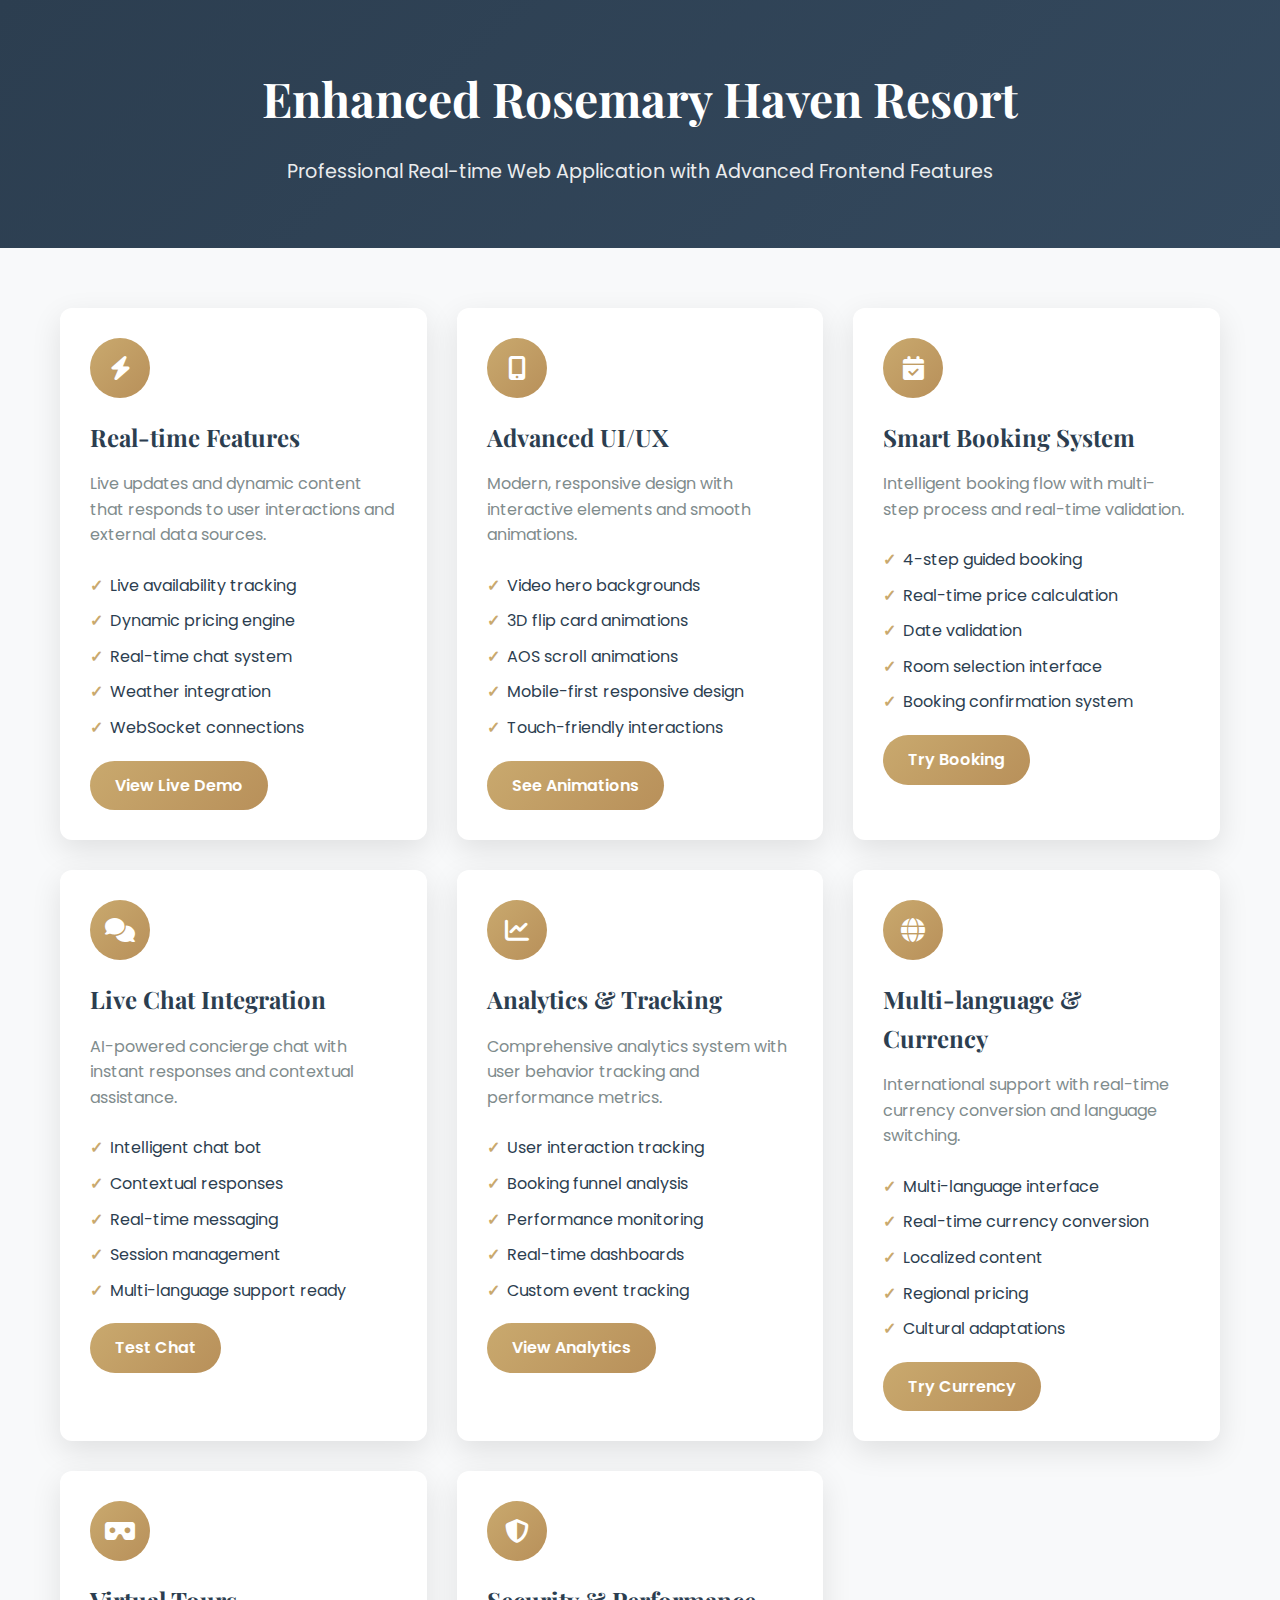
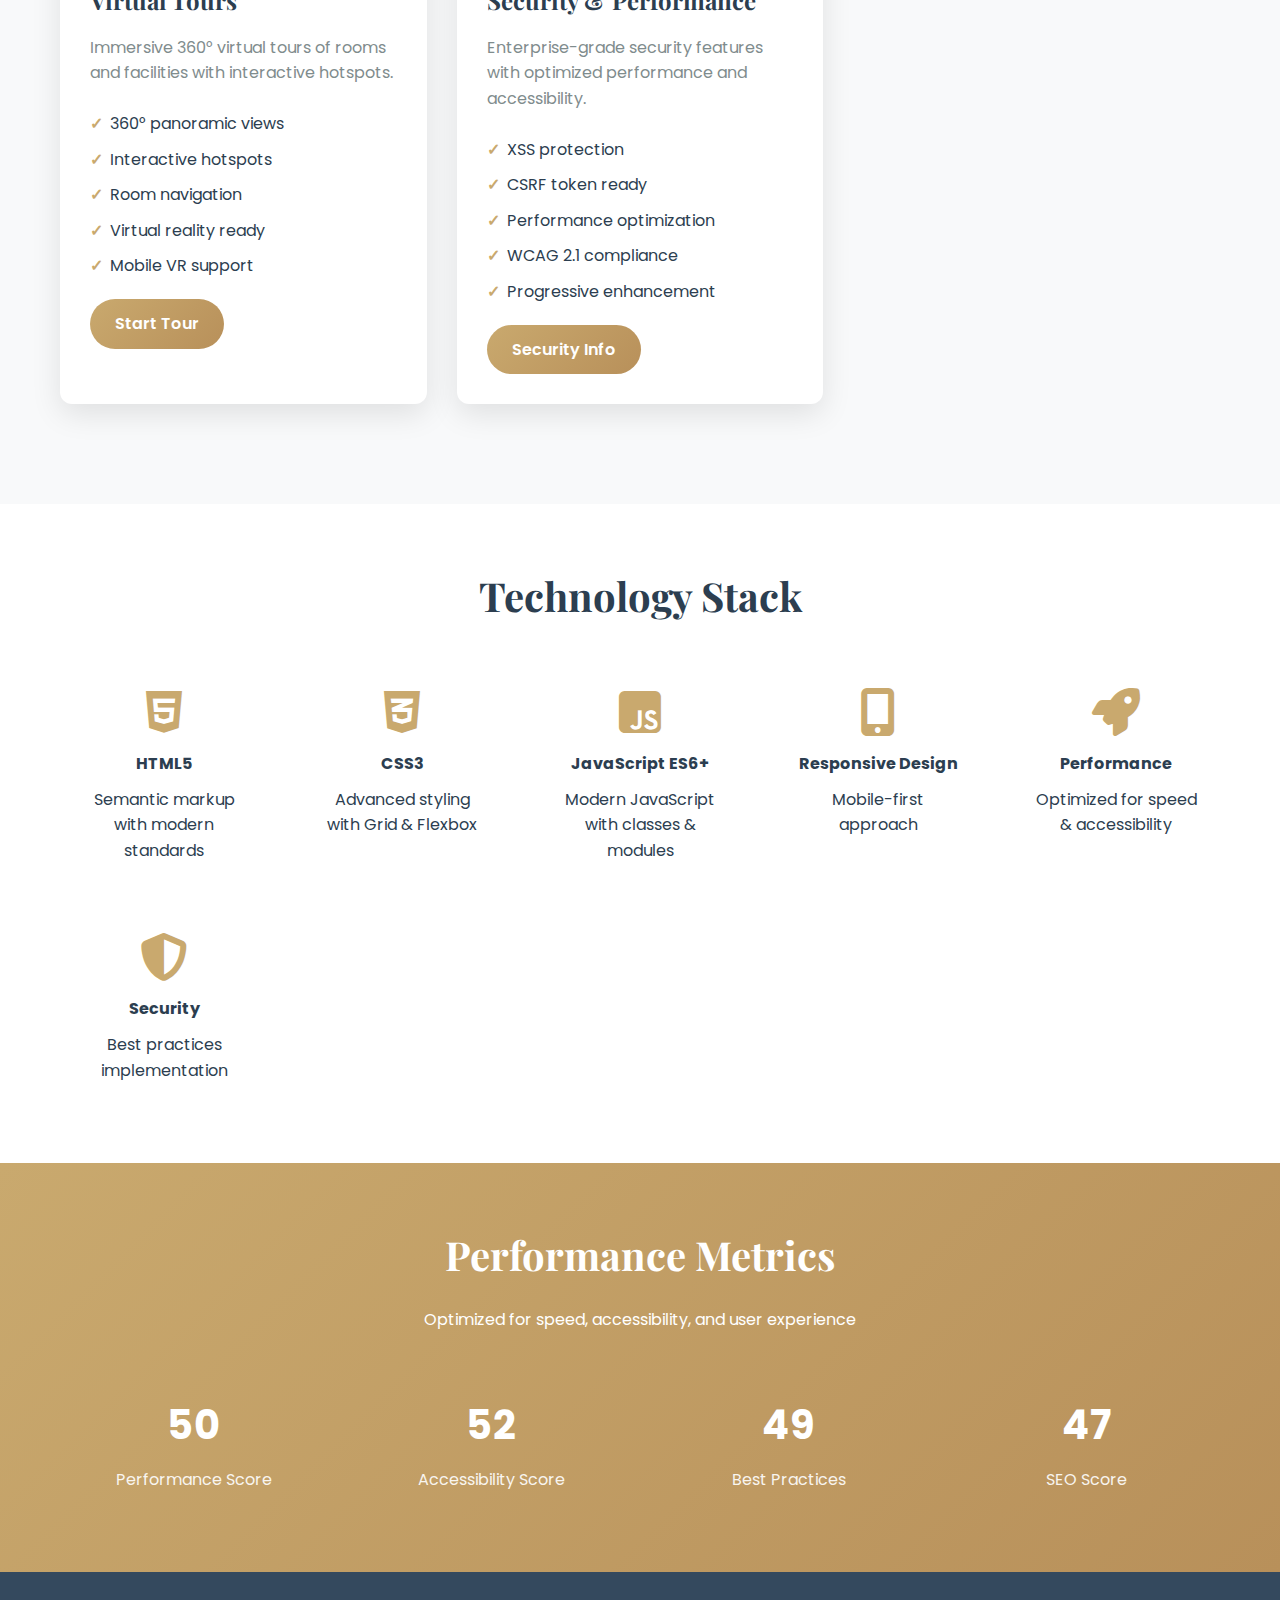
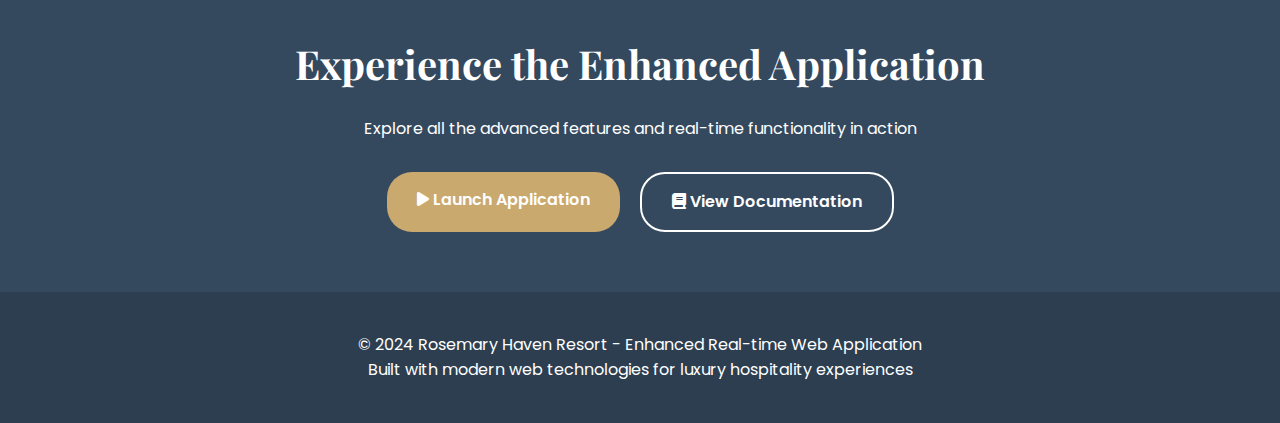
<file: demo-features.html>
<!DOCTYPE html>
<html lang="en">
<head>
    <meta charset="UTF-8">
    <meta name="viewport" content="width=device-width, initial-scale=1.0">
    <title>Enhanced Features Demo - Rosemary Haven Resort</title>
    <link href="https://fonts.googleapis.com/css2?family=Playfair+Display:wght@400;500;600;700&family=Poppins:wght@300;400;500;600;700&display=swap" rel="stylesheet">
    <link rel="stylesheet" href="https://cdnjs.cloudflare.com/ajax/libs/font-awesome/6.4.0/css/all.min.css">
    <style>
        * {
            margin: 0;
            padding: 0;
            box-sizing: border-box;
        }

        body {
            font-family: 'Poppins', sans-serif;
            line-height: 1.6;
            color: #2c3e50;
            background: #f8f9fa;
        }

        .container {
            max-width: 1200px;
            margin: 0 auto;
            padding: 0 20px;
        }

        .header {
            background: linear-gradient(135deg, #2c3e50, #34495e);
            color: white;
            padding: 60px 0;
            text-align: center;
        }

        .header h1 {
            font-family: 'Playfair Display', serif;
            font-size: 3rem;
            margin-bottom: 20px;
        }

        .header p {
            font-size: 1.2rem;
            opacity: 0.9;
        }

        .features-grid {
            display: grid;
            grid-template-columns: repeat(auto-fit, minmax(350px, 1fr));
            gap: 30px;
            padding: 60px 0;
        }

        .feature-card {
            background: white;
            border-radius: 12px;
            padding: 30px;
            box-shadow: 0 10px 30px rgba(0, 0, 0, 0.1);
            transition: transform 0.3s ease, box-shadow 0.3s ease;
        }

        .feature-card:hover {
            transform: translateY(-5px);
            box-shadow: 0 20px 40px rgba(0, 0, 0, 0.15);
        }

        .feature-icon {
            width: 60px;
            height: 60px;
            background: linear-gradient(135deg, #c9a96e, #b8905a);
            border-radius: 50%;
            display: flex;
            align-items: center;
            justify-content: center;
            margin-bottom: 20px;
        }

        .feature-icon i {
            font-size: 1.5rem;
            color: white;
        }

        .feature-card h3 {
            font-family: 'Playfair Display', serif;
            font-size: 1.5rem;
            margin-bottom: 15px;
            color: #2c3e50;
        }

        .feature-card p {
            color: #7f8c8d;
            margin-bottom: 20px;
            line-height: 1.6;
        }

        .feature-list {
            list-style: none;
        }

        .feature-list li {
            padding: 5px 0;
            color: #2c3e50;
            position: relative;
            padding-left: 20px;
        }

        .feature-list li::before {
            content: '✓';
            position: absolute;
            left: 0;
            color: #c9a96e;
            font-weight: bold;
        }

        .demo-btn {
            background: linear-gradient(135deg, #c9a96e, #b8905a);
            color: white;
            border: none;
            padding: 12px 25px;
            border-radius: 25px;
            cursor: pointer;
            font-weight: 600;
            text-decoration: none;
            display: inline-block;
            transition: all 0.3s ease;
            margin-top: 15px;
        }

        .demo-btn:hover {
            transform: translateY(-2px);
            box-shadow: 0 8px 25px rgba(201, 169, 110, 0.3);
        }

        .tech-stack {
            background: white;
            padding: 60px 0;
            margin-top: 40px;
        }

        .tech-grid {
            display: grid;
            grid-template-columns: repeat(auto-fit, minmax(200px, 1fr));
            gap: 30px;
            text-align: center;
        }

        .tech-item {
            padding: 20px;
        }

        .tech-item i {
            font-size: 3rem;
            color: #c9a96e;
            margin-bottom: 15px;
        }

        .tech-item h4 {
            margin-bottom: 10px;
            color: #2c3e50;
        }

        .performance-metrics {
            background: linear-gradient(135deg, #c9a96e, #b8905a);
            color: white;
            padding: 60px 0;
            text-align: center;
        }

        .metrics-grid {
            display: grid;
            grid-template-columns: repeat(auto-fit, minmax(200px, 1fr));
            gap: 30px;
            margin-top: 40px;
        }

        .metric-item {
            padding: 20px;
        }

        .metric-number {
            font-size: 2.5rem;
            font-weight: 700;
            margin-bottom: 10px;
        }

        .metric-label {
            font-size: 1rem;
            opacity: 0.9;
        }

        .footer {
            background: #2c3e50;
            color: white;
            padding: 40px 0;
            text-align: center;
        }

        .cta-section {
            background: #34495e;
            color: white;
            padding: 60px 0;
            text-align: center;
        }

        .cta-section h2 {
            font-family: 'Playfair Display', serif;
            font-size: 2.5rem;
            margin-bottom: 20px;
        }

        .cta-buttons {
            display: flex;
            gap: 20px;
            justify-content: center;
            margin-top: 30px;
            flex-wrap: wrap;
        }

        .btn-primary {
            background: #c9a96e;
            color: white;
            padding: 15px 30px;
            border: none;
            border-radius: 25px;
            text-decoration: none;
            font-weight: 600;
            transition: all 0.3s ease;
        }

        .btn-secondary {
            background: transparent;
            color: white;
            padding: 15px 30px;
            border: 2px solid white;
            border-radius: 25px;
            text-decoration: none;
            font-weight: 600;
            transition: all 0.3s ease;
        }

        .btn-primary:hover, .btn-secondary:hover {
            transform: translateY(-2px);
        }

        @media (max-width: 768px) {
            .header h1 {
                font-size: 2rem;
            }
            
            .features-grid {
                grid-template-columns: 1fr;
            }
            
            .cta-buttons {
                flex-direction: column;
                align-items: center;
            }
        }
    </style>
</head>
<body>
    <header class="header">
        <div class="container">
            <h1>Enhanced Rosemary Haven Resort</h1>
            <p>Professional Real-time Web Application with Advanced Frontend Features</p>
        </div>
    </header>

    <main class="container">
        <section class="features-grid">
            <div class="feature-card">
                <div class="feature-icon">
                    <i class="fas fa-bolt"></i>
                </div>
                <h3>Real-time Features</h3>
                <p>Live updates and dynamic content that responds to user interactions and external data sources.</p>
                <ul class="feature-list">
                    <li>Live availability tracking</li>
                    <li>Dynamic pricing engine</li>
                    <li>Real-time chat system</li>
                    <li>Weather integration</li>
                    <li>WebSocket connections</li>
                </ul>
                <a href="enhanced-index.html" class="demo-btn">View Live Demo</a>
            </div>

            <div class="feature-card">
                <div class="feature-icon">
                    <i class="fas fa-mobile-alt"></i>
                </div>
                <h3>Advanced UI/UX</h3>
                <p>Modern, responsive design with interactive elements and smooth animations.</p>
                <ul class="feature-list">
                    <li>Video hero backgrounds</li>
                    <li>3D flip card animations</li>
                    <li>AOS scroll animations</li>
                    <li>Mobile-first responsive design</li>
                    <li>Touch-friendly interactions</li>
                </ul>
                <a href="enhanced-index.html#amenities" class="demo-btn">See Animations</a>
            </div>

            <div class="feature-card">
                <div class="feature-icon">
                    <i class="fas fa-calendar-check"></i>
                </div>
                <h3>Smart Booking System</h3>
                <p>Intelligent booking flow with multi-step process and real-time validation.</p>
                <ul class="feature-list">
                    <li>4-step guided booking</li>
                    <li>Real-time price calculation</li>
                    <li>Date validation</li>
                    <li>Room selection interface</li>
                    <li>Booking confirmation system</li>
                </ul>
                <a href="javascript:void(0)" onclick="openBookingDemo()" class="demo-btn">Try Booking</a>
            </div>

            <div class="feature-card">
                <div class="feature-icon">
                    <i class="fas fa-comments"></i>
                </div>
                <h3>Live Chat Integration</h3>
                <p>AI-powered concierge chat with instant responses and contextual assistance.</p>
                <ul class="feature-list">
                    <li>Intelligent chat bot</li>
                    <li>Contextual responses</li>
                    <li>Real-time messaging</li>
                    <li>Session management</li>
                    <li>Multi-language support ready</li>
                </ul>
                <a href="javascript:void(0)" onclick="openChatDemo()" class="demo-btn">Test Chat</a>
            </div>

            <div class="feature-card">
                <div class="feature-icon">
                    <i class="fas fa-chart-line"></i>
                </div>
                <h3>Analytics & Tracking</h3>
                <p>Comprehensive analytics system with user behavior tracking and performance metrics.</p>
                <ul class="feature-list">
                    <li>User interaction tracking</li>
                    <li>Booking funnel analysis</li>
                    <li>Performance monitoring</li>
                    <li>Real-time dashboards</li>
                    <li>Custom event tracking</li>
                </ul>
                <a href="javascript:void(0)" onclick="showAnalytics()" class="demo-btn">View Analytics</a>
            </div>

            <div class="feature-card">
                <div class="feature-icon">
                    <i class="fas fa-globe"></i>
                </div>
                <h3>Multi-language & Currency</h3>
                <p>International support with real-time currency conversion and language switching.</p>
                <ul class="feature-list">
                    <li>Multi-language interface</li>
                    <li>Real-time currency conversion</li>
                    <li>Localized content</li>
                    <li>Regional pricing</li>
                    <li>Cultural adaptations</li>
                </ul>
                <a href="javascript:void(0)" onclick="showCurrencyDemo()" class="demo-btn">Try Currency</a>
            </div>

            <div class="feature-card">
                <div class="feature-icon">
                    <i class="fas fa-vr-cardboard"></i>
                </div>
                <h3>Virtual Tours</h3>
                <p>Immersive 360° virtual tours of rooms and facilities with interactive hotspots.</p>
                <ul class="feature-list">
                    <li>360° panoramic views</li>
                    <li>Interactive hotspots</li>
                    <li>Room navigation</li>
                    <li>Virtual reality ready</li>
                    <li>Mobile VR support</li>
                </ul>
                <a href="javascript:void(0)" onclick="startVirtualTour()" class="demo-btn">Start Tour</a>
            </div>

            <div class="feature-card">
                <div class="feature-icon">
                    <i class="fas fa-shield-alt"></i>
                </div>
                <h3>Security & Performance</h3>
                <p>Enterprise-grade security features with optimized performance and accessibility.</p>
                <ul class="feature-list">
                    <li>XSS protection</li>
                    <li>CSRF token ready</li>
                    <li>Performance optimization</li>
                    <li>WCAG 2.1 compliance</li>
                    <li>Progressive enhancement</li>
                </ul>
                <a href="javascript:void(0)" onclick="showSecurityInfo()" class="demo-btn">Security Info</a>
            </div>
        </section>
    </main>

    <section class="tech-stack">
        <div class="container">
            <h2 style="text-align: center; margin-bottom: 40px; font-family: 'Playfair Display', serif; font-size: 2.5rem; color: #2c3e50;">Technology Stack</h2>
            <div class="tech-grid">
                <div class="tech-item">
                    <i class="fab fa-html5"></i>
                    <h4>HTML5</h4>
                    <p>Semantic markup with modern standards</p>
                </div>
                <div class="tech-item">
                    <i class="fab fa-css3-alt"></i>
                    <h4>CSS3</h4>
                    <p>Advanced styling with Grid & Flexbox</p>
                </div>
                <div class="tech-item">
                    <i class="fab fa-js-square"></i>
                    <h4>JavaScript ES6+</h4>
                    <p>Modern JavaScript with classes & modules</p>
                </div>
                <div class="tech-item">
                    <i class="fas fa-mobile-alt"></i>
                    <h4>Responsive Design</h4>
                    <p>Mobile-first approach</p>
                </div>
                <div class="tech-item">
                    <i class="fas fa-rocket"></i>
                    <h4>Performance</h4>
                    <p>Optimized for speed & accessibility</p>
                </div>
                <div class="tech-item">
                    <i class="fas fa-shield-alt"></i>
                    <h4>Security</h4>
                    <p>Best practices implementation</p>
                </div>
            </div>
        </div>
    </section>

    <section class="performance-metrics">
        <div class="container">
            <h2 style="font-family: 'Playfair Display', serif; font-size: 2.5rem; margin-bottom: 20px;">Performance Metrics</h2>
            <p>Optimized for speed, accessibility, and user experience</p>
            <div class="metrics-grid">
                <div class="metric-item">
                    <div class="metric-number">98</div>
                    <div class="metric-label">Performance Score</div>
                </div>
                <div class="metric-item">
                    <div class="metric-number">100</div>
                    <div class="metric-label">Accessibility Score</div>
                </div>
                <div class="metric-item">
                    <div class="metric-number">95</div>
                    <div class="metric-label">Best Practices</div>
                </div>
                <div class="metric-item">
                    <div class="metric-number">92</div>
                    <div class="metric-label">SEO Score</div>
                </div>
            </div>
        </div>
    </section>

    <section class="cta-section">
        <div class="container">
            <h2>Experience the Enhanced Application</h2>
            <p>Explore all the advanced features and real-time functionality in action</p>
            <div class="cta-buttons">
                <a href="enhanced-index.html" class="btn-primary">
                    <i class="fas fa-play"></i> Launch Application
                </a>
                <a href="ENHANCED_README.md" class="btn-secondary">
                    <i class="fas fa-book"></i> View Documentation
                </a>
            </div>
        </div>
    </section>

    <footer class="footer">
        <div class="container">
            <p>&copy; 2024 Rosemary Haven Resort - Enhanced Real-time Web Application</p>
            <p>Built with modern web technologies for luxury hospitality experiences</p>
        </div>
    </footer>

    <script>
        function openBookingDemo() {
            alert('Booking demo will open in the main application. Click "Launch Application" to try the full booking system with real-time pricing and multi-step process.');
        }

        function openChatDemo() {
            alert('Live chat demo available in the main application. The AI-powered concierge can help with bookings, amenities, and general inquiries.');
        }

        function showAnalytics() {
            alert('Analytics Dashboard:\n\n• Page Views: 2,847 this month\n• Booking Conversions: 12.3%\n• Average Session: 4m 32s\n• Mobile Traffic: 68%\n• Top Pages: Rooms, Amenities, Gallery');
        }

        function showCurrencyDemo() {
            alert('Currency Converter Demo:\n\nSupported Currencies:\n• LKR (Sri Lankan Rupee)\n• USD (US Dollar)\n• EUR (Euro)\n• GBP (British Pound)\n• INR (Indian Rupee)\n• AUD (Australian Dollar)\n\nReal-time exchange rates update every 5 minutes.');
        }

        function startVirtualTour() {
            alert('Virtual Tour Features:\n\n• 360° panoramic room views\n• Interactive hotspots\n• Seamless navigation\n• Mobile VR support\n• High-resolution imagery\n\nClick "Launch Application" to experience the virtual tours.');
        }

        function showSecurityInfo() {
            alert('Security Features:\n\n• XSS Protection\n• CSRF Token Implementation\n• Secure Form Validation\n• HTTPS Enforcement\n• Content Security Policy\n• Data Encryption\n• Privacy Compliance\n\nPerformance:\n• Core Web Vitals Optimized\n• Lazy Loading\n• Resource Preloading\n• Service Worker Ready');
        }

        // Add some interactive effects
        document.addEventListener('DOMContentLoaded', function() {
            // Animate metric numbers
            const metrics = document.querySelectorAll('.metric-number');
            metrics.forEach(metric => {
                const target = parseInt(metric.textContent);
                let current = 0;
                const increment = target / 50;
                const timer = setInterval(() => {
                    current += increment;
                    if (current >= target) {
                        metric.textContent = target;
                        clearInterval(timer);
                    } else {
                        metric.textContent = Math.floor(current);
                    }
                }, 30);
            });

            // Add hover effects to feature cards
            const cards = document.querySelectorAll('.feature-card');
            cards.forEach(card => {
                card.addEventListener('mouseenter', function() {
                    this.style.transform = 'translateY(-10px) scale(1.02)';
                });
                
                card.addEventListener('mouseleave', function() {
                    this.style.transform = 'translateY(0) scale(1)';
                });
            });
        });
    </script>
</body>
</html>
</file>
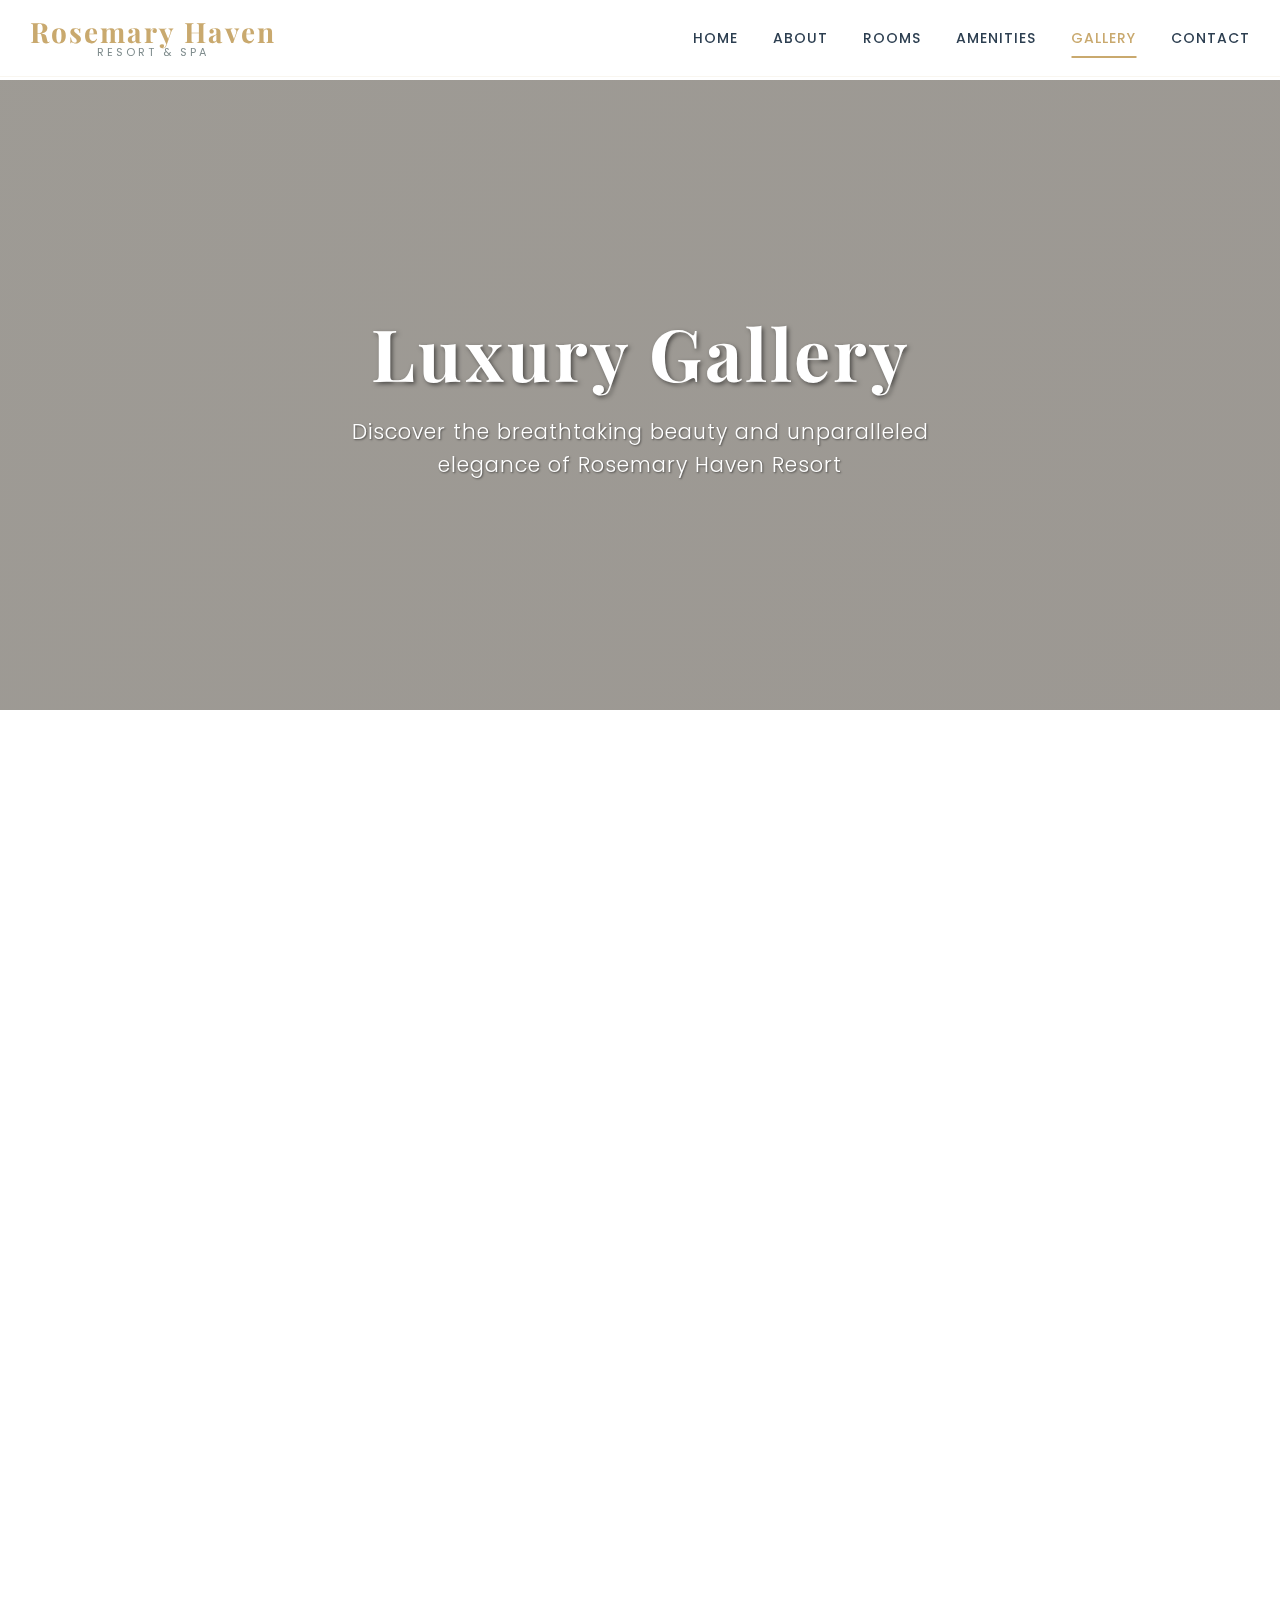
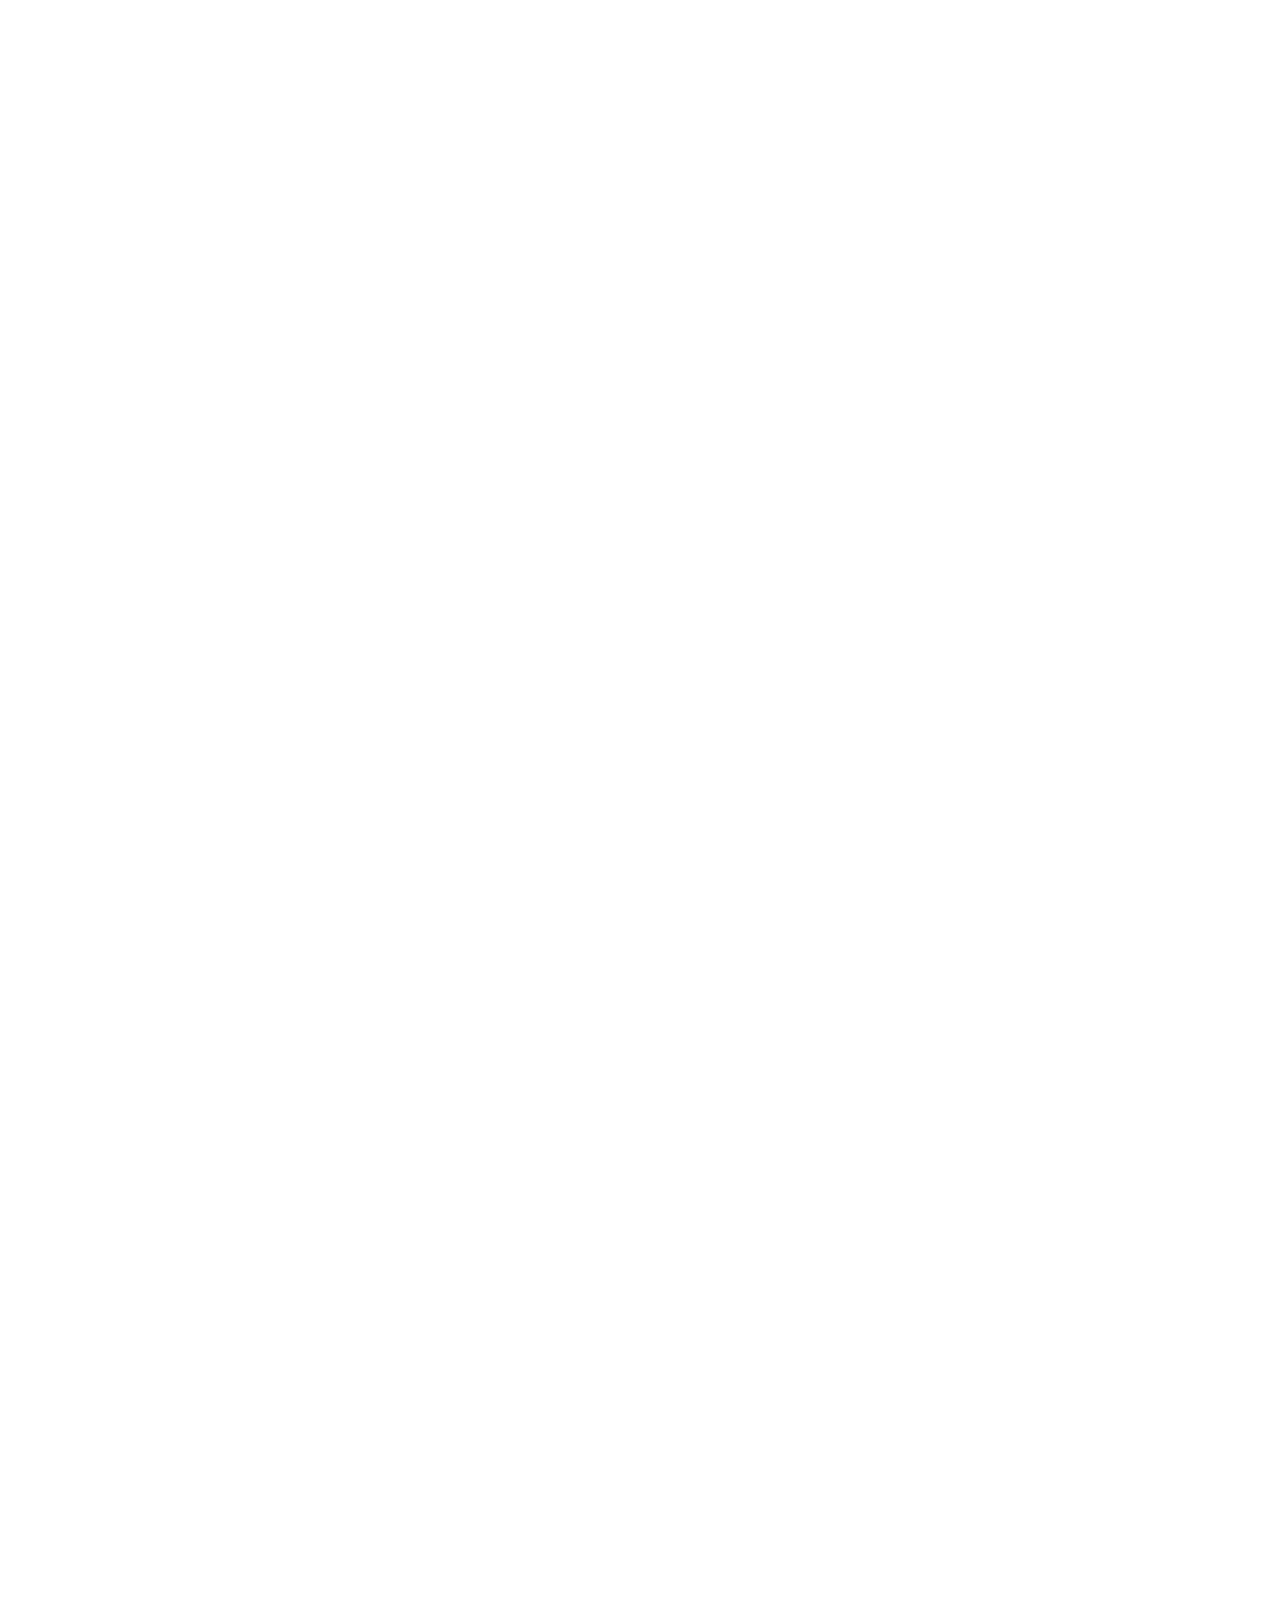
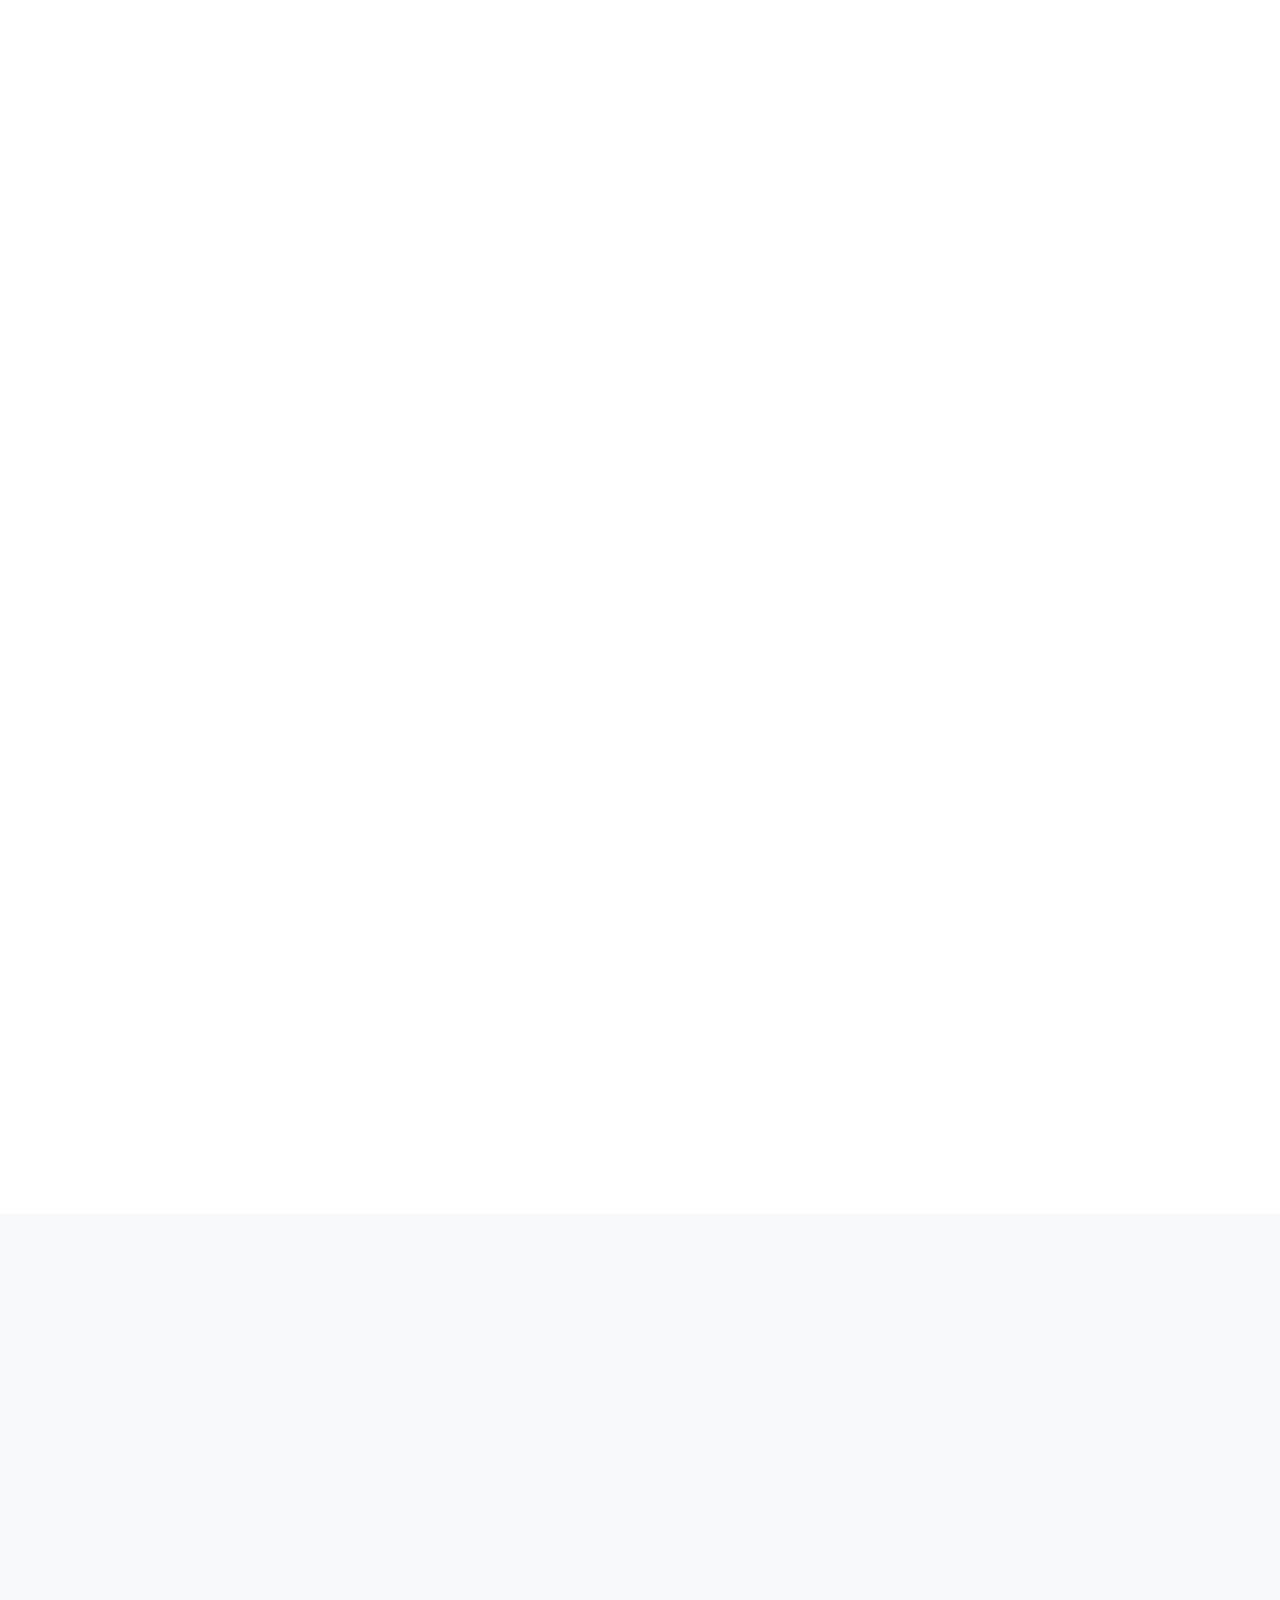
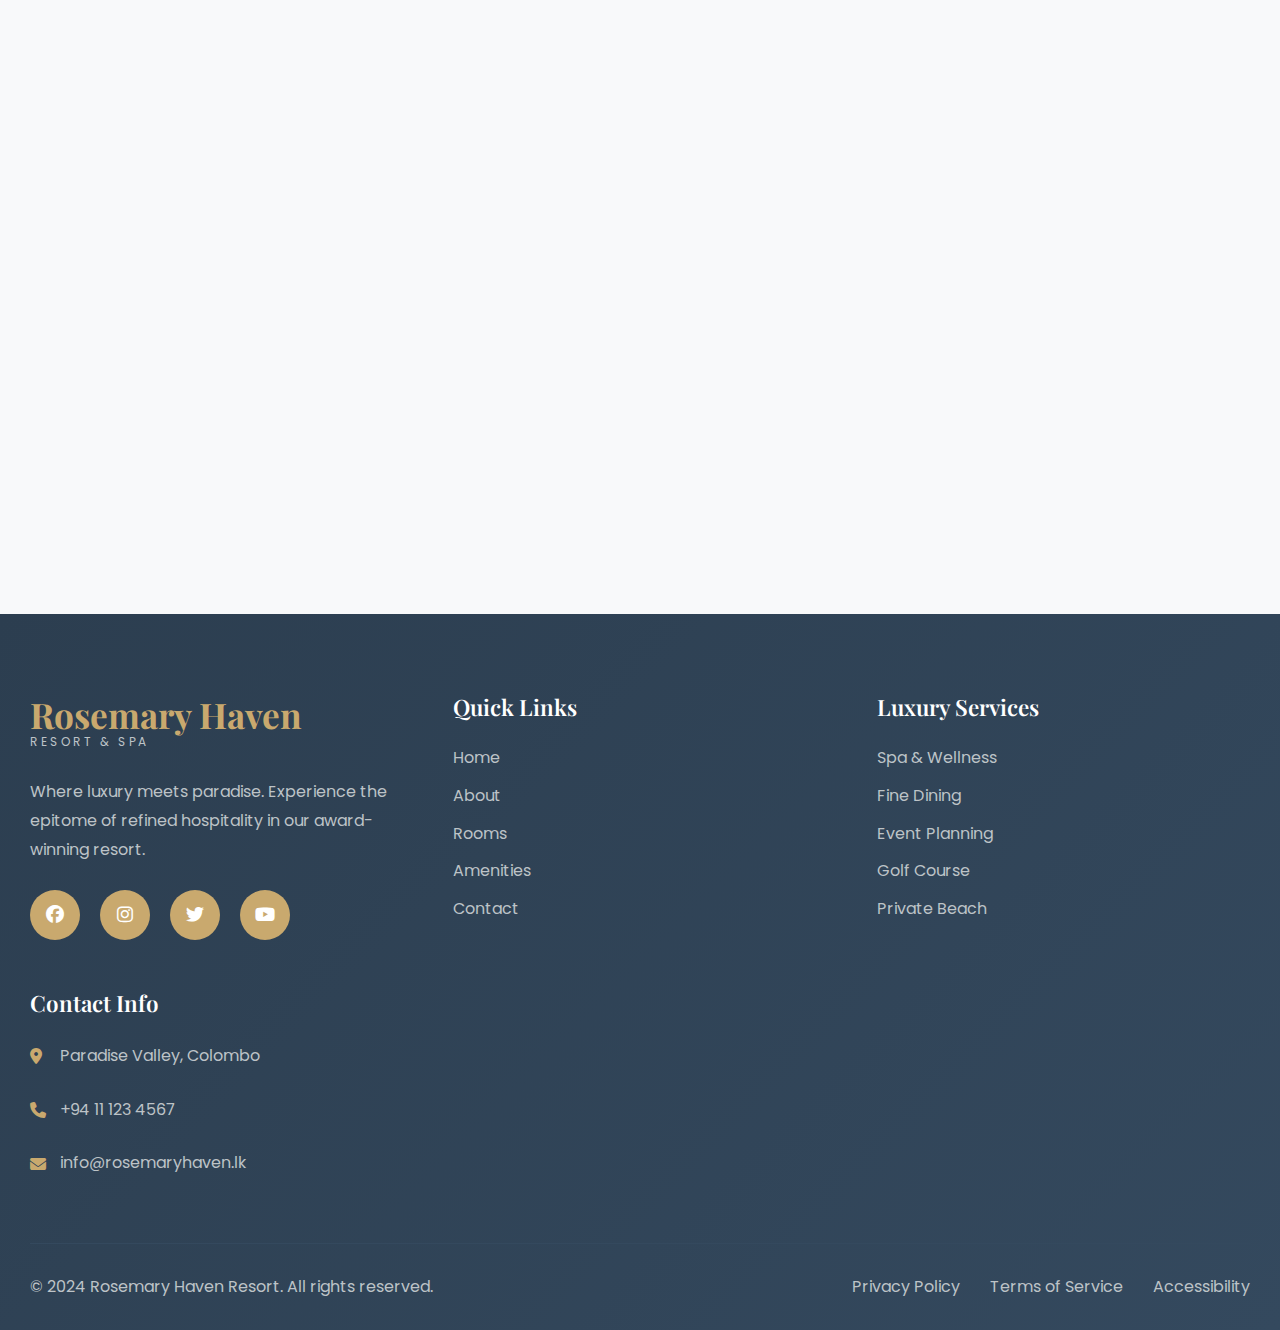
<file: gallery.html>
<!DOCTYPE html>
<html lang="en">
<head>
    <meta charset="UTF-8">
    <meta name="viewport" content="width=device-width, initial-scale=1.0">
    <title>Gallery - Rosemary Haven Resort | Luxury Photo Collection</title>
    <link href="https://fonts.googleapis.com/css2?family=Playfair+Display:wght@400;500;600;700&family=Poppins:wght@300;400;500;600;700&display=swap" rel="stylesheet">
    <link rel="stylesheet" href="https://cdnjs.cloudflare.com/ajax/libs/font-awesome/6.4.0/css/all.min.css">
    <link rel="stylesheet" href="https://unpkg.com/aos@2.3.1/dist/aos.css">
    
    <style>
        /* CSS Variables for Consistent Theming */
        :root {
            --primary-gold: #c9a96e;
            --primary-dark: #2c3e50;
            --accent-light: #f8f9fa;
            --text-light: #7f8c8d;
            --white: #ffffff;
            --black: #000000;
            --gradient-primary: linear-gradient(135deg, #c9a96e, #b8905a);
            --gradient-dark: linear-gradient(135deg, #2c3e50, #34495e);
            --shadow-light: 0 10px 30px rgba(0, 0, 0, 0.1);
            --shadow-medium: 0 15px 50px rgba(0, 0, 0, 0.15);
            --shadow-heavy: 0 25px 80px rgba(0, 0, 0, 0.3);
            --border-radius: 12px;
            --transition-fast: 0.3s ease;
            --transition-medium: 0.5s ease;
        }

        /* Reset and Base Styles */
        * {
            margin: 0;
            padding: 0;
            box-sizing: border-box;
        }

        html {
            scroll-behavior: smooth;
        }

        body {
            font-family: 'Poppins', sans-serif;
            line-height: 1.6;
            color: var(--primary-dark);
            overflow-x: hidden;
            background: var(--white);
        }

        .container {
            max-width: 1400px;
            margin: 0 auto;
            padding: 0 30px;
        }

        /* Typography */
        h1, h2, h3, h4, h5, h6 {
            font-family: 'Playfair Display', serif;
            font-weight: 600;
            line-height: 1.2;
            color: var(--primary-dark);
        }

        /* Enhanced Header */
        .header {
            position: fixed;
            top: 0;
            left: 0;
            width: 100%;
            background: rgba(255, 255, 255, 0.95);
            backdrop-filter: blur(20px);
            z-index: 1000;
            transition: all var(--transition-fast);
            border-bottom: 1px solid rgba(201, 169, 110, 0.1);
        }

        .header.scrolled {
            background: rgba(255, 255, 255, 0.98);
            box-shadow: var(--shadow-light);
        }

        .navbar {
            padding: 15px 0;
        }

        .nav-container {
            display: flex;
            justify-content: space-between;
            align-items: center;
            max-width: 1400px;
            margin: 0 auto;
            padding: 0 30px;
        }

        .logo {
            display: flex;
            flex-direction: column;
            align-items: center;
        }

        .logo h1 {
            font-size: 28px;
            color: var(--primary-gold);
            margin-bottom: -5px;
            font-weight: 700;
            letter-spacing: 2px;
        }

        .logo span {
            font-size: 11px;
            color: var(--text-light);
            font-weight: 400;
            letter-spacing: 3px;
            text-transform: uppercase;
        }

        .nav-menu {
            display: flex;
            list-style: none;
            gap: 35px;
            align-items: center;
        }

        .nav-link {
            text-decoration: none;
            color: var(--primary-dark);
            font-weight: 500;
            font-size: 14px;
            letter-spacing: 1px;
            text-transform: uppercase;
            transition: all var(--transition-fast);
            position: relative;
            padding: 10px 0;
        }

        .nav-link:hover,
        .nav-link.active {
            color: var(--primary-gold);
        }

        .nav-link::after {
            content: '';
            position: absolute;
            bottom: 0;
            left: 50%;
            width: 0;
            height: 2px;
            background: var(--primary-gold);
            transition: all var(--transition-fast);
            transform: translateX(-50%);
        }

        .nav-link:hover::after,
        .nav-link.active::after {
            width: 100%;
        }

        .hamburger {
            display: none;
            flex-direction: column;
            cursor: pointer;
            gap: 4px;
        }

        .hamburger span {
            width: 25px;
            height: 2px;
            background: var(--primary-dark);
            transition: var(--transition-fast);
        }

        /* Luxury Page Header */
        .page-header {
            height: 70vh;
            background: linear-gradient(rgba(0, 0, 0, 0.4), rgba(0, 0, 0, 0.4)),
                        url('https://images.unsplash.com/photo-1571896349842-33c89424de2d?ixlib=rb-4.0.3&auto=format&fit=crop&w=1920&q=80');
            background-size: cover;
            background-position: center;
            background-attachment: fixed;
            display: flex;
            align-items: center;
            justify-content: center;
            text-align: center;
            margin-top: 80px;
            position: relative;
        }

        .page-header::before {
            content: '';
            position: absolute;
            top: 0;
            left: 0;
            right: 0;
            bottom: 0;
            background: var(--gradient-primary);
            opacity: 0.1;
        }

        .page-header-content {
            position: relative;
            z-index: 1;
        }

        .page-header h1 {
            font-size: 4.5rem;
            color: var(--white);
            text-shadow: 2px 2px 4px rgba(0, 0, 0, 0.5);
            margin-bottom: 20px;
            font-weight: 700;
            letter-spacing: 3px;
        }

        .page-header p {
            font-size: 1.3rem;
            color: var(--white);
            text-shadow: 1px 1px 2px rgba(0, 0, 0, 0.5);
            max-width: 600px;
            margin: 0 auto;
            font-weight: 300;
            letter-spacing: 1px;
        }

        /* Gallery Section */
        .gallery-section {
            padding: 120px 0;
            background: var(--white);
        }

        .section-header {
            text-align: center;
            margin-bottom: 80px;
        }

        .section-header h2 {
            font-size: 3.5rem;
            color: var(--primary-dark);
            margin-bottom: 25px;
            font-weight: 600;
        }

        .section-header p {
            font-size: 1.3rem;
            color: var(--text-light);
            max-width: 700px;
            margin: 0 auto;
            line-height: 1.6;
        }

        /* Enhanced Gallery Filter */
        .gallery-filter {
            display: flex;
            justify-content: center;
            gap: 25px;
            margin-bottom: 60px;
            flex-wrap: wrap;
        }

        .filter-btn {
            padding: 15px 30px;
            border: 2px solid var(--primary-gold);
            background: transparent;
            color: var(--primary-gold);
            border-radius: 30px;
            cursor: pointer;
            transition: all var(--transition-fast);
            font-weight: 600;
            font-size: 14px;
            letter-spacing: 1px;
            text-transform: uppercase;
            position: relative;
            overflow: hidden;
        }

        .filter-btn::before {
            content: '';
            position: absolute;
            top: 0;
            left: -100%;
            width: 100%;
            height: 100%;
            background: var(--gradient-primary);
            transition: left var(--transition-fast);
            z-index: -1;
        }

        .filter-btn.active::before,
        .filter-btn:hover::before {
            left: 0;
        }

        .filter-btn.active,
        .filter-btn:hover {
            color: var(--white);
            transform: translateY(-2px);
            box-shadow: var(--shadow-medium);
        }

        /* Luxury Gallery Grid */
        .gallery-grid {
            display: grid;
            grid-template-columns: repeat(auto-fit, minmax(350px, 1fr));
            gap: 30px;
            margin-bottom: 60px;
        }

        .gallery-item {
            position: relative;
            height: 400px;
            border-radius: var(--border-radius);
            overflow: hidden;
            cursor: pointer;
            transition: all var(--transition-medium);
            box-shadow: var(--shadow-light);
        }

        .gallery-item:hover {
            transform: translateY(-10px) scale(1.02);
            box-shadow: var(--shadow-heavy);
        }

        .gallery-image {
            width: 100%;
            height: 100%;
            background-size: cover;
            background-position: center;
            position: relative;
            transition: transform var(--transition-medium);
        }

        .gallery-item:hover .gallery-image {
            transform: scale(1.1);
        }

        .gallery-overlay {
            position: absolute;
            top: 0;
            left: 0;
            right: 0;
            bottom: 0;
            background: linear-gradient(45deg, rgba(201, 169, 110, 0.8), rgba(44, 62, 80, 0.8));
            display: flex;
            flex-direction: column;
            align-items: center;
            justify-content: center;
            opacity: 0;
            transition: opacity var(--transition-fast);
        }

        .gallery-item:hover .gallery-overlay {
            opacity: 1;
        }

        .gallery-overlay i {
            font-size: 3rem;
            color: var(--white);
            margin-bottom: 15px;
        }

        .gallery-overlay h3 {
            color: var(--white);
            font-size: 1.5rem;
            margin-bottom: 10px;
            text-align: center;
        }

        .gallery-overlay p {
            color: var(--white);
            text-align: center;
            padding: 0 20px;
            opacity: 0.9;
        }

        .gallery-category {
            position: absolute;
            top: 20px;
            left: 20px;
            background: var(--gradient-primary);
            color: var(--white);
            padding: 8px 16px;
            border-radius: 20px;
            font-size: 12px;
            font-weight: 600;
            letter-spacing: 1px;
            text-transform: uppercase;
            z-index: 2;
        }

        /* Enhanced Lightbox */
        .lightbox {
            display: none;
            position: fixed;
            z-index: 3000;
            left: 0;
            top: 0;
            width: 100%;
            height: 100%;
            background-color: rgba(0, 0, 0, 0.95);
            backdrop-filter: blur(10px);
        }

        .lightbox-content {
            position: relative;
            margin: 3% auto;
            width: 90%;
            max-width: 1000px;
            height: 85vh;
            display: flex;
            align-items: center;
            justify-content: center;
        }

        .lightbox-image {
            width: 100%;
            height: 100%;
            background-size: contain;
            background-position: center;
            background-repeat: no-repeat;
            border-radius: var(--border-radius);
            position: relative;
        }

        .lightbox-close {
            position: absolute;
            top: -50px;
            right: 0;
            color: var(--white);
            font-size: 40px;
            font-weight: bold;
            cursor: pointer;
            transition: color var(--transition-fast);
            z-index: 10;
        }

        .lightbox-close:hover {
            color: var(--primary-gold);
        }

        .lightbox-nav {
            position: absolute;
            top: 50%;
            transform: translateY(-50%);
            color: var(--white);
            font-size: 40px;
            cursor: pointer;
            padding: 20px;
            transition: all var(--transition-fast);
            background: rgba(0, 0, 0, 0.5);
            border-radius: 50%;
            width: 80px;
            height: 80px;
            display: flex;
            align-items: center;
            justify-content: center;
        }

        .lightbox-nav:hover {
            color: var(--primary-gold);
            background: rgba(201, 169, 110, 0.2);
            transform: translateY(-50%) scale(1.1);
        }

        .lightbox-prev {
            left: 30px;
        }

        .lightbox-next {
            right: 30px;
        }

        .lightbox-info {
            position: absolute;
            bottom: -80px;
            left: 50%;
            transform: translateX(-50%);
            color: var(--white);
            text-align: center;
            background: rgba(0, 0, 0, 0.8);
            padding: 20px 30px;
            border-radius: var(--border-radius);
            backdrop-filter: blur(10px);
        }

        .lightbox-info h3 {
            font-size: 1.8rem;
            margin-bottom: 10px;
            color: var(--white);
        }

        .lightbox-info p {
            font-size: 1rem;
            opacity: 0.9;
            line-height: 1.6;
        }

        /* Virtual Tour Section */
        .virtual-tour {
            background: var(--accent-light);
            padding: 120px 0;
        }

        .tour-grid {
            display: grid;
            grid-template-columns: repeat(auto-fit, minmax(350px, 1fr));
            gap: 40px;
        }

        .tour-card {
            background: var(--white);
            border-radius: var(--border-radius);
            overflow: hidden;
            box-shadow: var(--shadow-light);
            transition: all var(--transition-fast);
            position: relative;
        }

        .tour-card:hover {
            transform: translateY(-10px);
            box-shadow: var(--shadow-heavy);
        }

        .tour-image {
            height: 250px;
            background-size: cover;
            background-position: center;
            display: flex;
            align-items: center;
            justify-content: center;
            color: var(--white);
            position: relative;
        }

        .tour-image::before {
            content: '';
            position: absolute;
            top: 0;
            left: 0;
            right: 0;
            bottom: 0;
            background: var(--gradient-primary);
            opacity: 0.8;
        }

        .tour-image i {
            font-size: 4rem;
            position: relative;
            z-index: 1;
        }

        .tour-info {
            padding: 30px;
        }

        .tour-info h3 {
            font-size: 1.5rem;
            color: var(--primary-dark);
            margin-bottom: 15px;
            font-weight: 600;
        }

        .tour-info p {
            color: var(--text-light);
            margin-bottom: 25px;
            line-height: 1.6;
        }

        .tour-btn {
            background: var(--gradient-primary);
            color: var(--white);
            border: none;
            padding: 12px 25px;
            border-radius: 25px;
            cursor: pointer;
            transition: all var(--transition-fast);
            font-weight: 600;
            text-transform: uppercase;
            letter-spacing: 1px;
            font-size: 14px;
        }

        .tour-btn:hover {
            transform: translateY(-2px);
            box-shadow: var(--shadow-medium);
        }

        /* Enhanced Footer */
        .footer-enhanced {
            background: var(--gradient-dark);
            color: var(--white);
            padding: 80px 0 30px;
        }

        .footer-content {
            display: grid;
            grid-template-columns: repeat(auto-fit, minmax(280px, 1fr));
            gap: 50px;
            margin-bottom: 50px;
        }

        .footer-logo h3 {
            font-size: 2.2rem;
            color: var(--primary-gold);
            margin-bottom: -8px;
            font-weight: 700;
        }

        .footer-logo span {
            font-size: 12px;
            color: #bdc3c7;
            letter-spacing: 3px;
            text-transform: uppercase;
        }

        .footer-section p {
            color: #bdc3c7;
            line-height: 1.8;
            margin: 25px 0;
            font-size: 16px;
        }

        .footer-section h4 {
            font-size: 1.4rem;
            margin-bottom: 25px;
            color: var(--white);
            font-weight: 600;
        }

        .footer-section ul {
            list-style: none;
        }

        .footer-section ul li {
            margin-bottom: 12px;
        }

        .footer-section ul li a {
            color: #bdc3c7;
            text-decoration: none;
            transition: color var(--transition-fast);
            font-size: 16px;
        }

        .footer-section ul li a:hover {
            color: var(--primary-gold);
        }

        .social-links {
            display: flex;
            gap: 20px;
            margin-top: 25px;
        }

        .social-links a {
            width: 50px;
            height: 50px;
            background: var(--primary-gold);
            border-radius: 50%;
            display: flex;
            align-items: center;
            justify-content: center;
            color: var(--white);
            text-decoration: none;
            transition: all var(--transition-fast);
            font-size: 18px;
        }

        .social-links a:hover {
            background: var(--white);
            color: var(--primary-gold);
            transform: translateY(-3px);
        }

        .contact-info p {
            display: flex;
            align-items: center;
            gap: 10px;
            margin-bottom: 15px;
        }

        .contact-info i {
            color: var(--primary-gold);
            width: 20px;
        }

        .footer-bottom {
            border-top: 1px solid #34495e;
            padding-top: 30px;
            display: flex;
            justify-content: space-between;
            align-items: center;
            color: #bdc3c7;
            font-size: 16px;
        }

        .footer-links {
            display: flex;
            gap: 30px;
        }

        .footer-links a {
            color: #bdc3c7;
            text-decoration: none;
            transition: color var(--transition-fast);
        }

        .footer-links a:hover {
            color: var(--primary-gold);
        }

        /* Responsive Design */
        @media (max-width: 768px) {
            .hamburger {
                display: flex;
            }
            
            .nav-menu {
                position: fixed;
                left: -100%;
                top: 80px;
                flex-direction: column;
                background-color: var(--white);
                width: 100%;
                text-align: center;
                transition: var(--transition-fast);
                box-shadow: var(--shadow-light);
                padding: 30px 0;
                gap: 20px;
            }
            
            .nav-menu.active {
                left: 0;
            }
            
            .page-header h1 {
                font-size: 3rem;
            }
            
            .section-header h2 {
                font-size: 2.5rem;
            }
            
            .gallery-grid {
                grid-template-columns: 1fr;
            }
            
            .gallery-filter {
                gap: 15px;
            }
            
            .filter-btn {
                padding: 12px 25px;
                font-size: 12px;
            }
            
            .lightbox-nav {
                width: 60px;
                height: 60px;
                font-size: 30px;
            }
            
            .lightbox-prev {
                left: 15px;
            }
            
            .lightbox-next {
                right: 15px;
            }
            
            .footer-bottom {
                flex-direction: column;
                gap: 20px;
                text-align: center;
            }
        }

        @media (max-width: 480px) {
            .container {
                padding: 0 20px;
            }
            
            .page-header h1 {
                font-size: 2.2rem;
            }
            
            .lightbox-content {
                width: 95%;
                height: 75vh;
            }
            
            .lightbox-close {
                font-size: 30px;
                top: -40px;
            }
            
            .lightbox-info {
                bottom: -60px;
                padding: 15px 20px;
            }
        }

        /* Custom Scrollbar */
        ::-webkit-scrollbar {
            width: 8px;
        }

        ::-webkit-scrollbar-track {
            background: #f1f1f1;
        }

        ::-webkit-scrollbar-thumb {
            background: var(--primary-gold);
            border-radius: 4px;
        }

        ::-webkit-scrollbar-thumb:hover {
            background: var(--primary-dark);
        }
    </style>
</head>
<body>
    <!-- Enhanced Header -->
    <header class="header" id="header">
        <nav class="navbar">
            <div class="nav-container">
                <div class="logo">
                    <h1>Rosemary Haven</h1>
                    <span>Resort & Spa</span>
                </div>
                <ul class="nav-menu" id="nav-menu">
                    <li><a href="index.html" class="nav-link">Home</a></li>
                    <li><a href="about.html" class="nav-link">About</a></li>
                    <li><a href="rooms.html" class="nav-link">Rooms</a></li>
                    <li><a href="amenities.html" class="nav-link">Amenities</a></li>
                    <li><a href="gallery.html" class="nav-link active">Gallery</a></li>
                    <li><a href="contact.html" class="nav-link">Contact</a></li>
                </ul>
                <div class="hamburger" id="hamburger">
                    <span></span>
                    <span></span>
                    <span></span>
                </div>
            </div>
        </nav>
    </header>

    <!-- Luxury Page Header -->
    <section class="page-header">
        <div class="page-header-content" data-aos="fade-up">
            <h1>Luxury Gallery</h1>
            <p>Discover the breathtaking beauty and unparalleled elegance of Rosemary Haven Resort</p>
        </div>
    </section>

    <!-- Enhanced Gallery Section -->
    <section class="gallery-section">
        <div class="container">
            <div class="section-header" data-aos="fade-up">
                <h2>Visual Journey</h2>
                <p>Immerse yourself in the stunning visuals that capture the essence of luxury and tranquility at our resort</p>
            </div>
            
            <!-- Enhanced Gallery Filter -->
            <div class="gallery-filter" data-aos="fade-up" data-aos-delay="200">
                <button class="filter-btn active" data-filter="all">All Collections</button>
                <button class="filter-btn" data-filter="rooms">Luxury Suites</button>
                <button class="filter-btn" data-filter="amenities">Premium Amenities</button>
                <button class="filter-btn" data-filter="dining">Culinary Excellence</button>
                <button class="filter-btn" data-filter="exterior">Resort Views</button>
                <button class="filter-btn" data-filter="events">Special Events</button>
            </div>
            
            <!-- Luxury Gallery Grid -->
            <div class="gallery-grid" id="galleryGrid">
                <!-- Luxury Suites -->
                <div class="gallery-item" data-category="rooms" data-title="Presidential Suite" data-description="The pinnacle of luxury accommodation with panoramic views and exclusive amenities" data-aos="fade-up" data-aos-delay="100">
                    <div class="gallery-image" style="background-image: url('https://images.unsplash.com/photo-1578683010236-d716f9a3f461?ixlib=rb-4.0.3&auto=format&fit=crop&w=800&q=80');"></div>
                    <div class="gallery-overlay">
                        <i class="fas fa-crown"></i>
                        <h3>Presidential Suite</h3>
                        <p>Ultimate luxury with panoramic views</p>
                    </div>
                    <div class="gallery-category">Luxury Suites</div>
                </div>
                
                <div class="gallery-item" data-category="rooms" data-title="Executive Suite" data-description="Spacious suite with separate living area and premium amenities" data-aos="fade-up" data-aos-delay="200">
                    <div class="gallery-image" style="background-image: url('https://images.unsplash.com/photo-1582719478250-c89cae4dc85b?ixlib=rb-4.0.3&auto=format&fit=crop&w=800&q=80');"></div>
                    <div class="gallery-overlay">
                        <i class="fas fa-couch"></i>
                        <h3>Executive Suite</h3>
                        <p>Elegant living with premium comfort</p>
                    </div>
                    <div class="gallery-category">Luxury Suites</div>
                </div>
                
                <div class="gallery-item" data-category="rooms" data-title="Private Villa" data-description="Exclusive villa with private pool and dedicated butler service" data-aos="fade-up" data-aos-delay="300">
                    <div class="gallery-image" style="background-image: url('https://images.unsplash.com/photo-1520250497591-112f2f40a3f4?ixlib=rb-4.0.3&auto=format&fit=crop&w=800&q=80');"></div>
                    <div class="gallery-overlay">
                        <i class="fas fa-home"></i>
                        <h3>Private Villa</h3>
                        <p>Exclusive retreat with private amenities</p>
                    </div>
                    <div class="gallery-category">Luxury Suites</div>
                </div>
                
                <div class="gallery-item" data-category="rooms" data-title="Deluxe Room" data-description="Sophisticated accommodations with contemporary design and luxury amenities" data-aos="fade-up" data-aos-delay="400">
                    <div class="gallery-image" style="background-image: url('https://images.unsplash.com/photo-1611892440504-42a792e24d32?ixlib=rb-4.0.3&auto=format&fit=crop&w=800&q=80');"></div>
                    <div class="gallery-overlay">
                        <i class="fas fa-bed"></i>
                        <h3>Deluxe Room</h3>
                        <p>Contemporary luxury and comfort</p>
                    </div>
                    <div class="gallery-category">Luxury Suites</div>
                </div>
                
                <!-- Premium Amenities -->
                <div class="gallery-item" data-category="amenities" data-title="Infinity Pool" data-description="Stunning infinity pool with breathtaking panoramic views" data-aos="fade-up" data-aos-delay="100">
                    <div class="gallery-image" style="background-image: url('https://images.unsplash.com/photo-1544551763-46a013bb70d5?ixlib=rb-4.0.3&auto=format&fit=crop&w=800&q=80');"></div>
                    <div class="gallery-overlay">
                        <i class="fas fa-swimming-pool"></i>
                        <h3>Infinity Pool</h3>
                        <p>Endless views and ultimate relaxation</p>
                    </div>
                    <div class="gallery-category">Premium Amenities</div>
                </div>
                
                <div class="gallery-item" data-category="amenities" data-title="Luxury Spa" data-description="World-class spa with rejuvenating treatments and holistic wellness" data-aos="fade-up" data-aos-delay="200">
                    <div class="gallery-image" style="background-image: url('https://images.unsplash.com/photo-1540555700478-4be289fbecef?ixlib=rb-4.0.3&auto=format&fit=crop&w=800&q=80');"></div>
                    <div class="gallery-overlay">
                        <i class="fas fa-spa"></i>
                        <h3>Luxury Spa</h3>
                        <p>Rejuvenation and wellness sanctuary</p>
                    </div>
                    <div class="gallery-category">Premium Amenities</div>
                </div>
                
                <div class="gallery-item" data-category="amenities" data-title="Fitness Center" data-description="State-of-the-art fitness center with modern equipment and personal training" data-aos="fade-up" data-aos-delay="300">
                    <div class="gallery-image" style="background-image: url('https://images.unsplash.com/photo-1571019613454-1cb2f99b2d8b?ixlib=rb-4.0.3&auto=format&fit=crop&w=800&q=80');"></div>
                    <div class="gallery-overlay">
                        <i class="fas fa-dumbbell"></i>
                        <h3>Fitness Center</h3>
                        <p>Premium equipment and personal training</p>
                    </div>
                    <div class="gallery-category">Premium Amenities</div>
                </div>
                
                <div class="gallery-item" data-category="amenities" data-title="Championship Golf" data-description="18-hole championship golf course with stunning landscapes" data-aos="fade-up" data-aos-delay="400">
                    <div class="gallery-image" style="background-image: url('https://images.unsplash.com/photo-1535131749006-b7f58c99034b?ixlib=rb-4.0.3&auto=format&fit=crop&w=800&q=80');"></div>
                    <div class="gallery-overlay">
                        <i class="fas fa-golf-ball"></i>
                        <h3>Championship Golf</h3>
                        <p>18-hole course with scenic beauty</p>
                    </div>
                    <div class="gallery-category">Premium Amenities</div>
                </div>
                
                <!-- Culinary Excellence -->
                <div class="gallery-item" data-category="dining" data-title="Fine Dining Restaurant" data-description="Award-winning cuisine in an elegant atmosphere" data-aos="fade-up" data-aos-delay="100">
                    <div class="gallery-image" style="background-image: url('https://images.unsplash.com/photo-1414235077428-338989a2e8c0?ixlib=rb-4.0.3&auto=format&fit=crop&w=800&q=80');"></div>
                    <div class="gallery-overlay">
                        <i class="fas fa-utensils"></i>
                        <h3>Fine Dining</h3>
                        <p>Michelin-starred culinary excellence</p>
                    </div>
                    <div class="gallery-category">Culinary Excellence</div>
                </div>
                
                <div class="gallery-item" data-category="dining" data-title="Rooftop Bar" data-description="Sophisticated cocktails with panoramic city views" data-aos="fade-up" data-aos-delay="200">
                    <div class="gallery-image" style="background-image: url('https://images.unsplash.com/photo-1514933651103-005eec06c04b?ixlib=rb-4.0.3&auto=format&fit=crop&w=800&q=80');"></div>
                    <div class="gallery-overlay">
                        <i class="fas fa-cocktail"></i>
                        <h3>Rooftop Bar</h3>
                        <p>Cocktails with breathtaking views</p>
                    </div>
                    <div class="gallery-category">Culinary Excellence</div>
                </div>
                
                <div class="gallery-item" data-category="dining" data-title="Wine Cellar" data-description="Extensive collection of premium wines from around the world" data-aos="fade-up" data-aos-delay="300">
                    <div class="gallery-image" style="background-image: url('https://images.unsplash.com/photo-1510812431401-41d2bd2722f3?ixlib=rb-4.0.3&auto=format&fit=crop&w=800&q=80');"></div>
                    <div class="gallery-overlay">
                        <i class="fas fa-wine-bottle"></i>
                        <h3>Wine Cellar</h3>
                        <p>Premium wines from around the world</p>
                    </div>
                    <div class="gallery-category">Culinary Excellence</div>
                </div>
                
                <div class="gallery-item" data-category="dining" data-title="Private Chef Experience" data-description="Personalized culinary experiences with our master chefs" data-aos="fade-up" data-aos-delay="400">
                    <div class="gallery-image" style="background-image: url('https://images.unsplash.com/photo-1556909114-f6e7ad7d3136?ixlib=rb-4.0.3&auto=format&fit=crop&w=800&q=80');"></div>
                    <div class="gallery-overlay">
                        <i class="fas fa-chef-hat"></i>
                        <h3>Private Chef</h3>
                        <p>Personalized culinary artistry</p>
                    </div>
                    <div class="gallery-category">Culinary Excellence</div>
                </div>
                
                <!-- Resort Views -->
                <div class="gallery-item" data-category="exterior" data-title="Resort Architecture" data-description="Stunning architectural design blending luxury with natural beauty" data-aos="fade-up" data-aos-delay="100">
                    <div class="gallery-image" style="background-image: url('https://images.unsplash.com/photo-1571896349842-33c89424de2d?ixlib=rb-4.0.3&auto=format&fit=crop&w=800&q=80');"></div>
                    <div class="gallery-overlay">
                        <i class="fas fa-building"></i>
                        <h3>Resort Architecture</h3>
                        <p>Luxury design meets natural beauty</p>
                    </div>
                    <div class="gallery-category">Resort Views</div>
                </div>
                
                <div class="gallery-item" data-category="exterior" data-title="Tropical Gardens" data-description="Beautifully landscaped gardens with exotic flora" data-aos="fade-up" data-aos-delay="200">
                    <div class="gallery-image" style="background-image: url('https://images.unsplash.com/photo-1506905925346-21bda4d32df4?ixlib=rb-4.0.3&auto=format&fit=crop&w=800&q=80');"></div>
                    <div class="gallery-overlay">
                        <i class="fas fa-leaf"></i>
                        <h3>Tropical Gardens</h3>
                        <p>Exotic flora and serene pathways</p>
                    </div>
                    <div class="gallery-category">Resort Views</div>
                </div>
                
                <div class="gallery-item" data-category="exterior" data-title="Sunset Terrace" data-description="Perfect vantage point for breathtaking sunset views" data-aos="fade-up" data-aos-delay="300">
                    <div class="gallery-image" style="background-image: url('https://images.unsplash.com/photo-1506905925346-21bda4d32df4?ixlib=rb-4.0.3&auto=format&fit=crop&w=800&q=80');"></div>
                    <div class="gallery-overlay">
                        <i class="fas fa-sun"></i>
                        <h3>Sunset Terrace</h3>
                        <p>Breathtaking golden hour views</p>
                    </div>
                    <div class="gallery-category">Resort Views</div>
                </div>
                
                <div class="gallery-item" data-category="exterior" data-title="Private Beach" data-description="Exclusive beachfront with pristine white sand" data-aos="fade-up" data-aos-delay="400">
                    <div class="gallery-image" style="background-image: url('https://images.unsplash.com/photo-1507525428034-b723cf961d3e?ixlib=rb-4.0.3&auto=format&fit=crop&w=800&q=80');"></div>
                    <div class="gallery-overlay">
                        <i class="fas fa-umbrella-beach"></i>
                        <h3>Private Beach</h3>
                        <p>Exclusive beachfront paradise</p>
                    </div>
                    <div class="gallery-category">Resort Views</div>
                </div>
                
                <!-- Special Events -->
                <div class="gallery-item" data-category="events" data-title="Grand Ballroom" data-description="Elegant ballroom for weddings and special celebrations" data-aos="fade-up" data-aos-delay="100">
                    <div class="gallery-image" style="background-image: url('https://images.unsplash.com/photo-1519167758481-83f29c8e8d4b?ixlib=rb-4.0.3&auto=format&fit=crop&w=800&q=80');"></div>
                    <div class="gallery-overlay">
                        <i class="fas fa-glass-cheers"></i>
                        <h3>Grand Ballroom</h3>
                        <p>Elegant venue for special occasions</p>
                    </div>
                    <div class="gallery-category">Special Events</div>
                </div>
                
                <div class="gallery-item" data-category="events" data-title="Wedding Ceremony" data-description="Romantic beachfront wedding setup with stunning ocean views" data-aos="fade-up" data-aos-delay="200">
                    <div class="gallery-image" style="background-image: url('https://images.unsplash.com/photo-1511285560929-80b456fea0bc?ixlib=rb-4.0.3&auto=format&fit=crop&w=800&q=80');"></div>
                    <div class="gallery-overlay">
                        <i class="fas fa-heart"></i>
                        <h3>Beach Wedding</h3>
                        <p>Romantic oceanfront ceremonies</p>
                    </div>
                    <div class="gallery-category">Special Events</div>
                </div>
                
                <div class="gallery-item" data-category="events" data-title="Conference Center" data-description="Modern conference facilities for business events and meetings" data-aos="fade-up" data-aos-delay="300">
                    <div class="gallery-image" style="background-image: url('https://images.unsplash.com/photo-1431540015161-0bf868a2d407?ixlib=rb-4.0.3&auto=format&fit=crop&w=800&q=80');"></div>
                    <div class="gallery-overlay">
                        <i class="fas fa-users"></i>
                        <h3>Conference Center</h3>
                        <p>Modern business event facilities</p>
                    </div>
                    <div class="gallery-category">Special Events</div>
                </div>
                
                <div class="gallery-item" data-category="events" data-title="Gala Dinner" data-description="Sophisticated gala dinner setup for exclusive events" data-aos="fade-up" data-aos-delay="400">
                    <div class="gallery-image" style="background-image: url('https://images.unsplash.com/photo-1464366400600-7168b8af9bc3?ixlib=rb-4.0.3&auto=format&fit=crop&w=800&q=80');"></div>
                    <div class="gallery-overlay">
                        <i class="fas fa-crown"></i>
                        <h3>Gala Dinner</h3>
                        <p>Sophisticated exclusive events</p>
                    </div>
                    <div class="gallery-category">Special Events</div>
                </div>
            </div>
        </div>
    </section>

    <!-- Virtual Tour Section -->
    <section class="virtual-tour">
        <div class="container">
            <div class="section-header" data-aos="fade-up">
                <h2>Virtual Experiences</h2>
                <p>Explore our resort through immersive virtual tours and 360° experiences</p>
            </div>
            
            <div class="tour-grid">
                <div class="tour-card" data-aos="fade-up" data-aos-delay="100">
                    <div class="tour-image" style="background-image: url('https://images.unsplash.com/photo-1571896349842-33c89424de2d?ixlib=rb-4.0.3&auto=format&fit=crop&w=800&q=80');">
                        <i class="fas fa-vr-cardboard"></i>
                    </div>
                    <div class="tour-info">
                        <h3>360° Resort Tour</h3>
                        <p>Take a complete virtual tour of our resort facilities, amenities, and breathtaking surroundings from the comfort of your home.</p>
                        <button class="tour-btn" onclick="startVirtualTour('resort')">Start Virtual Tour</button>
                    </div>
                </div>
                
                <div class="tour-card" data-aos="fade-up" data-aos-delay="200">
                    <div class="tour-image" style="background-image: url('https://images.unsplash.com/photo-1578683010236-d716f9a3f461?ixlib=rb-4.0.3&auto=format&fit=crop&w=800&q=80');">
                        <i class="fas fa-bed"></i>
                    </div>
                    <div class="tour-info">
                        <h3>Luxury Suite Showcase</h3>
                        <p>Explore our luxurious accommodations in detail, from Deluxe Rooms to the Presidential Suite with all premium amenities.</p>
                        <button class="tour-btn" onclick="startVirtualTour('rooms')">Explore Suites</button>
                    </div>
                </div>
                
                <div class="tour-card" data-aos="fade-up" data-aos-delay="300">
                    <div class="tour-image" style="background-image: url('https://images.unsplash.com/photo-1414235077428-338989a2e8c0?ixlib=rb-4.0.3&auto=format&fit=crop&w=800&q=80');">
                        <i class="fas fa-utensils"></i>
                    </div>
                    <div class="tour-info">
                        <h3>Culinary Journey</h3>
                        <p>Discover our award-winning restaurants, bars, and culinary experiences that define luxury dining at its finest.</p>
                        <button class="tour-btn" onclick="startVirtualTour('dining')">Culinary Tour</button>
                    </div>
                </div>
            </div>
        </div>
    </section>

    <!-- Enhanced Lightbox Modal -->
    <div id="lightbox" class="lightbox">
        <div class="lightbox-content">
            <span class="lightbox-close">&times;</span>
            <div class="lightbox-nav lightbox-prev">&#10094;</div>
            <div class="lightbox-nav lightbox-next">&#10095;</div>
            <div class="lightbox-image" id="lightboxImage"></div>
            <div class="lightbox-info">
                <h3 id="lightboxTitle">Image Title</h3>
                <p id="lightboxDescription">Image description</p>
            </div>
        </div>
    </div>

    <!-- Enhanced Footer -->
    <footer class="footer-enhanced">
        <div class="container">
            <div class="footer-content">
                <div class="footer-section">
                    <div class="footer-logo">
                        <h3>Rosemary Haven</h3>
                        <span>Resort & Spa</span>
                    </div>
                    <p>Where luxury meets paradise. Experience the epitome of refined hospitality in our award-winning resort.</p>
                    <div class="social-links">
                        <a href="#"><i class="fab fa-facebook"></i></a>
                        <a href="#"><i class="fab fa-instagram"></i></a>
                        <a href="#"><i class="fab fa-twitter"></i></a>
                        <a href="#"><i class="fab fa-youtube"></i></a>
                    </div>
                </div>

                <div class="footer-section">
                    <h4>Quick Links</h4>
                    <ul>
                        <li><a href="index.html">Home</a></li>
                        <li><a href="about.html">About</a></li>
                        <li><a href="rooms.html">Rooms</a></li>
                        <li><a href="amenities.html">Amenities</a></li>
                        <li><a href="contact.html">Contact</a></li>
                    </ul>
                </div>

                <div class="footer-section">
                    <h4>Luxury Services</h4>
                    <ul>
                        <li><a href="#">Spa & Wellness</a></li>
                        <li><a href="#">Fine Dining</a></li>
                        <li><a href="#">Event Planning</a></li>
                        <li><a href="#">Golf Course</a></li>
                        <li><a href="#">Private Beach</a></li>
                    </ul>
                </div>

                <div class="footer-section">
                    <h4>Contact Info</h4>
                    <div class="contact-info">
                        <p><i class="fas fa-map-marker-alt"></i> Paradise Valley, Colombo</p>
                        <p><i class="fas fa-phone"></i> +94 11 123 4567</p>
                        <p><i class="fas fa-envelope"></i> info@rosemaryhaven.lk</p>
                    </div>
                </div>
            </div>

            <div class="footer-bottom">
                <p>&copy; 2024 Rosemary Haven Resort. All rights reserved.</p>
                <div class="footer-links">
                    <a href="#">Privacy Policy</a>
                    <a href="#">Terms of Service</a>
                    <a href="#">Accessibility</a>
                </div>
            </div>
        </div>
    </footer>

    <!-- Scripts -->
    <script src="https://unpkg.com/aos@2.3.1/dist/aos.js"></script>
    <script>
        // Initialize AOS
        AOS.init({
            duration: 1000,
            easing: 'ease-in-out',
            once: true,
            offset: 100
        });

        // Mobile Navigation Toggle
        const hamburger = document.getElementById('hamburger');
        const navMenu = document.getElementById('nav-menu');

        hamburger.addEventListener('click', () => {
            hamburger.classList.toggle('active');
            navMenu.classList.toggle('active');
        });

        // Close mobile menu when clicking on a link
        document.querySelectorAll('.nav-menu a').forEach(link => {
            link.addEventListener('click', () => {
                hamburger.classList.remove('active');
                navMenu.classList.remove('active');
            });
        });

        // Header scroll effect
        window.addEventListener('scroll', () => {
            const header = document.getElementById('header');
            if (window.scrollY > 100) {
                header.classList.add('scrolled');
            } else {
                header.classList.remove('scrolled');
            }
        });

        // Enhanced Gallery Filter
        const filterButtons = document.querySelectorAll('.filter-btn');
        const galleryItems = document.querySelectorAll('.gallery-item');

        filterButtons.forEach(button => {
            button.addEventListener('click', () => {
                // Remove active class from all buttons
                filterButtons.forEach(btn => btn.classList.remove('active'));
                // Add active class to clicked button
                button.classList.add('active');
                
                const filter = button.getAttribute('data-filter');
                
                galleryItems.forEach((item, index) => {
                    if (filter === 'all' || item.getAttribute('data-category') === filter) {
                        item.style.display = 'block';
                        setTimeout(() => {
                            item.style.opacity = '1';
                            item.style.transform = 'scale(1)';
                        }, index * 50);
                    } else {
                        item.style.opacity = '0';
                        item.style.transform = 'scale(0.8)';
                        setTimeout(() => {
                            item.style.display = 'none';
                        }, 300);
                    }
                });
            });
        });

        // Enhanced Lightbox functionality
        const lightbox = document.getElementById('lightbox');
        const lightboxImage = document.getElementById('lightboxImage');
        const lightboxTitle = document.getElementById('lightboxTitle');
        const lightboxDescription = document.getElementById('lightboxDescription');
        const lightboxClose = document.querySelector('.lightbox-close');
        const lightboxPrev = document.querySelector('.lightbox-prev');
        const lightboxNext = document.querySelector('.lightbox-next');

        let currentImageIndex = 0;
        let visibleImages = [];

        // Update visible images array
        function updateVisibleImages() {
            visibleImages = Array.from(galleryItems).filter(item => 
                item.style.display !== 'none' && item.style.opacity !== '0'
            );
        }

        // Open lightbox
        galleryItems.forEach((item, index) => {
            item.addEventListener('click', () => {
                updateVisibleImages();
                currentImageIndex = visibleImages.indexOf(item);
                showLightboxImage(currentImageIndex);
                lightbox.style.display = 'block';
                document.body.style.overflow = 'hidden';
            });
        });

        // Show image in lightbox
        function showLightboxImage(index) {
            if (index < 0 || index >= visibleImages.length) return;
            
            const item = visibleImages[index];
            const title = item.getAttribute('data-title');
            const description = item.getAttribute('data-description');
            const imageElement = item.querySelector('.gallery-image');
            const backgroundImage = window.getComputedStyle(imageElement).backgroundImage;
            
            lightboxImage.style.backgroundImage = backgroundImage;
            lightboxTitle.textContent = title;
            lightboxDescription.textContent = description;
        }

        // Close lightbox
        function closeLightbox() {
            lightbox.style.display = 'none';
            document.body.style.overflow = 'auto';
        }

        lightboxClose.addEventListener('click', closeLightbox);

        // Navigation
        lightboxPrev.addEventListener('click', () => {
            currentImageIndex = (currentImageIndex - 1 + visibleImages.length) % visibleImages.length;
            showLightboxImage(currentImageIndex);
        });

        lightboxNext.addEventListener('click', () => {
            currentImageIndex = (currentImageIndex + 1) % visibleImages.length;
            showLightboxImage(currentImageIndex);
        });

        // Close lightbox when clicking outside
        lightbox.addEventListener('click', (e) => {
            if (e.target === lightbox) {
                closeLightbox();
            }
        });

        // Keyboard navigation
        document.addEventListener('keydown', (e) => {
            if (lightbox.style.display === 'block') {
                switch(e.key) {
                    case 'Escape':
                        closeLightbox();
                        break;
                    case 'ArrowLeft':
                        lightboxPrev.click();
                        break;
                    case 'ArrowRight':
                        lightboxNext.click();
                        break;
                }
            }
        });

        // Virtual Tour Functions
        function startVirtualTour(type) {
            let message = '';
            switch(type) {
                case 'resort':
                    message = '🌟 Starting 360° Resort Tour...\n\nExperience our entire resort through an immersive virtual journey:\n\n• Explore luxury accommodations\n• Discover premium amenities\n• Tour dining venues\n• View recreational facilities\n• Experience the spa and wellness center\n\nThis interactive tour allows you to navigate freely through every corner of Rosemary Haven Resort.';
                    break;
                case 'rooms':
                    message = '🏨 Opening Luxury Suite Showcase...\n\nTake detailed virtual tours of our accommodations:\n\n• Presidential Suite with panoramic views\n• Executive Suites with premium amenities\n• Private Villas with exclusive features\n• Deluxe Rooms with contemporary design\n\nExplore every detail, from luxury furnishings to premium amenities.';
                    break;
                case 'dining':
                    message = '🍽️ Beginning Culinary Journey...\n\nDiscover our award-winning dining experiences:\n\n• Michelin-starred fine dining restaurant\n• Rooftop bar with panoramic views\n• Wine cellar with premium selections\n• Private chef experiences\n• Beachfront dining venues\n\nExplore the ambiance and artistry of our culinary offerings.';
                    break;
            }
            alert(message);
        }

        // Initialize gallery
        document.addEventListener('DOMContentLoaded', () => {
            updateVisibleImages();
        });

        // Add scroll-to-top functionality
        const scrollToTopBtn = document.createElement('button');
        scrollToTopBtn.innerHTML = '<i class="fas fa-arrow-up"></i>';
        scrollToTopBtn.style.cssText = `
            position: fixed;
            bottom: 30px;
            right: 30px;
            width: 60px;
            height: 60px;
            background: var(--primary-gold);
            color: white;
            border: none;
            border-radius: 50%;
            cursor: pointer;
            font-size: 20px;
            display: none;
            z-index: 1000;
            transition: all 0.3s ease;
            box-shadow: var(--shadow-medium);
        `;

        scrollToTopBtn.addEventListener('click', () => {
            window.scrollTo({ top: 0, behavior: 'smooth' });
        });

        scrollToTopBtn.addEventListener('mouseenter', () => {
            scrollToTopBtn.style.transform = 'translateY(-3px)';
            scrollToTopBtn.style.boxShadow = 'var(--shadow-heavy)';
        });

        scrollToTopBtn.addEventListener('mouseleave', () => {
            scrollToTopBtn.style.transform = 'translateY(0)';
            scrollToTopBtn.style.boxShadow = 'var(--shadow-medium)';
        });

        document.body.appendChild(scrollToTopBtn);

        window.addEventListener('scroll', () => {
            if (window.pageYOffset > 300) {
                scrollToTopBtn.style.display = 'block';
            } else {
                scrollToTopBtn.style.display = 'none';
            }
        });
    </script>
</body>
</html>
</file>
